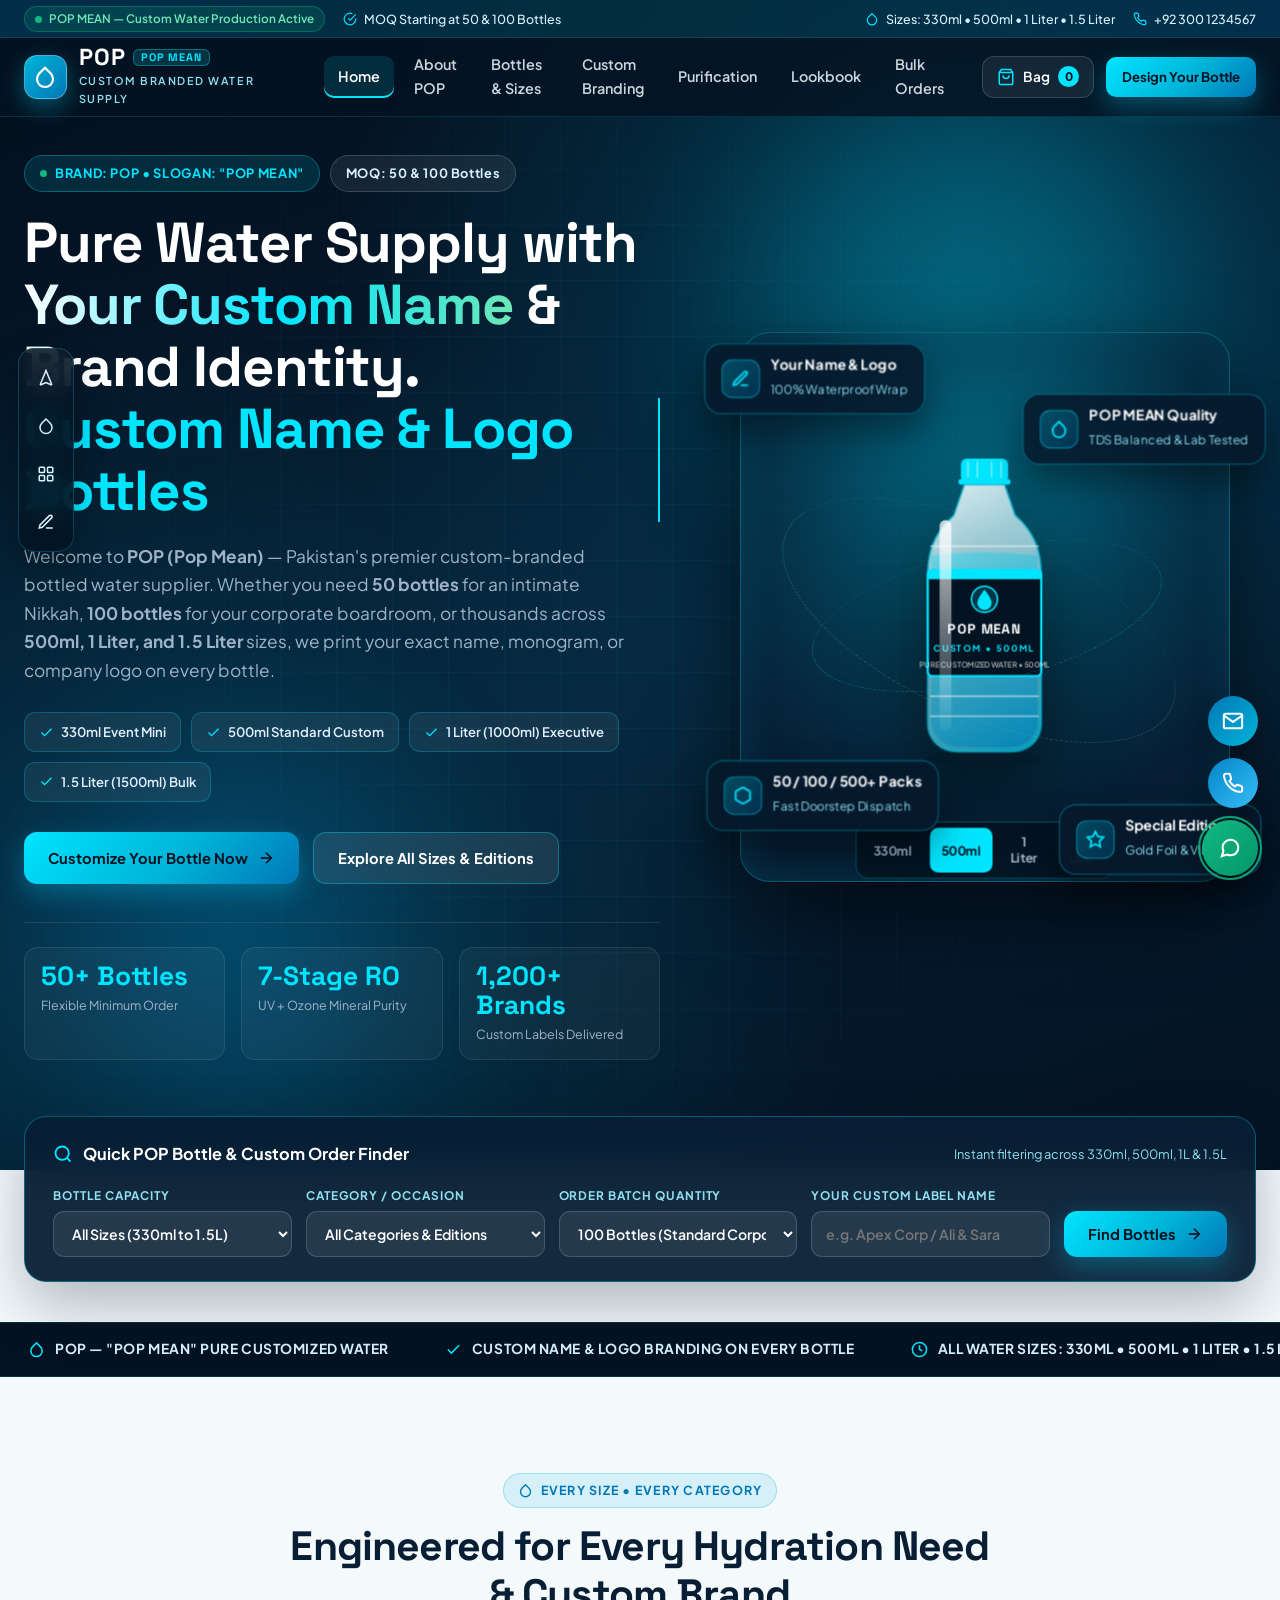
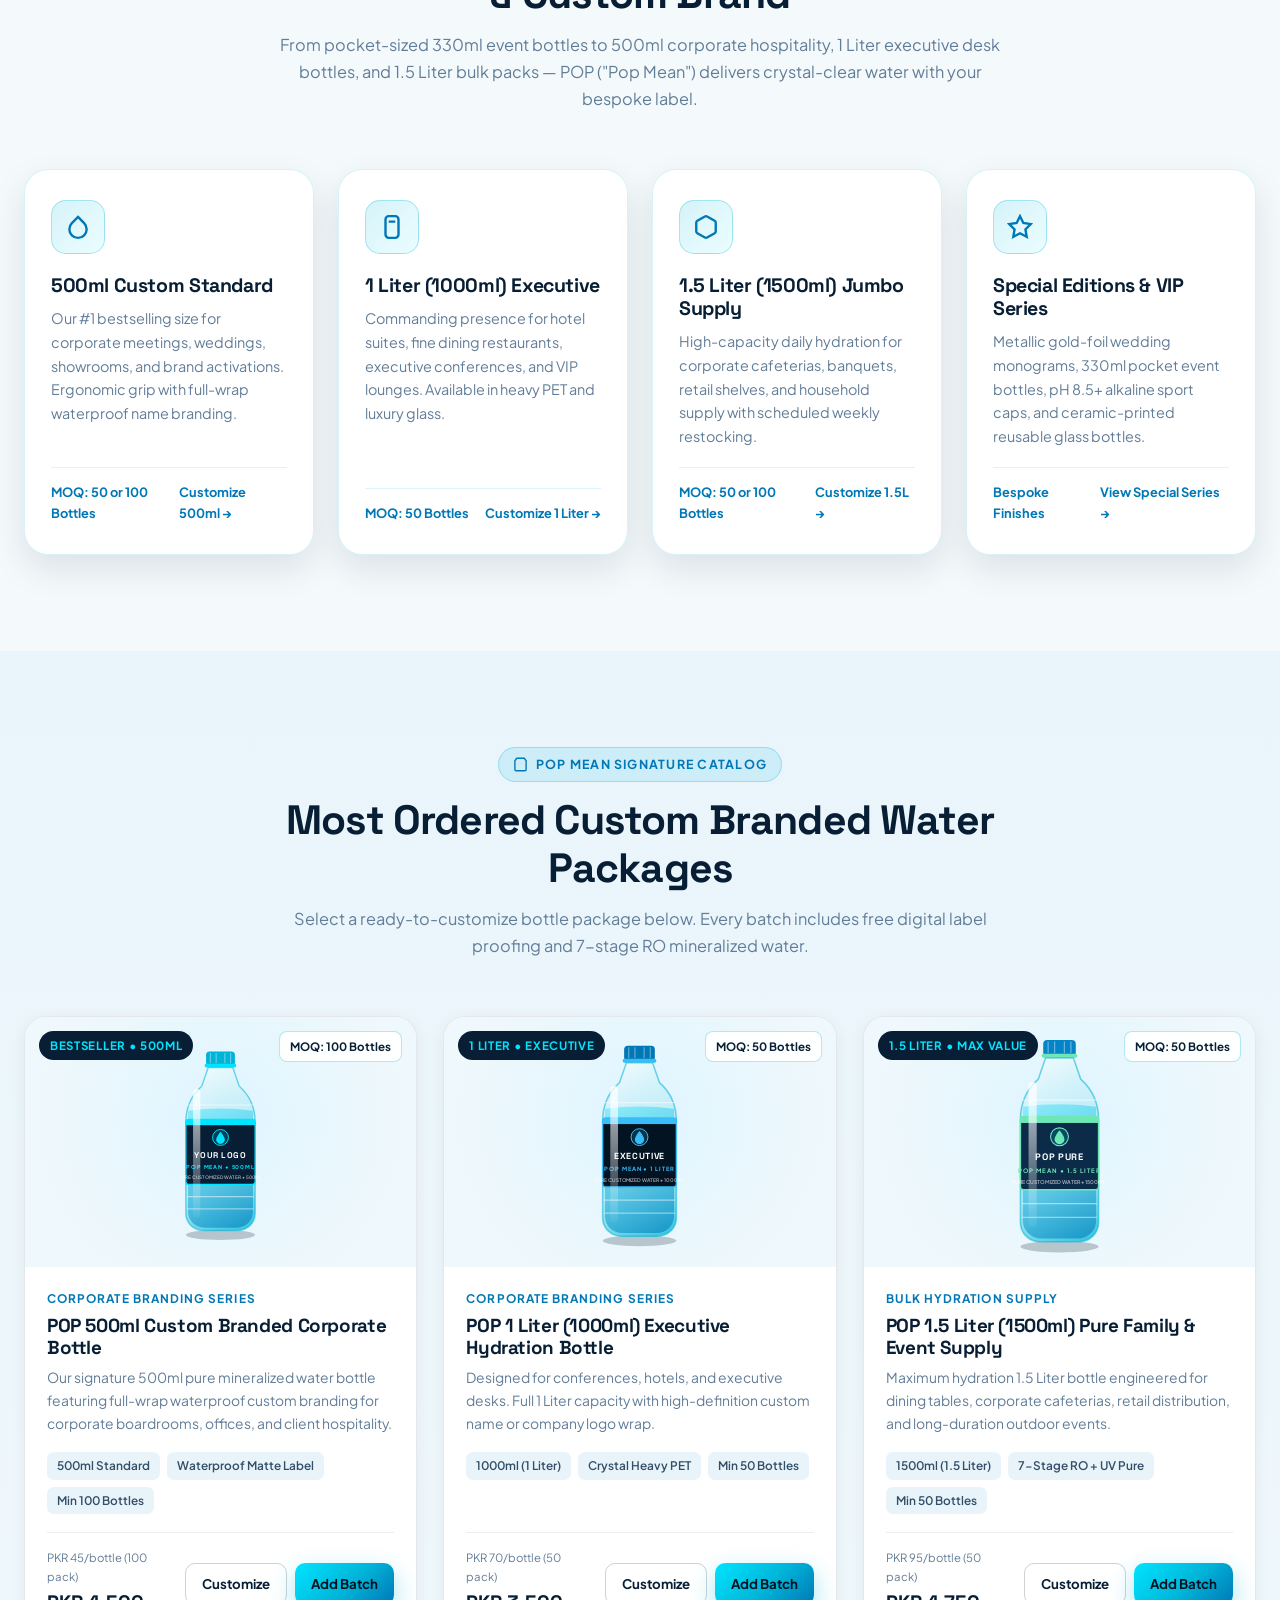
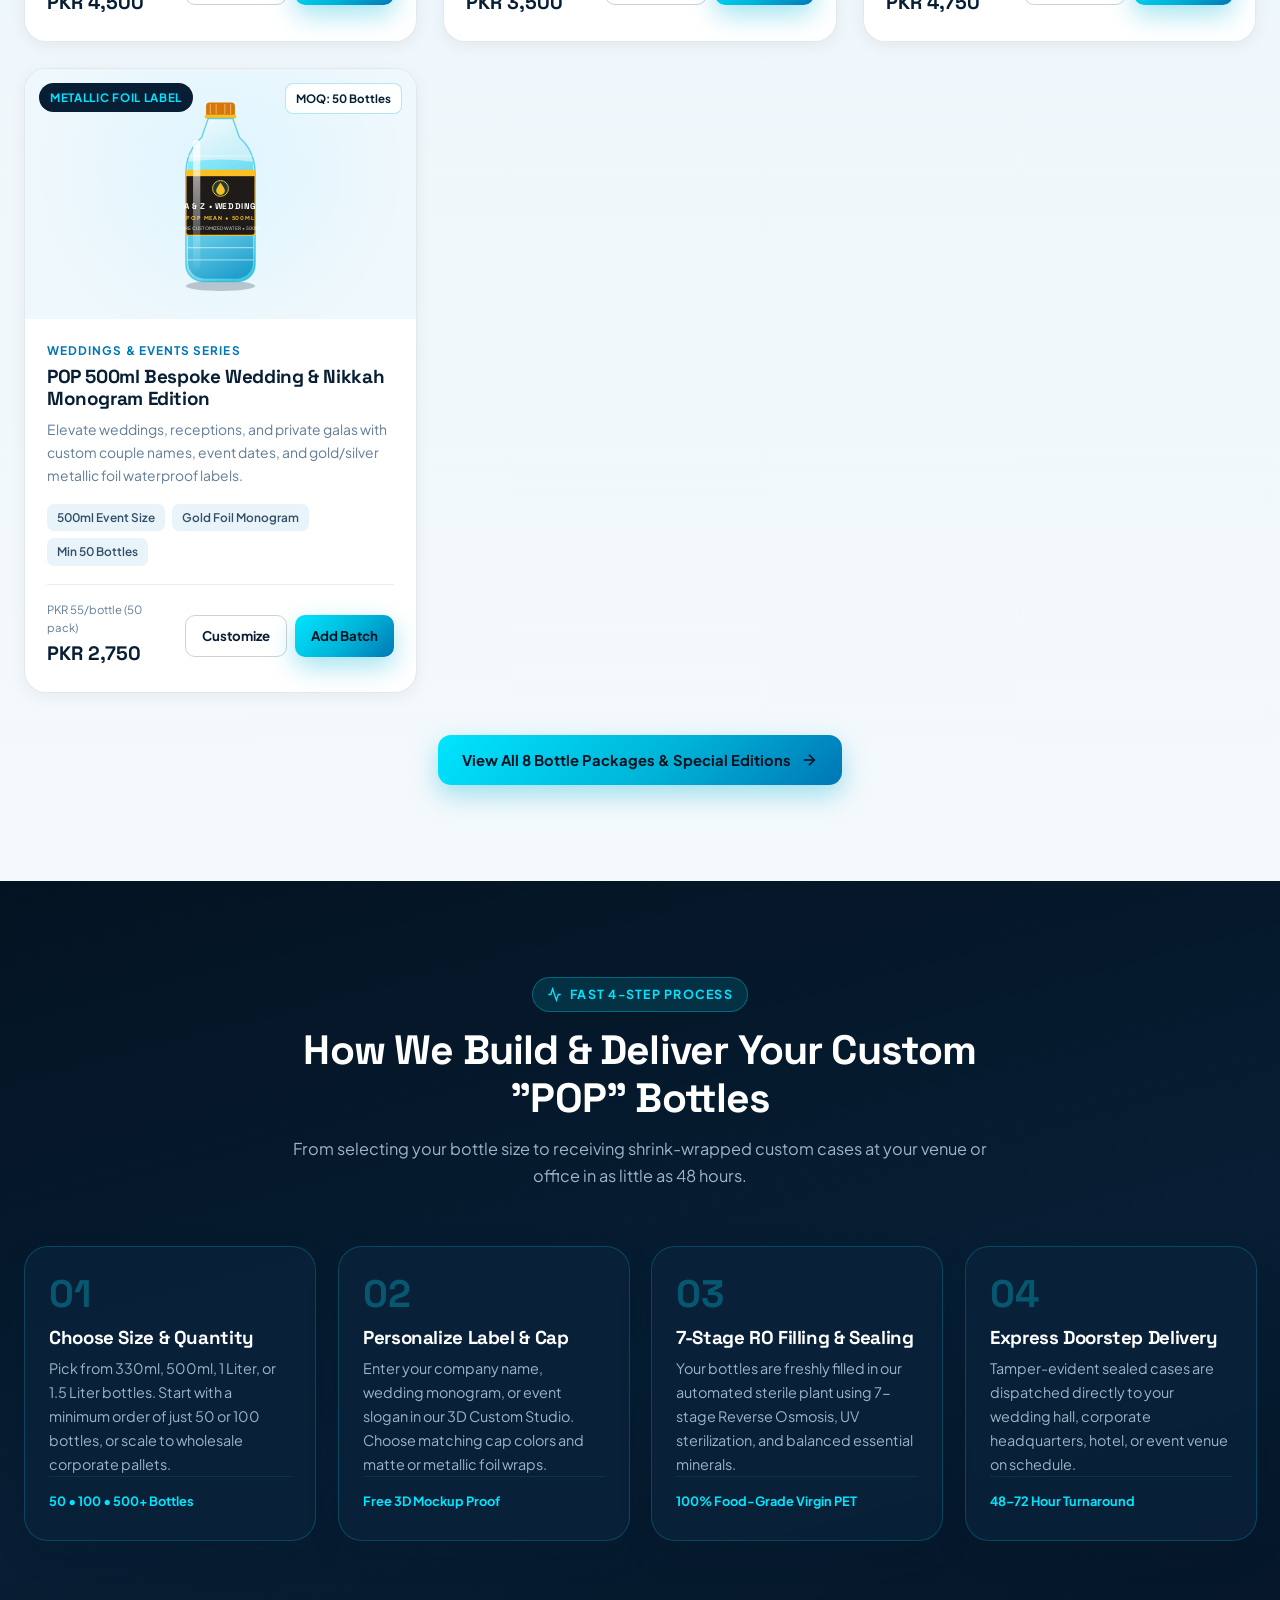
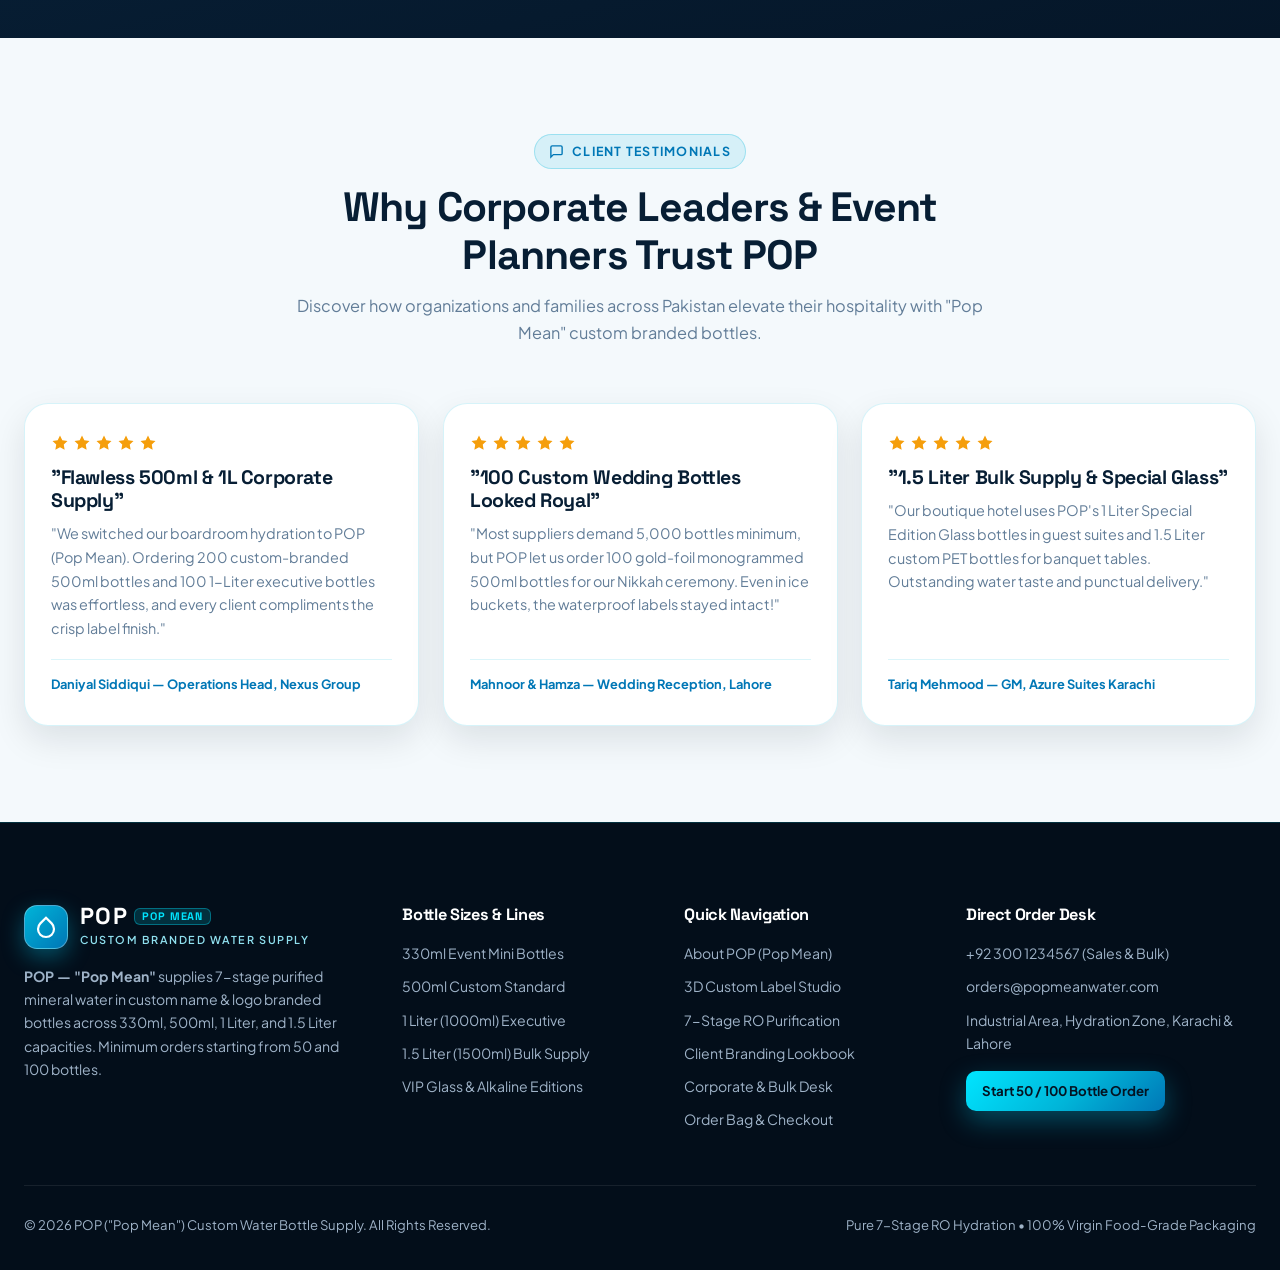
<file: index.html>
<!DOCTYPE html>
<html lang="en">
<head>
  <meta charset="UTF-8" />
  <meta name="viewport" content="width=device-width, initial-scale=1.0" />
  <title>POP — Pop Mean | Custom Branded Water Bottle Supply (500ml, 1L, 1.5L)</title>
  <meta name="description" content="POP (Pop Mean) supplies pure mineralized drinking water in fully customized name and logo branded bottles across 330ml, 500ml, 1 Liter, and 1.5 Liter sizes. Minimum orders from 50 and 100 bottles." />
  <link rel="stylesheet" href="assets/css/style.css" />
</head>
<body>

  <!-- Top Scroll Progress Bar -->
  <div class="scroll-progress-bar"></div>

  <!-- Left Quick-Access Rail -->
  <aside class="left-quick-rail" aria-label="Quick Section Navigation">
    <a href="#hero" class="rail-btn" aria-label="Top Hero Stage">
      <svg viewBox="0 0 24 24" fill="none" stroke="currentColor" stroke-width="2"><path d="M12 2L4.5 20.29l.71.71L12 18l6.79 3 .71-.71z"/></svg>
      <span class="rail-tooltip">3D Bottle Stage</span>
    </a>
    <a href="#sizes" class="rail-btn" aria-label="Bottle Sizes">
      <svg viewBox="0 0 24 24" fill="none" stroke="currentColor" stroke-width="2"><path d="M12 2.69l5.66 5.66a8 8 0 1 1-11.31 0z"/></svg>
      <span class="rail-tooltip">500ml • 1L • 1.5L</span>
    </a>
    <a href="#bestsellers" class="rail-btn" aria-label="Custom Catalog">
      <svg viewBox="0 0 24 24" fill="none" stroke="currentColor" stroke-width="2"><rect x="3" y="3" width="7" height="7" rx="1"/><rect x="14" y="3" width="7" height="7" rx="1"/><rect x="14" y="14" width="7" height="7" rx="1"/><rect x="3" y="14" width="7" height="7" rx="1"/></svg>
      <span class="rail-tooltip">Bestselling Packs</span>
    </a>
    <a href="custom.html" class="rail-btn" aria-label="Custom Label Studio">
      <svg viewBox="0 0 24 24" fill="none" stroke="currentColor" stroke-width="2"><path d="M12 20h9"/><path d="M16.5 3.5a2.121 2.121 0 0 1 3 3L7 19l-4 1 1-4L16.5 3.5z"/></svg>
      <span class="rail-tooltip">Name Branding Studio</span>
    </a>
  </aside>

  <!-- Unified Fixed Header (Topbar + 3-Zone Main Navbar) -->
  <header class="site-header">
    <div class="header-topbar">
      <div class="container topbar-inner">
        <div class="topbar-left">
          <span class="live-status-pill">
            <span class="pulse-dot"></span>
            POP MEAN — Custom Water Production Active
          </span>
          <span class="topbar-item">
            <svg viewBox="0 0 24 24" fill="none" stroke="currentColor" stroke-width="2"><path d="M22 11.08V12a10 10 0 1 1-5.93-9.14"/><polyline points="22 4 12 14.01 9 11.01"/></svg>
            MOQ Starting at 50 &amp; 100 Bottles
          </span>
        </div>
        <div class="topbar-right">
          <span class="topbar-item">
            <svg viewBox="0 0 24 24" fill="none" stroke="currentColor" stroke-width="2"><path d="M12 2.69l5.66 5.66a8 8 0 1 1-11.31 0z"/></svg>
            Sizes: 330ml • 500ml • 1 Liter • 1.5 Liter
          </span>
          <a href="contact.html" class="topbar-item">
            <svg viewBox="0 0 24 24" fill="none" stroke="currentColor" stroke-width="2"><path d="M22 16.92v3a2 2 0 0 1-2.18 2 19.79 19.79 0 0 1-8.63-3.07 19.5 19.5 0 0 1-6-6 19.79 19.79 0 0 1-3.07-8.67A2 2 0 0 1 4.11 2h3a2 2 0 0 1 2 1.72c.127.96.361 1.903.7 2.81a2 2 0 0 1-.45 2.11L8.09 9.91a16 16 0 0 0 6 6l1.27-1.27a2 2 0 0 1 2.11-.45c.907.339 1.85.573 2.81.7A2 2 0 0 1 22 16.92z"/></svg>
            +92 300 1234567
          </a>
        </div>
      </div>
    </div>

    <div class="navbar-main">
      <div class="container navbar-inner">
        <!-- Zone 1: Brand Left -->
        <a href="index.html" class="brand-logo">
          <div class="brand-mark">
            <svg viewBox="0 0 24 24" fill="none" stroke="currentColor" stroke-width="2.2">
              <path d="M12 2.69l5.66 5.66a8 8 0 1 1-11.31 0z"/>
            </svg>
          </div>
          <div class="brand-text">
            <div class="brand-title">POP <span>POP MEAN</span></div>
            <div class="brand-subtitle">Custom Branded Water Supply</div>
          </div>
        </a>

        <!-- Zone 2: Nav Center -->
        <nav class="nav-menu" aria-label="Primary Navigation">
          <div class="nav-item">
            <a href="index.html" class="nav-link active">Home</a>
          </div>
          <div class="nav-item">
            <a href="about.html" class="nav-link">About POP</a>
          </div>
          <div class="nav-item">
            <a href="collections.html" class="nav-link">
              Bottles &amp; Sizes
              <svg viewBox="0 0 24 24" fill="none" stroke="currentColor" stroke-width="2.2"><polyline points="6 9 12 15 18 9"/></svg>
            </a>
            <div class="nav-dropdown">
              <a href="collections.html?size=500ml" class="dropdown-link">
                <div class="dropdown-icon">
                  <svg viewBox="0 0 24 24" fill="none" stroke="currentColor" stroke-width="2"><path d="M12 2.69l5.66 5.66a8 8 0 1 1-11.31 0z"/></svg>
                </div>
                <div class="dropdown-info">
                  <strong>500ml Custom Bottles</strong>
                  <span>Events, Weddings &amp; Offices (50/100+)</span>
                </div>
              </a>
              <a href="collections.html?size=1000ml" class="dropdown-link">
                <div class="dropdown-icon">
                  <svg viewBox="0 0 24 24" fill="none" stroke="currentColor" stroke-width="2"><rect x="6" y="3" width="12" height="18" rx="3"/></svg>
                </div>
                <div class="dropdown-info">
                  <strong>1 Liter (1000ml) Executive</strong>
                  <span>Conferences, Hotels &amp; Fine Dining</span>
                </div>
              </a>
              <a href="collections.html?size=1500ml" class="dropdown-link">
                <div class="dropdown-icon">
                  <svg viewBox="0 0 24 24" fill="none" stroke="currentColor" stroke-width="2"><path d="M21 16V8a2 2 0 0 0-1-1.73l-7-4a2 2 0 0 0-2 0l-7 4A2 2 0 0 0 3 8v8a2 2 0 0 0 1 1.73l7 4a2 2 0 0 0 2 0l7-4A2 2 0 0 0 21 16z"/></svg>
                </div>
                <div class="dropdown-info">
                  <strong>1.5 Liter (1500ml) Bulk Supply</strong>
                  <span>Corporate Pantry &amp; Family Hydration</span>
                </div>
              </a>
              <a href="collections.html?category=special" class="dropdown-link">
                <div class="dropdown-icon">
                  <svg viewBox="0 0 24 24" fill="none" stroke="currentColor" stroke-width="2"><polygon points="12 2 15.09 8.26 22 9.27 17 14.14 18.18 21.02 12 17.77 5.82 21.02 7 14.14 2 9.27 8.91 8.26 12 2"/></svg>
                </div>
                <div class="dropdown-info">
                  <strong>Special Editions</strong>
                  <span>VIP Glass &amp; Alkaline pH 8.5+ Series</span>
                </div>
              </a>
            </div>
          </div>
          <div class="nav-item">
            <a href="custom.html" class="nav-link">Custom Branding</a>
          </div>
          <div class="nav-item">
            <a href="technology.html" class="nav-link">Purification</a>
          </div>
          <div class="nav-item">
            <a href="gallery.html" class="nav-link">Lookbook</a>
          </div>
          <div class="nav-item">
            <a href="contact.html" class="nav-link">Bulk Orders</a>
          </div>
        </nav>

        <!-- Zone 3: Actions Right -->
        <div class="navbar-actions">
          <a href="cart.html" class="cart-trigger-btn" aria-label="View Order Bag">
            <svg viewBox="0 0 24 24" fill="none" stroke="currentColor" stroke-width="2"><path d="M6 2L3 6v14a2 2 0 0 0 2 2h14a2 2 0 0 0 2-2V6l-3-4z"/><line x1="3" y1="6" x2="21" y2="6"/><path d="M16 10a4 4 0 0 1-8 0"/></svg>
            <span>Bag</span>
            <span class="cart-count-badge">0</span>
          </a>
          <a href="custom.html" class="btn btn-primary btn-sm">Design Your Bottle</a>
          <button type="button" class="mobile-menu-toggle" aria-label="Open Menu">
            <svg viewBox="0 0 24 24" fill="none" stroke="currentColor" stroke-width="2.2"><line x1="3" y1="12" x2="21" y2="12"/><line x1="3" y1="6" x2="21" y2="6"/><line x1="3" y1="18" x2="21" y2="18"/></svg>
          </button>
        </div>
      </div>
    </div>
  </header>

  <!-- 3D Hero Stage -->
  <section id="hero" class="hero-section">
    <div class="hero-grid-overlay"></div>
    <div class="hero-orb hero-orb-1"></div>
    <div class="hero-orb hero-orb-2"></div>

    <div class="container hero-layout">
      <!-- Left Hero Copy -->
      <div class="hero-copy reveal-3d">
        <div class="hero-badge-row">
          <span class="hero-pill">
            <span class="pulse-dot"></span>
            BRAND: POP • SLOGAN: "POP MEAN"
          </span>
          <span class="hero-pill hero-pill-secondary">MOQ: 50 &amp; 100 Bottles</span>
        </div>

        <h1 class="hero-title">
          Pure Water Supply with <span class="gradient-text">Your Custom Name</span> &amp; Brand Identity.<br />
          <span id="hero-typewriter" class="typewriter-wrap">500ml • 1 Liter • 1.5 Liter Sizes</span>
        </h1>

        <p class="hero-description">
          Welcome to <strong>POP (Pop Mean)</strong> — Pakistan's premier custom-branded bottled water supplier. Whether you need <strong>50 bottles</strong> for an intimate Nikkah, <strong>100 bottles</strong> for your corporate boardroom, or thousands across <strong>500ml, 1 Liter, and 1.5 Liter</strong> sizes, we print your exact name, monogram, or company logo on every bottle.
        </p>

        <div class="hero-size-chips">
          <span class="size-chip">
            <svg viewBox="0 0 24 24" fill="none" stroke="currentColor" stroke-width="2.2"><polyline points="20 6 9 17 4 12"/></svg>
            330ml Event Mini
          </span>
          <span class="size-chip">
            <svg viewBox="0 0 24 24" fill="none" stroke="currentColor" stroke-width="2.2"><polyline points="20 6 9 17 4 12"/></svg>
            500ml Standard Custom
          </span>
          <span class="size-chip">
            <svg viewBox="0 0 24 24" fill="none" stroke="currentColor" stroke-width="2.2"><polyline points="20 6 9 17 4 12"/></svg>
            1 Liter (1000ml) Executive
          </span>
          <span class="size-chip">
            <svg viewBox="0 0 24 24" fill="none" stroke="currentColor" stroke-width="2.2"><polyline points="20 6 9 17 4 12"/></svg>
            1.5 Liter (1500ml) Bulk
          </span>
        </div>

        <div class="hero-cta-group">
          <a href="custom.html" class="btn btn-primary">
            Customize Your Bottle Now
            <svg viewBox="0 0 24 24" fill="none" stroke="currentColor" stroke-width="2.2"><line x1="5" y1="12" x2="19" y2="12"/><polyline points="12 5 19 12 12 19"/></svg>
          </a>
          <a href="collections.html" class="btn btn-secondary">
            Explore All Sizes &amp; Editions
          </a>
        </div>

        <div class="hero-metrics-grid">
          <div class="hero-metric-card">
            <div class="hero-metric-value" data-count="50" data-suffix="+ Bottles">50+ Bottles</div>
            <div class="hero-metric-label">Flexible Minimum Order</div>
          </div>
          <div class="hero-metric-card">
            <div class="hero-metric-value" data-count="7" data-suffix="-Stage RO">7-Stage RO</div>
            <div class="hero-metric-label">UV + Ozone Mineral Purity</div>
          </div>
          <div class="hero-metric-card">
            <div class="hero-metric-value" data-count="1200" data-suffix="+ Brands">1,200+ Brands</div>
            <div class="hero-metric-label">Custom Labels Delivered</div>
          </div>
        </div>
      </div>

      <!-- Right 3D Interactive Bottle Visual Stage -->
      <div class="hero-3d-stage-wrap reveal-3d">
        <div class="hero-3d-stage">
          <div class="orbit-ring orbit-ring-1"></div>
          <div class="orbit-ring orbit-ring-2"></div>

          <!-- Floating 3D Depth Chip 1 -->
          <div class="stage-depth-chip stage-chip-top-left">
            <div class="chip-icon-box">
              <svg viewBox="0 0 24 24" fill="none" stroke="currentColor" stroke-width="2.2"><path d="M12 20h9"/><path d="M16.5 3.5a2.121 2.121 0 0 1 3 3L7 19l-4 1 1-4L16.5 3.5z"/></svg>
            </div>
            <div class="chip-meta">
              <strong>Your Name &amp; Logo</strong>
              <span>100% Waterproof Wrap</span>
            </div>
          </div>

          <!-- Floating 3D Depth Chip 2 -->
          <div class="stage-depth-chip stage-chip-top-right">
            <div class="chip-icon-box">
              <svg viewBox="0 0 24 24" fill="none" stroke="currentColor" stroke-width="2.2"><path d="M12 2.69l5.66 5.66a8 8 0 1 1-11.31 0z"/></svg>
            </div>
            <div class="chip-meta">
              <strong>POP MEAN Quality</strong>
              <span>TDS Balanced &amp; Lab Tested</span>
            </div>
          </div>

          <!-- Central Dynamic 3D Bottle Object -->
          <div id="hero-bottle-3d-mount" class="hero-bottle-3d-object"></div>

          <!-- Floating 3D Depth Chip 3 -->
          <div class="stage-depth-chip stage-chip-bottom-left">
            <div class="chip-icon-box">
              <svg viewBox="0 0 24 24" fill="none" stroke="currentColor" stroke-width="2.2"><path d="M21 16V8a2 2 0 0 0-1-1.73l-7-4a2 2 0 0 0-2 0l-7 4A2 2 0 0 0 3 8v8a2 2 0 0 0 1 1.73l7 4a2 2 0 0 0 2 0l7-4A2 2 0 0 0 21 16z"/></svg>
            </div>
            <div class="chip-meta">
              <strong>50 / 100 / 500+ Packs</strong>
              <span>Fast Doorstep Dispatch</span>
            </div>
          </div>

          <!-- Floating 3D Depth Chip 4 -->
          <div class="stage-depth-chip stage-chip-bottom-right">
            <div class="chip-icon-box">
              <svg viewBox="0 0 24 24" fill="none" stroke="currentColor" stroke-width="2.2"><polygon points="12 2 15.09 8.26 22 9.27 17 14.14 18.18 21.02 12 17.77 5.82 21.02 7 14.14 2 9.27 8.91 8.26 12 2"/></svg>
            </div>
            <div class="chip-meta">
              <strong>Special Editions</strong>
              <span>Gold Foil &amp; VIP Glass</span>
            </div>
          </div>

          <!-- Interactive Bottle Size Switcher inside 3D Stage -->
          <div class="stage-size-switcher" role="group" aria-label="Preview Bottle Size">
            <button type="button" class="stage-size-btn" data-size="330ml">330ml</button>
            <button type="button" class="stage-size-btn active" data-size="500ml">500ml</button>
            <button type="button" class="stage-size-btn" data-size="1000ml">1 Liter</button>
            <button type="button" class="stage-size-btn" data-size="1500ml">1.5 Liter</button>
          </div>
        </div>
      </div>
    </div>
  </section>

  <!-- Overlapping Quick Bottle & Hydration Finder Bar -->
  <div class="container quick-finder-wrap reveal-3d">
    <form class="quick-finder-card" action="collections.html" method="get">
      <div class="finder-header">
        <div class="finder-title">
          <svg viewBox="0 0 24 24" fill="none" stroke="currentColor" stroke-width="2.2"><circle cx="11" cy="11" r="8"/><line x1="21" y1="21" x2="16.65" y2="16.65"/></svg>
          <span>Quick POP Bottle &amp; Custom Order Finder</span>
        </div>
        <span style="font-size: 0.8rem; color: var(--cyan-soft);">Instant filtering across 330ml, 500ml, 1L &amp; 1.5L</span>
      </div>
      <div class="finder-grid">
        <div class="finder-field">
          <label for="qf-size">Bottle Capacity</label>
          <select id="qf-size" name="size" class="finder-select">
            <option value="all">All Sizes (330ml to 1.5L)</option>
            <option value="500ml">500ml Standard Bottle</option>
            <option value="1000ml">1 Liter (1000ml) Bottle</option>
            <option value="1500ml">1.5 Liter (1500ml) Bottle</option>
            <option value="330ml">330ml Mini Event Bottle</option>
          </select>
        </div>
        <div class="finder-field">
          <label for="qf-cat">Category / Occasion</label>
          <select id="qf-cat" name="category" class="finder-select">
            <option value="all">All Categories &amp; Editions</option>
            <option value="corporate">Corporate Office Branding</option>
            <option value="events">Weddings, Nikkah &amp; Events</option>
            <option value="bulk">Bulk Supply (1L &amp; 1.5L)</option>
            <option value="special">Special Editions (Glass / Alkaline)</option>
          </select>
        </div>
        <div class="finder-field">
          <label for="qf-qty">Order Batch Quantity</label>
          <select id="qf-qty" class="finder-select">
            <option value="50">50 Bottles (Starter Event Pack)</option>
            <option value="100" selected>100 Bottles (Standard Corporate)</option>
            <option value="250">250 Bottles (Event &amp; Banquet)</option>
            <option value="500">500+ Bottles (Wholesale Supply)</option>
          </select>
        </div>
        <div class="finder-field">
          <label for="qf-brand">Your Custom Label Name</label>
          <input id="qf-brand" type="text" class="finder-input" placeholder="e.g. Apex Corp / Ali & Sara" />
        </div>
        <button type="submit" class="btn btn-primary" style="height: 46px;">
          Find Bottles
          <svg viewBox="0 0 24 24" fill="none" stroke="currentColor" stroke-width="2.2"><line x1="5" y1="12" x2="19" y2="12"/><polyline points="12 5 19 12 12 19"/></svg>
        </button>
      </div>
    </form>
  </div>

  <!-- Infinite Brand Ticker Marquee -->
  <div class="marquee-bar" aria-label="POP Brand Highlights">
    <div class="marquee-track">
      <span class="marquee-item">
        <svg viewBox="0 0 24 24" fill="none" stroke="currentColor" stroke-width="2.2"><path d="M12 2.69l5.66 5.66a8 8 0 1 1-11.31 0z"/></svg>
        POP — "POP MEAN" PURE CUSTOMIZED WATER
      </span>
      <span class="marquee-item">
        <svg viewBox="0 0 24 24" fill="none" stroke="currentColor" stroke-width="2.2"><polyline points="20 6 9 17 4 12"/></svg>
        CUSTOM NAME &amp; LOGO BRANDING ON EVERY BOTTLE
      </span>
      <span class="marquee-item">
        <svg viewBox="0 0 24 24" fill="none" stroke="currentColor" stroke-width="2.2"><circle cx="12" cy="12" r="10"/><path d="M12 6v6l4 2"/></svg>
        ALL WATER SIZES: 330ML • 500ML • 1 LITER • 1.5 LITER
      </span>
      <span class="marquee-item">
        <svg viewBox="0 0 24 24" fill="none" stroke="currentColor" stroke-width="2.2"><polygon points="12 2 15.09 8.26 22 9.27 17 14.14 18.18 21.02 12 17.77 5.82 21.02 7 14.14 2 9.27 8.91 8.26 12 2"/></svg>
        ORDER FROM MINIMUM 50 OR 100 BOTTLES UP TO 10,000+
      </span>
      <!-- Duplicate for seamless loop -->
      <span class="marquee-item">
        <svg viewBox="0 0 24 24" fill="none" stroke="currentColor" stroke-width="2.2"><path d="M12 2.69l5.66 5.66a8 8 0 1 1-11.31 0z"/></svg>
        POP — "POP MEAN" PURE CUSTOMIZED WATER
      </span>
      <span class="marquee-item">
        <svg viewBox="0 0 24 24" fill="none" stroke="currentColor" stroke-width="2.2"><polyline points="20 6 9 17 4 12"/></svg>
        CUSTOM NAME &amp; LOGO BRANDING ON EVERY BOTTLE
      </span>
      <span class="marquee-item">
        <svg viewBox="0 0 24 24" fill="none" stroke="currentColor" stroke-width="2.2"><circle cx="12" cy="12" r="10"/><path d="M12 6v6l4 2"/></svg>
        ALL WATER SIZES: 330ML • 500ML • 1 LITER • 1.5 LITER
      </span>
      <span class="marquee-item">
        <svg viewBox="0 0 24 24" fill="none" stroke="currentColor" stroke-width="2.2"><polygon points="12 2 15.09 8.26 22 9.27 17 14.14 18.18 21.02 12 17.77 5.82 21.02 7 14.14 2 9.27 8.91 8.26 12 2"/></svg>
        ORDER FROM MINIMUM 50 OR 100 BOTTLES UP TO 10,000+
      </span>
    </div>
  </div>

  <!-- Complete Bottle Size & Category Breakdown Section -->
  <section id="sizes" class="section">
    <div class="container">
      <div class="section-header reveal-3d">
        <span class="section-eyebrow">
          <svg viewBox="0 0 24 24" fill="none" stroke="currentColor" stroke-width="2.2"><path d="M12 2.69l5.66 5.66a8 8 0 1 1-11.31 0z"/></svg>
          Every Size • Every Category
        </span>
        <h2 class="section-title">Engineered for Every Hydration Need &amp; Custom Brand</h2>
        <p class="section-subtitle">
          From pocket-sized 330ml event bottles to 500ml corporate hospitality, 1 Liter executive desk bottles, and 1.5 Liter bulk packs — POP ("Pop Mean") delivers crystal-clear water with your bespoke label.
        </p>
      </div>

      <div class="features-grid">
        <!-- Card 1: 500ml -->
        <div class="tilt-card feature-card reveal-3d">
          <div class="icon-badge">
            <svg viewBox="0 0 24 24" fill="none" stroke="currentColor" stroke-width="2.2"><path d="M12 2.69l5.66 5.66a8 8 0 1 1-11.31 0z"/></svg>
          </div>
          <h3>500ml Custom Standard</h3>
          <p>Our #1 bestselling size for corporate meetings, weddings, showrooms, and brand activations. Ergonomic grip with full-wrap waterproof name branding.</p>
          <div class="feature-card-footer">
            <span>MOQ: 50 or 100 Bottles</span>
            <a href="custom.html?size=500ml">Customize 500ml &rarr;</a>
          </div>
        </div>

        <!-- Card 2: 1 Liter -->
        <div class="tilt-card feature-card reveal-3d">
          <div class="icon-badge">
            <svg viewBox="0 0 24 24" fill="none" stroke="currentColor" stroke-width="2.2"><rect x="6" y="2" width="12" height="20" rx="3"/><line x1="9" y1="7" x2="15" y2="7"/></svg>
          </div>
          <h3>1 Liter (1000ml) Executive</h3>
          <p>Commanding presence for hotel suites, fine dining restaurants, executive conferences, and VIP lounges. Available in heavy PET and luxury glass.</p>
          <div class="feature-card-footer">
            <span>MOQ: 50 Bottles</span>
            <a href="custom.html?size=1000ml">Customize 1 Liter &rarr;</a>
          </div>
        </div>

        <!-- Card 3: 1.5 Liter -->
        <div class="tilt-card feature-card reveal-3d">
          <div class="icon-badge">
            <svg viewBox="0 0 24 24" fill="none" stroke="currentColor" stroke-width="2.2"><path d="M21 16V8a2 2 0 0 0-1-1.73l-7-4a2 2 0 0 0-2 0l-7 4A2 2 0 0 0 3 8v8a2 2 0 0 0 1 1.73l7 4a2 2 0 0 0 2 0l7-4A2 2 0 0 0 21 16z"/></svg>
          </div>
          <h3>1.5 Liter (1500ml) Jumbo Supply</h3>
          <p>High-capacity daily hydration for corporate cafeterias, banquets, retail shelves, and household supply with scheduled weekly restocking.</p>
          <div class="feature-card-footer">
            <span>MOQ: 50 or 100 Bottles</span>
            <a href="custom.html?size=1500ml">Customize 1.5L &rarr;</a>
          </div>
        </div>

        <!-- Card 4: Special Editions -->
        <div class="tilt-card feature-card reveal-3d">
          <div class="icon-badge">
            <svg viewBox="0 0 24 24" fill="none" stroke="currentColor" stroke-width="2.2"><polygon points="12 2 15.09 8.26 22 9.27 17 14.14 18.18 21.02 12 17.77 5.82 21.02 7 14.14 2 9.27 8.91 8.26 12 2"/></svg>
          </div>
          <h3>Special Editions &amp; VIP Series</h3>
          <p>Metallic gold-foil wedding monograms, 330ml pocket event bottles, pH 8.5+ alkaline sport caps, and ceramic-printed reusable glass bottles.</p>
          <div class="feature-card-footer">
            <span>Bespoke Finishes</span>
            <a href="collections.html?category=special">View Special Series &rarr;</a>
          </div>
        </div>
      </div>
    </div>
  </section>

  <!-- Bestselling Custom Bottles Section -->
  <section id="bestsellers" class="section section-ice">
    <div class="container">
      <div class="section-header reveal-3d">
        <span class="section-eyebrow">
          <svg viewBox="0 0 24 24" fill="none" stroke="currentColor" stroke-width="2.2"><path d="M6 2L3 6v14a2 2 0 0 0 2 2h14a2 2 0 0 0 2-2V6l-3-4z"/></svg>
          POP Mean Signature Catalog
        </span>
        <h2 class="section-title">Most Ordered Custom Branded Water Packages</h2>
        <p class="section-subtitle">
          Select a ready-to-customize bottle package below. Every batch includes free digital label proofing and 7-stage RO mineralized water.
        </p>
      </div>

      <!-- Dynamically populated by main.js -->
      <div id="home-products-grid" class="products-grid reveal-3d"></div>

      <div style="text-align: center; margin-top: 42px;">
        <a href="collections.html" class="btn btn-primary">
          View All 8 Bottle Packages &amp; Special Editions
          <svg viewBox="0 0 24 24" fill="none" stroke="currentColor" stroke-width="2.2"><line x1="5" y1="12" x2="19" y2="12"/><polyline points="12 5 19 12 12 19"/></svg>
        </a>
      </div>
    </div>
  </section>

  <!-- 4-Step Custom Branding & Supply Workflow -->
  <section class="section section-dark">
    <div class="container">
      <div class="section-header reveal-3d">
        <span class="section-eyebrow">
          <svg viewBox="0 0 24 24" fill="none" stroke="currentColor" stroke-width="2.2"><polyline points="22 12 18 12 15 21 9 3 6 12 2 12"/></svg>
          Fast 4-Step Process
        </span>
        <h2 class="section-title">How We Build &amp; Deliver Your Custom "POP" Bottles</h2>
        <p class="section-subtitle">
          From selecting your bottle size to receiving shrink-wrapped custom cases at your venue or office in as little as 48 hours.
        </p>
      </div>

      <div class="workflow-grid">
        <div class="tilt-card workflow-step-card reveal-3d">
          <div class="step-number">01</div>
          <h3>Choose Size &amp; Quantity</h3>
          <p style="color: var(--text-light-muted); font-size: 0.9rem; margin-top: 8px;">
            Pick from 330ml, 500ml, 1 Liter, or 1.5 Liter bottles. Start with a minimum order of just 50 or 100 bottles, or scale to wholesale corporate pallets.
          </p>
          <div class="feature-card-footer">
            <span>50 • 100 • 500+ Bottles</span>
          </div>
        </div>

        <div class="tilt-card workflow-step-card reveal-3d">
          <div class="step-number">02</div>
          <h3>Personalize Label &amp; Cap</h3>
          <p style="color: var(--text-light-muted); font-size: 0.9rem; margin-top: 8px;">
            Enter your company name, wedding monogram, or event slogan in our 3D Custom Studio. Choose matching cap colors and matte or metallic foil wraps.
          </p>
          <div class="feature-card-footer">
            <span>Free 3D Mockup Proof</span>
          </div>
        </div>

        <div class="tilt-card workflow-step-card reveal-3d">
          <div class="step-number">03</div>
          <h3>7-Stage RO Filling &amp; Sealing</h3>
          <p style="color: var(--text-light-muted); font-size: 0.9rem; margin-top: 8px;">
            Your bottles are freshly filled in our automated sterile plant using 7-stage Reverse Osmosis, UV sterilization, and balanced essential minerals.
          </p>
          <div class="feature-card-footer">
            <span>100% Food-Grade Virgin PET</span>
          </div>
        </div>

        <div class="tilt-card workflow-step-card reveal-3d">
          <div class="step-number">04</div>
          <h3>Express Doorstep Delivery</h3>
          <p style="color: var(--text-light-muted); font-size: 0.9rem; margin-top: 8px;">
            Tamper-evident sealed cases are dispatched directly to your wedding hall, corporate headquarters, hotel, or event venue on schedule.
          </p>
          <div class="feature-card-footer">
            <span>48–72 Hour Turnaround</span>
          </div>
        </div>
      </div>
    </div>
  </section>

  <!-- Client Reviews & Corporate Trust Section -->
  <section class="section">
    <div class="container">
      <div class="section-header reveal-3d">
        <span class="section-eyebrow">
          <svg viewBox="0 0 24 24" fill="none" stroke="currentColor" stroke-width="2.2"><path d="M21 15a2 2 0 0 1-2 2H7l-4 4V5a2 2 0 0 1 2-2h14a2 2 0 0 1 2 2z"/></svg>
          Client Testimonials
        </span>
        <h2 class="section-title">Why Corporate Leaders &amp; Event Planners Trust POP</h2>
        <p class="section-subtitle">
          Discover how organizations and families across Pakistan elevate their hospitality with "Pop Mean" custom branded bottles.
        </p>
      </div>

      <div class="features-grid">
        <div class="tilt-card feature-card reveal-3d">
          <div style="color: var(--gold-accent); display: flex; gap: 4px; margin-bottom: 14px;">
            <svg width="18" height="18" viewBox="0 0 24 24" fill="currentColor"><polygon points="12 2 15.09 8.26 22 9.27 17 14.14 18.18 21.02 12 17.77 5.82 21.02 7 14.14 2 9.27 8.91 8.26 12 2"/></svg>
            <svg width="18" height="18" viewBox="0 0 24 24" fill="currentColor"><polygon points="12 2 15.09 8.26 22 9.27 17 14.14 18.18 21.02 12 17.77 5.82 21.02 7 14.14 2 9.27 8.91 8.26 12 2"/></svg>
            <svg width="18" height="18" viewBox="0 0 24 24" fill="currentColor"><polygon points="12 2 15.09 8.26 22 9.27 17 14.14 18.18 21.02 12 17.77 5.82 21.02 7 14.14 2 9.27 8.91 8.26 12 2"/></svg>
            <svg width="18" height="18" viewBox="0 0 24 24" fill="currentColor"><polygon points="12 2 15.09 8.26 22 9.27 17 14.14 18.18 21.02 12 17.77 5.82 21.02 7 14.14 2 9.27 8.91 8.26 12 2"/></svg>
            <svg width="18" height="18" viewBox="0 0 24 24" fill="currentColor"><polygon points="12 2 15.09 8.26 22 9.27 17 14.14 18.18 21.02 12 17.77 5.82 21.02 7 14.14 2 9.27 8.91 8.26 12 2"/></svg>
          </div>
          <h3>"Flawless 500ml &amp; 1L Corporate Supply"</h3>
          <p>"We switched our boardroom hydration to POP (Pop Mean). Ordering 200 custom-branded 500ml bottles and 100 1-Liter executive bottles was effortless, and every client compliments the crisp label finish."</p>
          <div class="feature-card-footer">
            <span>Daniyal Siddiqui — Operations Head, Nexus Group</span>
          </div>
        </div>

        <div class="tilt-card feature-card reveal-3d">
          <div style="color: var(--gold-accent); display: flex; gap: 4px; margin-bottom: 14px;">
            <svg width="18" height="18" viewBox="0 0 24 24" fill="currentColor"><polygon points="12 2 15.09 8.26 22 9.27 17 14.14 18.18 21.02 12 17.77 5.82 21.02 7 14.14 2 9.27 8.91 8.26 12 2"/></svg>
            <svg width="18" height="18" viewBox="0 0 24 24" fill="currentColor"><polygon points="12 2 15.09 8.26 22 9.27 17 14.14 18.18 21.02 12 17.77 5.82 21.02 7 14.14 2 9.27 8.91 8.26 12 2"/></svg>
            <svg width="18" height="18" viewBox="0 0 24 24" fill="currentColor"><polygon points="12 2 15.09 8.26 22 9.27 17 14.14 18.18 21.02 12 17.77 5.82 21.02 7 14.14 2 9.27 8.91 8.26 12 2"/></svg>
            <svg width="18" height="18" viewBox="0 0 24 24" fill="currentColor"><polygon points="12 2 15.09 8.26 22 9.27 17 14.14 18.18 21.02 12 17.77 5.82 21.02 7 14.14 2 9.27 8.91 8.26 12 2"/></svg>
            <svg width="18" height="18" viewBox="0 0 24 24" fill="currentColor"><polygon points="12 2 15.09 8.26 22 9.27 17 14.14 18.18 21.02 12 17.77 5.82 21.02 7 14.14 2 9.27 8.91 8.26 12 2"/></svg>
          </div>
          <h3>"100 Custom Wedding Bottles Looked Royal"</h3>
          <p>"Most suppliers demand 5,000 bottles minimum, but POP let us order 100 gold-foil monogrammed 500ml bottles for our Nikkah ceremony. Even in ice buckets, the waterproof labels stayed intact!"</p>
          <div class="feature-card-footer">
            <span>Mahnoor &amp; Hamza — Wedding Reception, Lahore</span>
          </div>
        </div>

        <div class="tilt-card feature-card reveal-3d">
          <div style="color: var(--gold-accent); display: flex; gap: 4px; margin-bottom: 14px;">
            <svg width="18" height="18" viewBox="0 0 24 24" fill="currentColor"><polygon points="12 2 15.09 8.26 22 9.27 17 14.14 18.18 21.02 12 17.77 5.82 21.02 7 14.14 2 9.27 8.91 8.26 12 2"/></svg>
            <svg width="18" height="18" viewBox="0 0 24 24" fill="currentColor"><polygon points="12 2 15.09 8.26 22 9.27 17 14.14 18.18 21.02 12 17.77 5.82 21.02 7 14.14 2 9.27 8.91 8.26 12 2"/></svg>
            <svg width="18" height="18" viewBox="0 0 24 24" fill="currentColor"><polygon points="12 2 15.09 8.26 22 9.27 17 14.14 18.18 21.02 12 17.77 5.82 21.02 7 14.14 2 9.27 8.91 8.26 12 2"/></svg>
            <svg width="18" height="18" viewBox="0 0 24 24" fill="currentColor"><polygon points="12 2 15.09 8.26 22 9.27 17 14.14 18.18 21.02 12 17.77 5.82 21.02 7 14.14 2 9.27 8.91 8.26 12 2"/></svg>
            <svg width="18" height="18" viewBox="0 0 24 24" fill="currentColor"><polygon points="12 2 15.09 8.26 22 9.27 17 14.14 18.18 21.02 12 17.77 5.82 21.02 7 14.14 2 9.27 8.91 8.26 12 2"/></svg>
          </div>
          <h3>"1.5 Liter Bulk Supply &amp; Special Glass"</h3>
          <p>"Our boutique hotel uses POP's 1 Liter Special Edition Glass bottles in guest suites and 1.5 Liter custom PET bottles for banquet tables. Outstanding water taste and punctual delivery."</p>
          <div class="feature-card-footer">
            <span>Tariq Mehmood — GM, Azure Suites Karachi</span>
          </div>
        </div>
      </div>
    </div>
  </section>

  <!-- Multi-Button Floating Action Stack -->
  <div class="floating-action-stack" aria-label="Quick Contact Actions">
    <button type="button" class="fab-btn fab-top" aria-label="Scroll Back to Top">
      <svg viewBox="0 0 24 24" fill="none" stroke="currentColor" stroke-width="2.4"><polyline points="18 15 12 9 6 15"/></svg>
      <span class="fab-tooltip">Back to Top</span>
    </button>
    <a href="mailto:orders@popmeanwater.com" class="fab-btn fab-email" aria-label="Email POP Team">
      <svg viewBox="0 0 24 24" fill="none" stroke="currentColor" stroke-width="2.2"><path d="M4 4h16c1.1 0 2 .9 2 2v12c0 1.1-.9 2-2 2H4c-1.1 0-2-.9-2-2V6c0-1.1.9-2 2-2z"/><polyline points="22,6 12,13 2,6"/></svg>
      <span class="fab-tooltip">orders@popmeanwater.com</span>
    </a>
    <a href="tel:+923001234567" class="fab-btn fab-call" aria-label="Call POP Hydration Desk">
      <svg viewBox="0 0 24 24" fill="none" stroke="currentColor" stroke-width="2.2"><path d="M22 16.92v3a2 2 0 0 1-2.18 2 19.79 19.79 0 0 1-8.63-3.07 19.5 19.5 0 0 1-6-6 19.79 19.79 0 0 1-3.07-8.67A2 2 0 0 1 4.11 2h3a2 2 0 0 1 2 1.72c.127.96.361 1.903.7 2.81a2 2 0 0 1-.45 2.11L8.09 9.91a16 16 0 0 0 6 6l1.27-1.27a2 2 0 0 1 2.11-.45c.907.339 1.85.573 2.81.7A2 2 0 0 1 22 16.92z"/></svg>
      <span class="fab-tooltip">Call: +92 300 1234567</span>
    </a>
    <a href="https://wa.me/923001234567?text=Hello%20POP%20(Pop%20Mean)%20Team!%20I%20want%20to%20order%20custom%20branded%20water%20bottles." target="_blank" rel="noopener" class="fab-btn fab-whatsapp" aria-label="Chat on WhatsApp">
      <svg viewBox="0 0 24 24" fill="none" stroke="currentColor" stroke-width="2.2"><path d="M21 11.5a8.38 8.38 0 0 1-.9 3.8 8.5 8.5 0 0 1-7.6 4.7 8.38 8.38 0 0 1-3.8-.9L3 21l1.9-5.7a8.38 8.38 0 0 1-.9-3.8 8.5 8.5 0 0 1 4.7-7.6 8.38 8.38 0 0 1 3.8-.9h.5a8.48 8.48 0 0 1 8 8v.5z"/></svg>
      <span class="fab-tooltip">Instant WhatsApp Order</span>
    </a>
  </div>

  <!-- Site Footer -->
  <footer class="site-footer">
    <div class="container">
      <div class="footer-grid">
        <div class="footer-col">
          <a href="index.html" class="brand-logo" style="margin-bottom: 16px;">
            <div class="brand-mark">
              <svg viewBox="0 0 24 24" fill="none" stroke="currentColor" stroke-width="2.2"><path d="M12 2.69l5.66 5.66a8 8 0 1 1-11.31 0z"/></svg>
            </div>
            <div class="brand-text">
              <div class="brand-title">POP <span>POP MEAN</span></div>
              <div class="brand-subtitle">Custom Branded Water Supply</div>
            </div>
          </a>
          <p style="font-size: 0.88rem; margin-bottom: 18px;">
            <strong>POP — "Pop Mean"</strong> supplies 7-stage purified mineral water in custom name &amp; logo branded bottles across 330ml, 500ml, 1 Liter, and 1.5 Liter capacities. Minimum orders starting from 50 and 100 bottles.
          </p>
        </div>

        <div class="footer-col">
          <h4>Bottle Sizes &amp; Lines</h4>
          <div class="footer-links">
            <a href="collections.html?size=330ml">330ml Event Mini Bottles</a>
            <a href="collections.html?size=500ml">500ml Custom Standard</a>
            <a href="collections.html?size=1000ml">1 Liter (1000ml) Executive</a>
            <a href="collections.html?size=1500ml">1.5 Liter (1500ml) Bulk Supply</a>
            <a href="collections.html?category=special">VIP Glass &amp; Alkaline Editions</a>
          </div>
        </div>

        <div class="footer-col">
          <h4>Quick Navigation</h4>
          <div class="footer-links">
            <a href="about.html">About POP (Pop Mean)</a>
            <a href="custom.html">3D Custom Label Studio</a>
            <a href="technology.html">7-Stage RO Purification</a>
            <a href="gallery.html">Client Branding Lookbook</a>
            <a href="contact.html">Corporate &amp; Bulk Desk</a>
            <a href="cart.html">Order Bag &amp; Checkout</a>
          </div>
        </div>

        <div class="footer-col">
          <h4>Direct Order Desk</h4>
          <div class="footer-links">
            <a href="tel:+923001234567">+92 300 1234567 (Sales &amp; Bulk)</a>
            <a href="mailto:orders@popmeanwater.com">orders@popmeanwater.com</a>
            <a href="contact.html">Industrial Area, Hydration Zone, Karachi &amp; Lahore</a>
          </div>
          <div style="margin-top: 16px;">
            <a href="custom.html" class="btn btn-primary btn-sm">Start 50 / 100 Bottle Order</a>
          </div>
        </div>
      </div>

      <div class="footer-bottom">
        <span>&copy; 2026 POP ("Pop Mean") Custom Water Bottle Supply. All Rights Reserved.</span>
        <span>Pure 7-Stage RO Hydration • 100% Virgin Food-Grade Packaging</span>
      </div>
    </div>
  </footer>

  <script src="assets/js/main.js"></script>
</body>
</html>
</file>
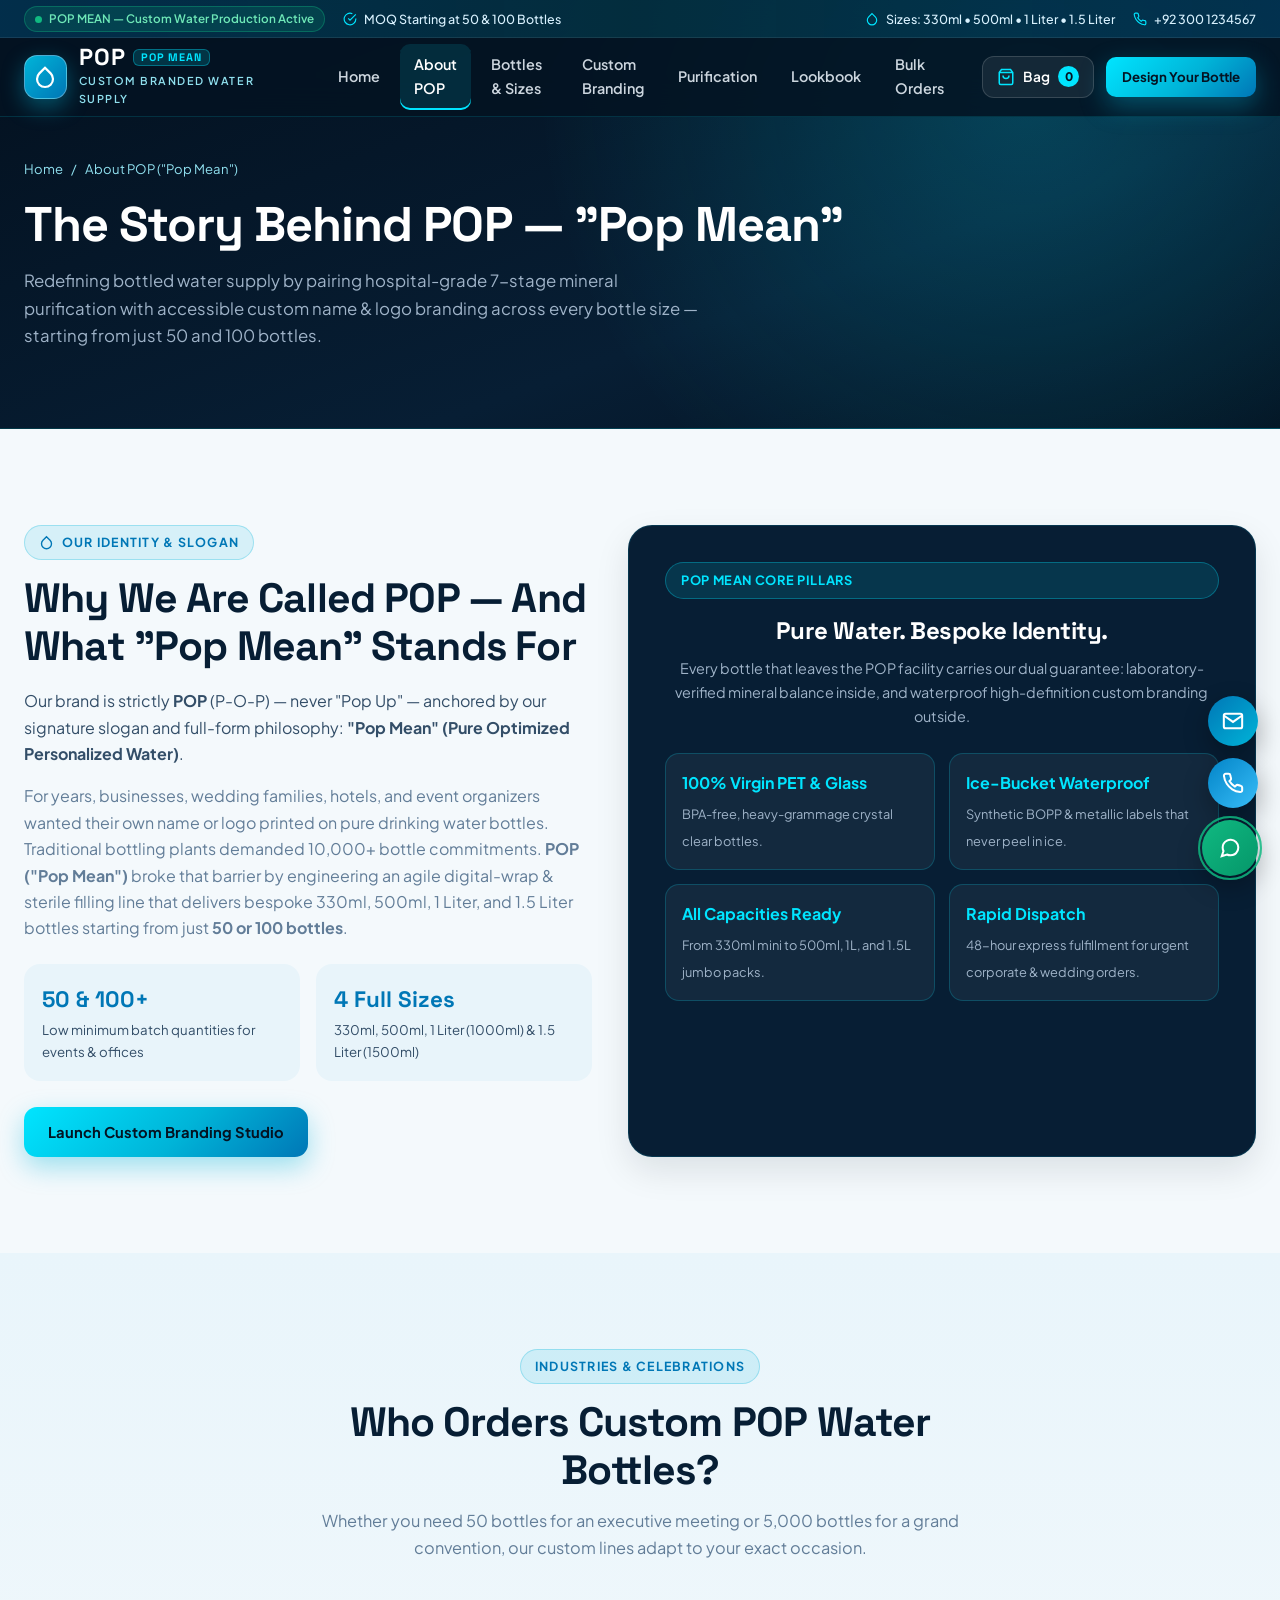
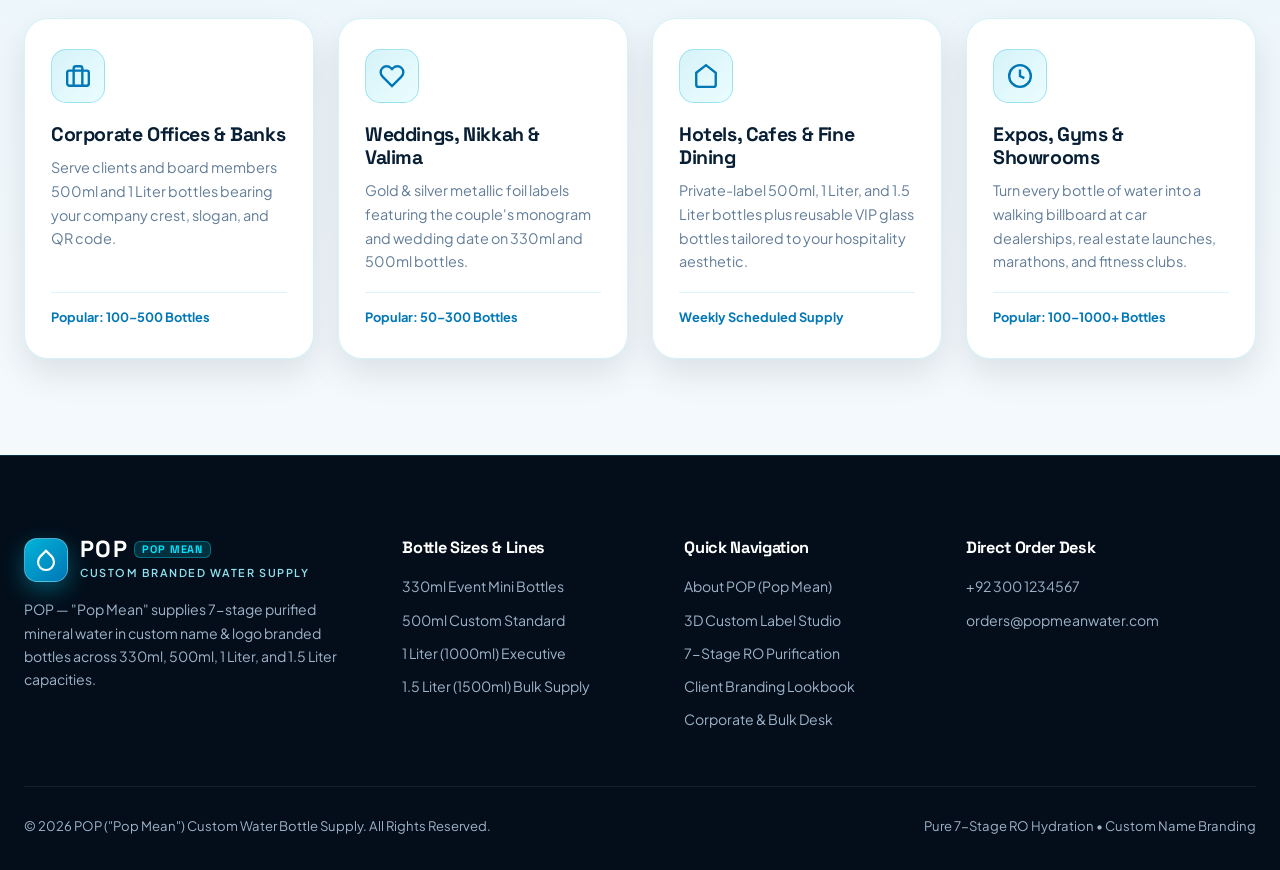
<file: about.html>
<!DOCTYPE html>
<html lang="en">
<head>
  <meta charset="UTF-8" />
  <meta name="viewport" content="width=device-width, initial-scale=1.0" />
  <title>About POP — Pop Mean | Custom Branded Water Bottle Supply Story</title>
  <meta name="description" content="Learn about POP (Pop Mean) — our mission to deliver pure 7-stage RO mineralized drinking water in bespoke name and logo branded bottles across 500ml, 1L, and 1.5L sizes." />
  <link rel="stylesheet" href="assets/css/style.css" />
</head>
<body>

  <div class="scroll-progress-bar"></div>

  <!-- Unified Fixed Header -->
  <header class="site-header">
    <div class="header-topbar">
      <div class="container topbar-inner">
        <div class="topbar-left">
          <span class="live-status-pill">
            <span class="pulse-dot"></span>
            POP MEAN — Custom Water Production Active
          </span>
          <span class="topbar-item">
            <svg viewBox="0 0 24 24" fill="none" stroke="currentColor" stroke-width="2"><path d="M22 11.08V12a10 10 0 1 1-5.93-9.14"/><polyline points="22 4 12 14.01 9 11.01"/></svg>
            MOQ Starting at 50 &amp; 100 Bottles
          </span>
        </div>
        <div class="topbar-right">
          <span class="topbar-item">
            <svg viewBox="0 0 24 24" fill="none" stroke="currentColor" stroke-width="2"><path d="M12 2.69l5.66 5.66a8 8 0 1 1-11.31 0z"/></svg>
            Sizes: 330ml • 500ml • 1 Liter • 1.5 Liter
          </span>
          <a href="contact.html" class="topbar-item">
            <svg viewBox="0 0 24 24" fill="none" stroke="currentColor" stroke-width="2"><path d="M22 16.92v3a2 2 0 0 1-2.18 2 19.79 19.79 0 0 1-8.63-3.07 19.5 19.5 0 0 1-6-6 19.79 19.79 0 0 1-3.07-8.67A2 2 0 0 1 4.11 2h3a2 2 0 0 1 2 1.72c.127.96.361 1.903.7 2.81a2 2 0 0 1-.45 2.11L8.09 9.91a16 16 0 0 0 6 6l1.27-1.27a2 2 0 0 1 2.11-.45c.907.339 1.85.573 2.81.7A2 2 0 0 1 22 16.92z"/></svg>
            +92 300 1234567
          </a>
        </div>
      </div>
    </div>

    <div class="navbar-main">
      <div class="container navbar-inner">
        <a href="index.html" class="brand-logo">
          <div class="brand-mark">
            <svg viewBox="0 0 24 24" fill="none" stroke="currentColor" stroke-width="2.2"><path d="M12 2.69l5.66 5.66a8 8 0 1 1-11.31 0z"/></svg>
          </div>
          <div class="brand-text">
            <div class="brand-title">POP <span>POP MEAN</span></div>
            <div class="brand-subtitle">Custom Branded Water Supply</div>
          </div>
        </a>

        <nav class="nav-menu" aria-label="Primary Navigation">
          <div class="nav-item"><a href="index.html" class="nav-link">Home</a></div>
          <div class="nav-item"><a href="about.html" class="nav-link active">About POP</a></div>
          <div class="nav-item">
            <a href="collections.html" class="nav-link">
              Bottles &amp; Sizes
              <svg viewBox="0 0 24 24" fill="none" stroke="currentColor" stroke-width="2.2"><polyline points="6 9 12 15 18 9"/></svg>
            </a>
            <div class="nav-dropdown">
              <a href="collections.html?size=500ml" class="dropdown-link">
                <div class="dropdown-icon"><svg viewBox="0 0 24 24" fill="none" stroke="currentColor" stroke-width="2"><path d="M12 2.69l5.66 5.66a8 8 0 1 1-11.31 0z"/></svg></div>
                <div class="dropdown-info"><strong>500ml Custom Bottles</strong><span>Events, Weddings &amp; Offices (50/100+)</span></div>
              </a>
              <a href="collections.html?size=1000ml" class="dropdown-link">
                <div class="dropdown-icon"><svg viewBox="0 0 24 24" fill="none" stroke="currentColor" stroke-width="2"><rect x="6" y="3" width="12" height="18" rx="3"/></svg></div>
                <div class="dropdown-info"><strong>1 Liter (1000ml) Executive</strong><span>Conferences, Hotels &amp; Fine Dining</span></div>
              </a>
              <a href="collections.html?size=1500ml" class="dropdown-link">
                <div class="dropdown-icon"><svg viewBox="0 0 24 24" fill="none" stroke="currentColor" stroke-width="2"><path d="M21 16V8a2 2 0 0 0-1-1.73l-7-4a2 2 0 0 0-2 0l-7 4A2 2 0 0 0 3 8v8a2 2 0 0 0 1 1.73l7 4a2 2 0 0 0 2 0l7-4A2 2 0 0 0 21 16z"/></svg></div>
                <div class="dropdown-info"><strong>1.5 Liter (1500ml) Bulk Supply</strong><span>Corporate Pantry &amp; Family Hydration</span></div>
              </a>
              <a href="collections.html?category=special" class="dropdown-link">
                <div class="dropdown-icon"><svg viewBox="0 0 24 24" fill="none" stroke="currentColor" stroke-width="2"><polygon points="12 2 15.09 8.26 22 9.27 17 14.14 18.18 21.02 12 17.77 5.82 21.02 7 14.14 2 9.27 8.91 8.26 12 2"/></svg></div>
                <div class="dropdown-info"><strong>Special Editions</strong><span>VIP Glass &amp; Alkaline pH 8.5+ Series</span></div>
              </a>
            </div>
          </div>
          <div class="nav-item"><a href="custom.html" class="nav-link">Custom Branding</a></div>
          <div class="nav-item"><a href="technology.html" class="nav-link">Purification</a></div>
          <div class="nav-item"><a href="gallery.html" class="nav-link">Lookbook</a></div>
          <div class="nav-item"><a href="contact.html" class="nav-link">Bulk Orders</a></div>
        </nav>

        <div class="navbar-actions">
          <a href="cart.html" class="cart-trigger-btn">
            <svg viewBox="0 0 24 24" fill="none" stroke="currentColor" stroke-width="2"><path d="M6 2L3 6v14a2 2 0 0 0 2 2h14a2 2 0 0 0 2-2V6l-3-4z"/><line x1="3" y1="6" x2="21" y2="6"/><path d="M16 10a4 4 0 0 1-8 0"/></svg>
            <span>Bag</span>
            <span class="cart-count-badge">0</span>
          </a>
          <a href="custom.html" class="btn btn-primary btn-sm">Design Your Bottle</a>
          <button type="button" class="mobile-menu-toggle" aria-label="Open Menu">
            <svg viewBox="0 0 24 24" fill="none" stroke="currentColor" stroke-width="2.2"><line x1="3" y1="12" x2="21" y2="12"/><line x1="3" y1="6" x2="21" y2="6"/><line x1="3" y1="18" x2="21" y2="18"/></svg>
          </button>
        </div>
      </div>
    </div>
  </header>

  <!-- Page Hero -->
  <section class="page-hero">
    <div class="container reveal-3d">
      <div class="breadcrumb-list">
        <a href="index.html">Home</a>
        <span>/</span>
        <span>About POP ("Pop Mean")</span>
      </div>
      <h1>The Story Behind POP — "Pop Mean"</h1>
      <p>
        Redefining bottled water supply by pairing hospital-grade 7-stage mineral purification with accessible custom name &amp; logo branding across every bottle size — starting from just 50 and 100 bottles.
      </p>
    </div>
  </section>

  <!-- Brand Philosophy & Meaning -->
  <section class="section">
    <div class="container">
      <div class="studio-layout" style="align-items: center;">
        <div class="reveal-3d">
          <span class="section-eyebrow">
            <svg viewBox="0 0 24 24" fill="none" stroke="currentColor" stroke-width="2.2"><path d="M12 2.69l5.66 5.66a8 8 0 1 1-11.31 0z"/></svg>
            Our Identity &amp; Slogan
          </span>
          <h2 class="section-title" style="margin-bottom: 18px;">Why We Are Called POP — And What "Pop Mean" Stands For</h2>
          <p style="color: var(--text-slate); margin-bottom: 16px;">
            Our brand is strictly <strong>POP</strong> (P-O-P) — never "Pop Up" — anchored by our signature slogan and full-form philosophy: <strong>"Pop Mean" (Pure Optimized Personalized Water)</strong>.
          </p>
          <p style="color: var(--text-muted); margin-bottom: 22px;">
            For years, businesses, wedding families, hotels, and event organizers wanted their own name or logo printed on pure drinking water bottles. Traditional bottling plants demanded 10,000+ bottle commitments. <strong>POP ("Pop Mean")</strong> broke that barrier by engineering an agile digital-wrap &amp; sterile filling line that delivers bespoke 330ml, 500ml, 1 Liter, and 1.5 Liter bottles starting from just <strong>50 or 100 bottles</strong>.
          </p>
          <div style="display: grid; grid-template-columns: repeat(2, 1fr); gap: 16px; margin-bottom: 26px;">
            <div style="padding: 18px; border-radius: 16px; background: var(--bg-ice);">
              <strong style="font-size: 1.4rem; color: var(--aqua-deep); font-family: 'Space Grotesk', sans-serif;">50 &amp; 100+</strong>
              <p style="font-size: 0.83rem; color: var(--text-slate);">Low minimum batch quantities for events &amp; offices</p>
            </div>
            <div style="padding: 18px; border-radius: 16px; background: var(--bg-ice);">
              <strong style="font-size: 1.4rem; color: var(--aqua-deep); font-family: 'Space Grotesk', sans-serif;">4 Full Sizes</strong>
              <p style="font-size: 0.83rem; color: var(--text-slate);">330ml, 500ml, 1 Liter (1000ml) &amp; 1.5 Liter (1500ml)</p>
            </div>
          </div>
          <a href="custom.html" class="btn btn-primary">Launch Custom Branding Studio</a>
        </div>

        <div class="tilt-card reveal-3d" style="padding: 36px; background: var(--bg-navy); color: #fff; text-align: center;">
          <span class="hero-pill" style="margin-bottom: 18px;">POP MEAN CORE PILLARS</span>
          <h3 style="font-size: 1.5rem; margin-bottom: 12px;">Pure Water. Bespoke Identity.</h3>
          <p style="color: var(--text-light-muted); font-size: 0.9rem; margin-bottom: 24px;">
            Every bottle that leaves the POP facility carries our dual guarantee: laboratory-verified mineral balance inside, and waterproof high-definition custom branding outside.
          </p>
          <div style="display: grid; grid-template-columns: 1fr 1fr; gap: 14px; text-align: left;">
            <div style="padding: 16px; border-radius: 14px; background: rgba(255,255,255,0.05); border: 1px solid rgba(0,229,255,0.2);">
              <strong style="color: var(--aqua-bright); display: block; margin-bottom: 4px;">100% Virgin PET &amp; Glass</strong>
              <span style="font-size: 0.8rem; color: var(--text-light-muted);">BPA-free, heavy-grammage crystal clear bottles.</span>
            </div>
            <div style="padding: 16px; border-radius: 14px; background: rgba(255,255,255,0.05); border: 1px solid rgba(0,229,255,0.2);">
              <strong style="color: var(--aqua-bright); display: block; margin-bottom: 4px;">Ice-Bucket Waterproof</strong>
              <span style="font-size: 0.8rem; color: var(--text-light-muted);">Synthetic BOPP &amp; metallic labels that never peel in ice.</span>
            </div>
            <div style="padding: 16px; border-radius: 14px; background: rgba(255,255,255,0.05); border: 1px solid rgba(0,229,255,0.2);">
              <strong style="color: var(--aqua-bright); display: block; margin-bottom: 4px;">All Capacities Ready</strong>
              <span style="font-size: 0.8rem; color: var(--text-light-muted);">From 330ml mini to 500ml, 1L, and 1.5L jumbo packs.</span>
            </div>
            <div style="padding: 16px; border-radius: 14px; background: rgba(255,255,255,0.05); border: 1px solid rgba(0,229,255,0.2);">
              <strong style="color: var(--aqua-bright); display: block; margin-bottom: 4px;">Rapid Dispatch</strong>
              <span style="font-size: 0.8rem; color: var(--text-light-muted);">48-hour express fulfillment for urgent corporate &amp; wedding orders.</span>
            </div>
          </div>
        </div>
      </div>
    </div>
  </section>

  <!-- Sectors We Serve -->
  <section class="section section-ice">
    <div class="container">
      <div class="section-header reveal-3d">
        <span class="section-eyebrow">Industries &amp; Celebrations</span>
        <h2 class="section-title">Who Orders Custom POP Water Bottles?</h2>
        <p class="section-subtitle">
          Whether you need 50 bottles for an executive meeting or 5,000 bottles for a grand convention, our custom lines adapt to your exact occasion.
        </p>
      </div>

      <div class="features-grid">
        <div class="tilt-card feature-card reveal-3d">
          <div class="icon-badge">
            <svg viewBox="0 0 24 24" fill="none" stroke="currentColor" stroke-width="2.2"><rect x="2" y="7" width="20" height="14" rx="2"/><path d="M16 21V5a2 2 0 0 0-2-2h-4a2 2 0 0 0-2 2v16"/></svg>
          </div>
          <h3>Corporate Offices &amp; Banks</h3>
          <p>Serve clients and board members 500ml and 1 Liter bottles bearing your company crest, slogan, and QR code.</p>
          <div class="feature-card-footer"><span>Popular: 100–500 Bottles</span></div>
        </div>

        <div class="tilt-card feature-card reveal-3d">
          <div class="icon-badge">
            <svg viewBox="0 0 24 24" fill="none" stroke="currentColor" stroke-width="2.2"><path d="M20.84 4.61a5.5 5.5 0 0 0-7.78 0L12 5.67l-1.06-1.06a5.5 5.5 0 0 0-7.78 7.78l1.06 1.06L12 21.23l7.78-7.78 1.06-1.06a5.5 5.5 0 0 0 0-7.78z"/></svg>
          </div>
          <h3>Weddings, Nikkah &amp; Valima</h3>
          <p>Gold &amp; silver metallic foil labels featuring the couple's monogram and wedding date on 330ml and 500ml bottles.</p>
          <div class="feature-card-footer"><span>Popular: 50–300 Bottles</span></div>
        </div>

        <div class="tilt-card feature-card reveal-3d">
          <div class="icon-badge">
            <svg viewBox="0 0 24 24" fill="none" stroke="currentColor" stroke-width="2.2"><path d="M3 9l9-7 9 7v11a2 2 0 0 1-2 2H5a2 2 0 0 1-2-2z"/></svg>
          </div>
          <h3>Hotels, Cafes &amp; Fine Dining</h3>
          <p>Private-label 500ml, 1 Liter, and 1.5 Liter bottles plus reusable VIP glass bottles tailored to your hospitality aesthetic.</p>
          <div class="feature-card-footer"><span>Weekly Scheduled Supply</span></div>
        </div>

        <div class="tilt-card feature-card reveal-3d">
          <div class="icon-badge">
            <svg viewBox="0 0 24 24" fill="none" stroke="currentColor" stroke-width="2.2"><circle cx="12" cy="12" r="10"/><polyline points="12 6 12 12 16 14"/></svg>
          </div>
          <h3>Expos, Gyms &amp; Showrooms</h3>
          <p>Turn every bottle of water into a walking billboard at car dealerships, real estate launches, marathons, and fitness clubs.</p>
          <div class="feature-card-footer"><span>Popular: 100–1000+ Bottles</span></div>
        </div>
      </div>
    </div>
  </section>

  <!-- Floating Action Stack -->
  <div class="floating-action-stack">
    <button type="button" class="fab-btn fab-top" aria-label="Scroll Back to Top">
      <svg viewBox="0 0 24 24" fill="none" stroke="currentColor" stroke-width="2.4"><polyline points="18 15 12 9 6 15"/></svg>
      <span class="fab-tooltip">Back to Top</span>
    </button>
    <a href="mailto:orders@popmeanwater.com" class="fab-btn fab-email" aria-label="Email POP Team">
      <svg viewBox="0 0 24 24" fill="none" stroke="currentColor" stroke-width="2.2"><path d="M4 4h16c1.1 0 2 .9 2 2v12c0 1.1-.9 2-2 2H4c-1.1 0-2-.9-2-2V6c0-1.1.9-2 2-2z"/><polyline points="22,6 12,13 2,6"/></svg>
      <span class="fab-tooltip">orders@popmeanwater.com</span>
    </a>
    <a href="tel:+923001234567" class="fab-btn fab-call" aria-label="Call POP">
      <svg viewBox="0 0 24 24" fill="none" stroke="currentColor" stroke-width="2.2"><path d="M22 16.92v3a2 2 0 0 1-2.18 2 19.79 19.79 0 0 1-8.63-3.07 19.5 19.5 0 0 1-6-6 19.79 19.79 0 0 1-3.07-8.67A2 2 0 0 1 4.11 2h3a2 2 0 0 1 2 1.72c.127.96.361 1.903.7 2.81a2 2 0 0 1-.45 2.11L8.09 9.91a16 16 0 0 0 6 6l1.27-1.27a2 2 0 0 1 2.11-.45c.907.339 1.85.573 2.81.7A2 2 0 0 1 22 16.92z"/></svg>
      <span class="fab-tooltip">Call: +92 300 1234567</span>
    </a>
    <a href="https://wa.me/923001234567" target="_blank" rel="noopener" class="fab-btn fab-whatsapp" aria-label="Chat on WhatsApp">
      <svg viewBox="0 0 24 24" fill="none" stroke="currentColor" stroke-width="2.2"><path d="M21 11.5a8.38 8.38 0 0 1-.9 3.8 8.5 8.5 0 0 1-7.6 4.7 8.38 8.38 0 0 1-3.8-.9L3 21l1.9-5.7a8.38 8.38 0 0 1-.9-3.8 8.5 8.5 0 0 1 4.7-7.6 8.38 8.38 0 0 1 3.8-.9h.5a8.48 8.48 0 0 1 8 8v.5z"/></svg>
      <span class="fab-tooltip">Instant WhatsApp Order</span>
    </a>
  </div>

  <!-- Footer -->
  <footer class="site-footer">
    <div class="container">
      <div class="footer-grid">
        <div class="footer-col">
          <a href="index.html" class="brand-logo" style="margin-bottom: 16px;">
            <div class="brand-mark"><svg viewBox="0 0 24 24" fill="none" stroke="currentColor" stroke-width="2.2"><path d="M12 2.69l5.66 5.66a8 8 0 1 1-11.31 0z"/></svg></div>
            <div class="brand-text">
              <div class="brand-title">POP <span>POP MEAN</span></div>
              <div class="brand-subtitle">Custom Branded Water Supply</div>
            </div>
          </a>
          <p style="font-size: 0.88rem;">POP — "Pop Mean" supplies 7-stage purified mineral water in custom name &amp; logo branded bottles across 330ml, 500ml, 1 Liter, and 1.5 Liter capacities.</p>
        </div>
        <div class="footer-col">
          <h4>Bottle Sizes &amp; Lines</h4>
          <div class="footer-links">
            <a href="collections.html?size=330ml">330ml Event Mini Bottles</a>
            <a href="collections.html?size=500ml">500ml Custom Standard</a>
            <a href="collections.html?size=1000ml">1 Liter (1000ml) Executive</a>
            <a href="collections.html?size=1500ml">1.5 Liter (1500ml) Bulk Supply</a>
          </div>
        </div>
        <div class="footer-col">
          <h4>Quick Navigation</h4>
          <div class="footer-links">
            <a href="about.html">About POP (Pop Mean)</a>
            <a href="custom.html">3D Custom Label Studio</a>
            <a href="technology.html">7-Stage RO Purification</a>
            <a href="gallery.html">Client Branding Lookbook</a>
            <a href="contact.html">Corporate &amp; Bulk Desk</a>
          </div>
        </div>
        <div class="footer-col">
          <h4>Direct Order Desk</h4>
          <div class="footer-links">
            <a href="tel:+923001234567">+92 300 1234567</a>
            <a href="mailto:orders@popmeanwater.com">orders@popmeanwater.com</a>
          </div>
        </div>
      </div>
      <div class="footer-bottom">
        <span>&copy; 2026 POP ("Pop Mean") Custom Water Bottle Supply. All Rights Reserved.</span>
        <span>Pure 7-Stage RO Hydration • Custom Name Branding</span>
      </div>
    </div>
  </footer>

  <script src="assets/js/main.js"></script>
</body>
</html>
</file>
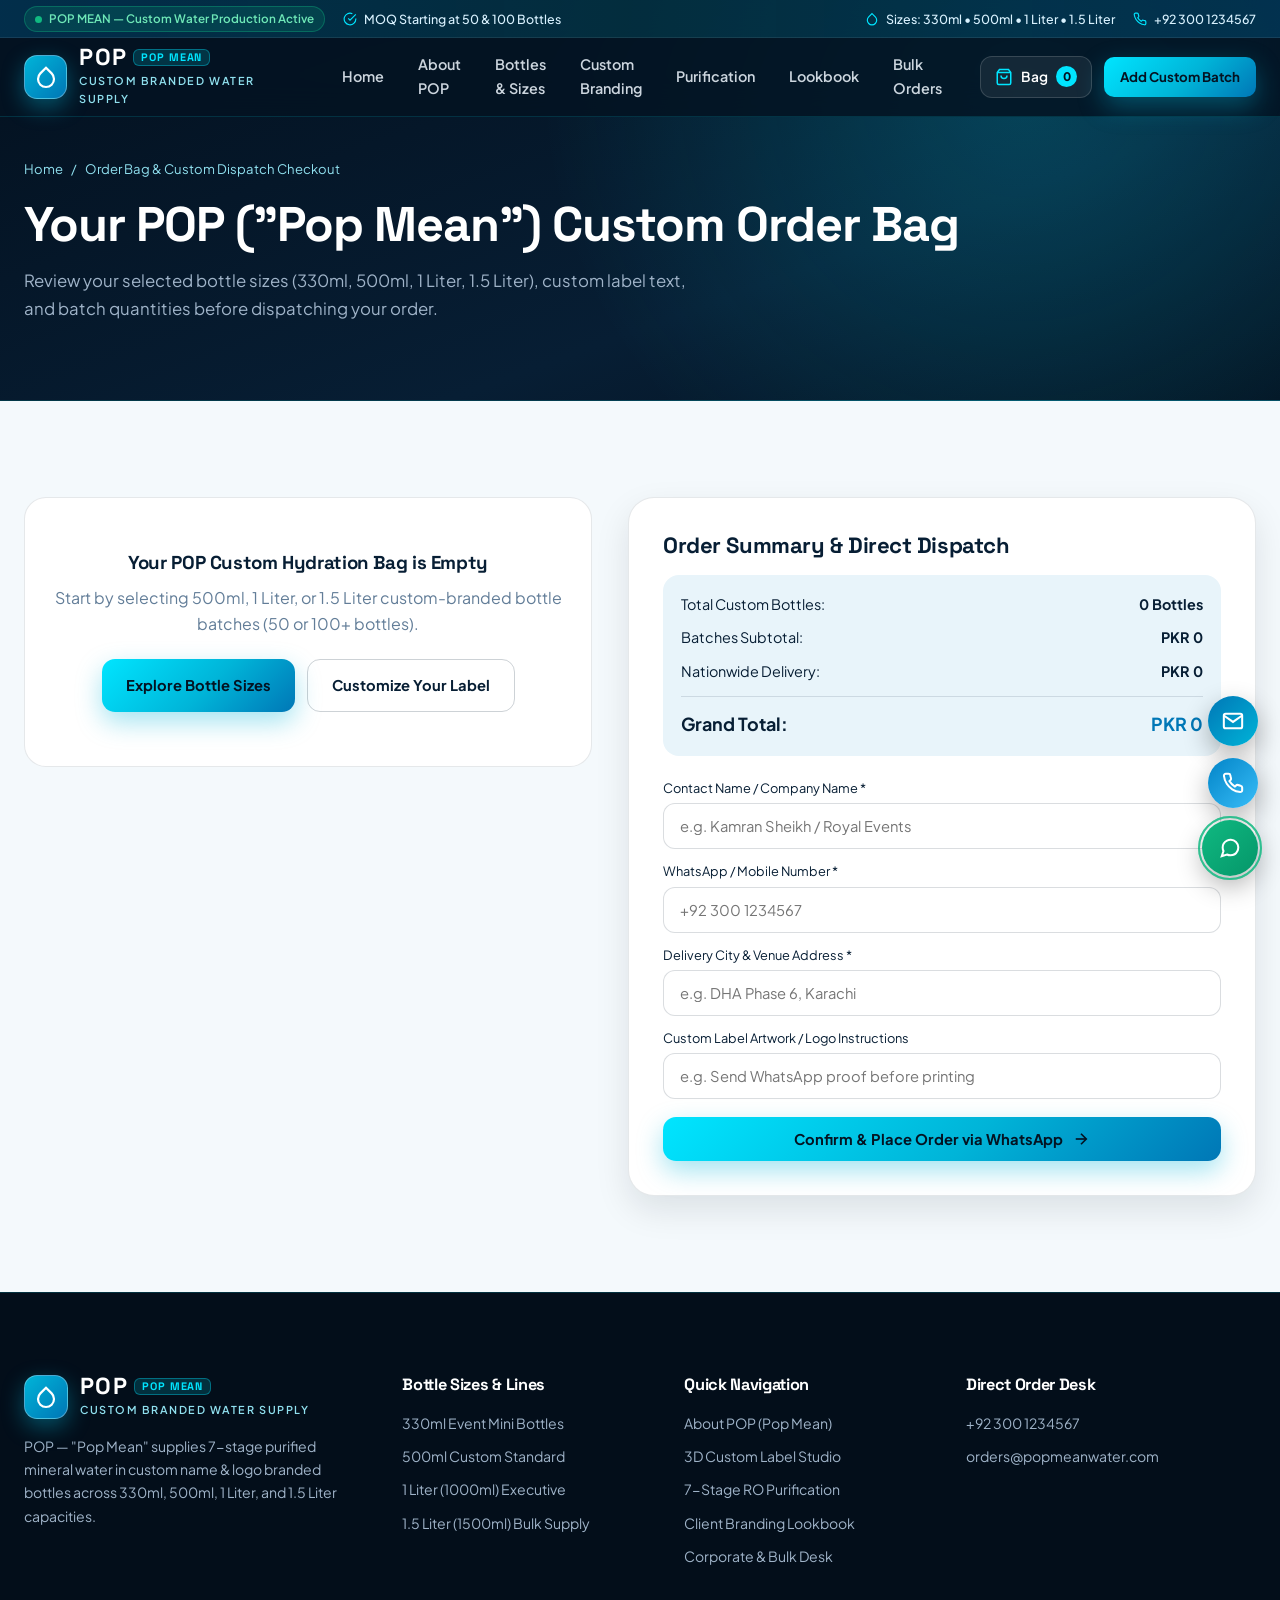
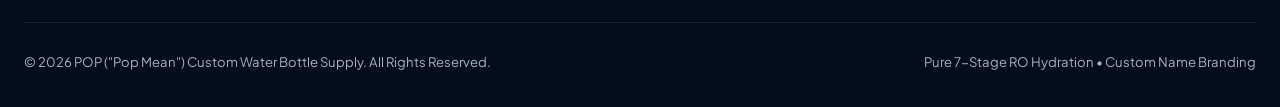
<file: cart.html>
<!DOCTYPE html>
<html lang="en">
<head>
  <meta charset="UTF-8" />
  <meta name="viewport" content="width=device-width, initial-scale=1.0" />
  <title>Order Bag &amp; Custom Bottle Checkout | POP — Pop Mean</title>
  <meta name="description" content="Review your custom-branded POP (Pop Mean) water bottle batches (330ml, 500ml, 1L, 1.5L) and place your order directly via WhatsApp or Email." />
  <link rel="stylesheet" href="assets/css/style.css" />
</head>
<body>

  <div class="scroll-progress-bar"></div>

  <!-- Unified Fixed Header -->
  <header class="site-header">
    <div class="header-topbar">
      <div class="container topbar-inner">
        <div class="topbar-left">
          <span class="live-status-pill">
            <span class="pulse-dot"></span>
            POP MEAN — Custom Water Production Active
          </span>
          <span class="topbar-item">
            <svg viewBox="0 0 24 24" fill="none" stroke="currentColor" stroke-width="2"><path d="M22 11.08V12a10 10 0 1 1-5.93-9.14"/><polyline points="22 4 12 14.01 9 11.01"/></svg>
            MOQ Starting at 50 &amp; 100 Bottles
          </span>
        </div>
        <div class="topbar-right">
          <span class="topbar-item">
            <svg viewBox="0 0 24 24" fill="none" stroke="currentColor" stroke-width="2"><path d="M12 2.69l5.66 5.66a8 8 0 1 1-11.31 0z"/></svg>
            Sizes: 330ml • 500ml • 1 Liter • 1.5 Liter
          </span>
          <a href="contact.html" class="topbar-item">
            <svg viewBox="0 0 24 24" fill="none" stroke="currentColor" stroke-width="2"><path d="M22 16.92v3a2 2 0 0 1-2.18 2 19.79 19.79 0 0 1-8.63-3.07 19.5 19.5 0 0 1-6-6 19.79 19.79 0 0 1-3.07-8.67A2 2 0 0 1 4.11 2h3a2 2 0 0 1 2 1.72c.127.96.361 1.903.7 2.81a2 2 0 0 1-.45 2.11L8.09 9.91a16 16 0 0 0 6 6l1.27-1.27a2 2 0 0 1 2.11-.45c.907.339 1.85.573 2.81.7A2 2 0 0 1 22 16.92z"/></svg>
            +92 300 1234567
          </a>
        </div>
      </div>
    </div>

    <div class="navbar-main">
      <div class="container navbar-inner">
        <a href="index.html" class="brand-logo">
          <div class="brand-mark">
            <svg viewBox="0 0 24 24" fill="none" stroke="currentColor" stroke-width="2.2"><path d="M12 2.69l5.66 5.66a8 8 0 1 1-11.31 0z"/></svg>
          </div>
          <div class="brand-text">
            <div class="brand-title">POP <span>POP MEAN</span></div>
            <div class="brand-subtitle">Custom Branded Water Supply</div>
          </div>
        </a>

        <nav class="nav-menu" aria-label="Primary Navigation">
          <div class="nav-item"><a href="index.html" class="nav-link">Home</a></div>
          <div class="nav-item"><a href="about.html" class="nav-link">About POP</a></div>
          <div class="nav-item"><a href="collections.html" class="nav-link">Bottles &amp; Sizes</a></div>
          <div class="nav-item"><a href="custom.html" class="nav-link">Custom Branding</a></div>
          <div class="nav-item"><a href="technology.html" class="nav-link">Purification</a></div>
          <div class="nav-item"><a href="gallery.html" class="nav-link">Lookbook</a></div>
          <div class="nav-item"><a href="contact.html" class="nav-link">Bulk Orders</a></div>
        </nav>

        <div class="navbar-actions">
          <a href="cart.html" class="cart-trigger-btn">
            <svg viewBox="0 0 24 24" fill="none" stroke="currentColor" stroke-width="2"><path d="M6 2L3 6v14a2 2 0 0 0 2 2h14a2 2 0 0 0 2-2V6l-3-4z"/><line x1="3" y1="6" x2="21" y2="6"/><path d="M16 10a4 4 0 0 1-8 0"/></svg>
            <span>Bag</span>
            <span class="cart-count-badge">0</span>
          </a>
          <a href="custom.html" class="btn btn-primary btn-sm">Add Custom Batch</a>
          <button type="button" class="mobile-menu-toggle" aria-label="Open Menu">
            <svg viewBox="0 0 24 24" fill="none" stroke="currentColor" stroke-width="2.2"><line x1="3" y1="12" x2="21" y2="12"/><line x1="3" y1="6" x2="21" y2="6"/><line x1="3" y1="18" x2="21" y2="18"/></svg>
          </button>
        </div>
      </div>
    </div>
  </header>

  <!-- Page Hero -->
  <section class="page-hero">
    <div class="container reveal-3d">
      <div class="breadcrumb-list">
        <a href="index.html">Home</a>
        <span>/</span>
        <span>Order Bag &amp; Custom Dispatch Checkout</span>
      </div>
      <h1>Your POP ("Pop Mean") Custom Order Bag</h1>
      <p>
        Review your selected bottle sizes (330ml, 500ml, 1 Liter, 1.5 Liter), custom label text, and batch quantities before dispatching your order.
      </p>
    </div>
  </section>

  <!-- Cart & Checkout Section -->
  <section class="section">
    <div class="container">
      <div class="studio-layout">
        <!-- Left Cart Items -->
        <div>
          <div id="cart-items-mount"></div>
        </div>

        <!-- Right Order Summary & Dispatch Form -->
        <div class="studio-form-panel">
          <h3 style="font-size: 1.38rem; margin-bottom: 16px;">Order Summary &amp; Direct Dispatch</h3>

          <div style="background: var(--bg-ice); border-radius: 16px; padding: 18px; margin-bottom: 22px;">
            <div style="display: flex; justify-content: space-between; margin-bottom: 10px; font-size: 0.9rem;">
              <span>Total Custom Bottles:</span>
              <strong id="cart-total-bottles">0 Bottles</strong>
            </div>
            <div style="display: flex; justify-content: space-between; margin-bottom: 10px; font-size: 0.9rem;">
              <span>Batches Subtotal:</span>
              <strong id="cart-subtotal">PKR 0</strong>
            </div>
            <div style="display: flex; justify-content: space-between; margin-bottom: 12px; font-size: 0.9rem;">
              <span>Nationwide Delivery:</span>
              <strong id="cart-delivery">PKR 0</strong>
            </div>
            <div style="display: flex; justify-content: space-between; padding-top: 12px; border-top: 1px solid rgba(7,30,52,0.12); font-size: 1.12rem;">
              <strong>Grand Total:</strong>
              <strong id="cart-grand-total" style="color: var(--aqua-deep);">PKR 0</strong>
            </div>
          </div>

          <form id="pop-checkout-form">
            <div style="margin-bottom: 12px;">
              <label class="group-label" style="font-size: 0.8rem; display: block; margin-bottom: 4px;">Contact Name / Company Name *</label>
              <input id="chk-name" type="text" class="form-control" required placeholder="e.g. Kamran Sheikh / Royal Events" />
            </div>
            <div style="margin-bottom: 12px;">
              <label class="group-label" style="font-size: 0.8rem; display: block; margin-bottom: 4px;">WhatsApp / Mobile Number *</label>
              <input id="chk-phone" type="tel" class="form-control" required placeholder="+92 300 1234567" />
            </div>
            <div style="margin-bottom: 12px;">
              <label class="group-label" style="font-size: 0.8rem; display: block; margin-bottom: 4px;">Delivery City &amp; Venue Address *</label>
              <input id="chk-city" type="text" class="form-control" required placeholder="e.g. DHA Phase 6, Karachi" />
            </div>
            <div style="margin-bottom: 18px;">
              <label class="group-label" style="font-size: 0.8rem; display: block; margin-bottom: 4px;">Custom Label Artwork / Logo Instructions</label>
              <input id="chk-brand-note" type="text" class="form-control" placeholder="e.g. Send WhatsApp proof before printing" />
            </div>

            <button type="submit" class="btn btn-primary" style="width: 100%;">
              Confirm &amp; Place Order via WhatsApp
              <svg viewBox="0 0 24 24" fill="none" stroke="currentColor" stroke-width="2.2"><line x1="5" y1="12" x2="19" y2="12"/><polyline points="12 5 19 12 12 19"/></svg>
            </button>
          </form>
        </div>
      </div>
    </div>
  </section>

  <!-- Floating Action Stack -->
  <div class="floating-action-stack">
    <button type="button" class="fab-btn fab-top" aria-label="Scroll Back to Top">
      <svg viewBox="0 0 24 24" fill="none" stroke="currentColor" stroke-width="2.4"><polyline points="18 15 12 9 6 15"/></svg>
      <span class="fab-tooltip">Back to Top</span>
    </button>
    <a href="mailto:orders@popmeanwater.com" class="fab-btn fab-email" aria-label="Email POP Team">
      <svg viewBox="0 0 24 24" fill="none" stroke="currentColor" stroke-width="2.2"><path d="M4 4h16c1.1 0 2 .9 2 2v12c0 1.1-.9 2-2 2H4c-1.1 0-2-.9-2-2V6c0-1.1.9-2 2-2z"/><polyline points="22,6 12,13 2,6"/></svg>
      <span class="fab-tooltip">orders@popmeanwater.com</span>
    </a>
    <a href="tel:+923001234567" class="fab-btn fab-call" aria-label="Call POP">
      <svg viewBox="0 0 24 24" fill="none" stroke="currentColor" stroke-width="2.2"><path d="M22 16.92v3a2 2 0 0 1-2.18 2 19.79 19.79 0 0 1-8.63-3.07 19.5 19.5 0 0 1-6-6 19.79 19.79 0 0 1-3.07-8.67A2 2 0 0 1 4.11 2h3a2 2 0 0 1 2 1.72c.127.96.361 1.903.7 2.81a2 2 0 0 1-.45 2.11L8.09 9.91a16 16 0 0 0 6 6l1.27-1.27a2 2 0 0 1 2.11-.45c.907.339 1.85.573 2.81.7A2 2 0 0 1 22 16.92z"/></svg>
      <span class="fab-tooltip">Call: +92 300 1234567</span>
    </a>
    <a href="https://wa.me/923001234567" target="_blank" rel="noopener" class="fab-btn fab-whatsapp" aria-label="Chat on WhatsApp">
      <svg viewBox="0 0 24 24" fill="none" stroke="currentColor" stroke-width="2.2"><path d="M21 11.5a8.38 8.38 0 0 1-.9 3.8 8.5 8.5 0 0 1-7.6 4.7 8.38 8.38 0 0 1-3.8-.9L3 21l1.9-5.7a8.38 8.38 0 0 1-.9-3.8 8.5 8.5 0 0 1 4.7-7.6 8.38 8.38 0 0 1 3.8-.9h.5a8.48 8.48 0 0 1 8 8v.5z"/></svg>
      <span class="fab-tooltip">Instant WhatsApp Order</span>
    </a>
  </div>

  <!-- Footer -->
  <footer class="site-footer">
    <div class="container">
      <div class="footer-grid">
        <div class="footer-col">
          <a href="index.html" class="brand-logo" style="margin-bottom: 16px;">
            <div class="brand-mark"><svg viewBox="0 0 24 24" fill="none" stroke="currentColor" stroke-width="2.2"><path d="M12 2.69l5.66 5.66a8 8 0 1 1-11.31 0z"/></svg></div>
            <div class="brand-text">
              <div class="brand-title">POP <span>POP MEAN</span></div>
              <div class="brand-subtitle">Custom Branded Water Supply</div>
            </div>
          </a>
          <p style="font-size: 0.88rem;">POP — "Pop Mean" supplies 7-stage purified mineral water in custom name &amp; logo branded bottles across 330ml, 500ml, 1 Liter, and 1.5 Liter capacities.</p>
        </div>
        <div class="footer-col">
          <h4>Bottle Sizes &amp; Lines</h4>
          <div class="footer-links">
            <a href="collections.html?size=330ml">330ml Event Mini Bottles</a>
            <a href="collections.html?size=500ml">500ml Custom Standard</a>
            <a href="collections.html?size=1000ml">1 Liter (1000ml) Executive</a>
            <a href="collections.html?size=1500ml">1.5 Liter (1500ml) Bulk Supply</a>
          </div>
        </div>
        <div class="footer-col">
          <h4>Quick Navigation</h4>
          <div class="footer-links">
            <a href="about.html">About POP (Pop Mean)</a>
            <a href="custom.html">3D Custom Label Studio</a>
            <a href="technology.html">7-Stage RO Purification</a>
            <a href="gallery.html">Client Branding Lookbook</a>
            <a href="contact.html">Corporate &amp; Bulk Desk</a>
          </div>
        </div>
        <div class="footer-col">
          <h4>Direct Order Desk</h4>
          <div class="footer-links">
            <a href="tel:+923001234567">+92 300 1234567</a>
            <a href="mailto:orders@popmeanwater.com">orders@popmeanwater.com</a>
          </div>
        </div>
      </div>
      <div class="footer-bottom">
        <span>&copy; 2026 POP ("Pop Mean") Custom Water Bottle Supply. All Rights Reserved.</span>
        <span>Pure 7-Stage RO Hydration • Custom Name Branding</span>
      </div>
    </div>
  </footer>

  <script src="assets/js/main.js"></script>
</body>
</html>
</file>
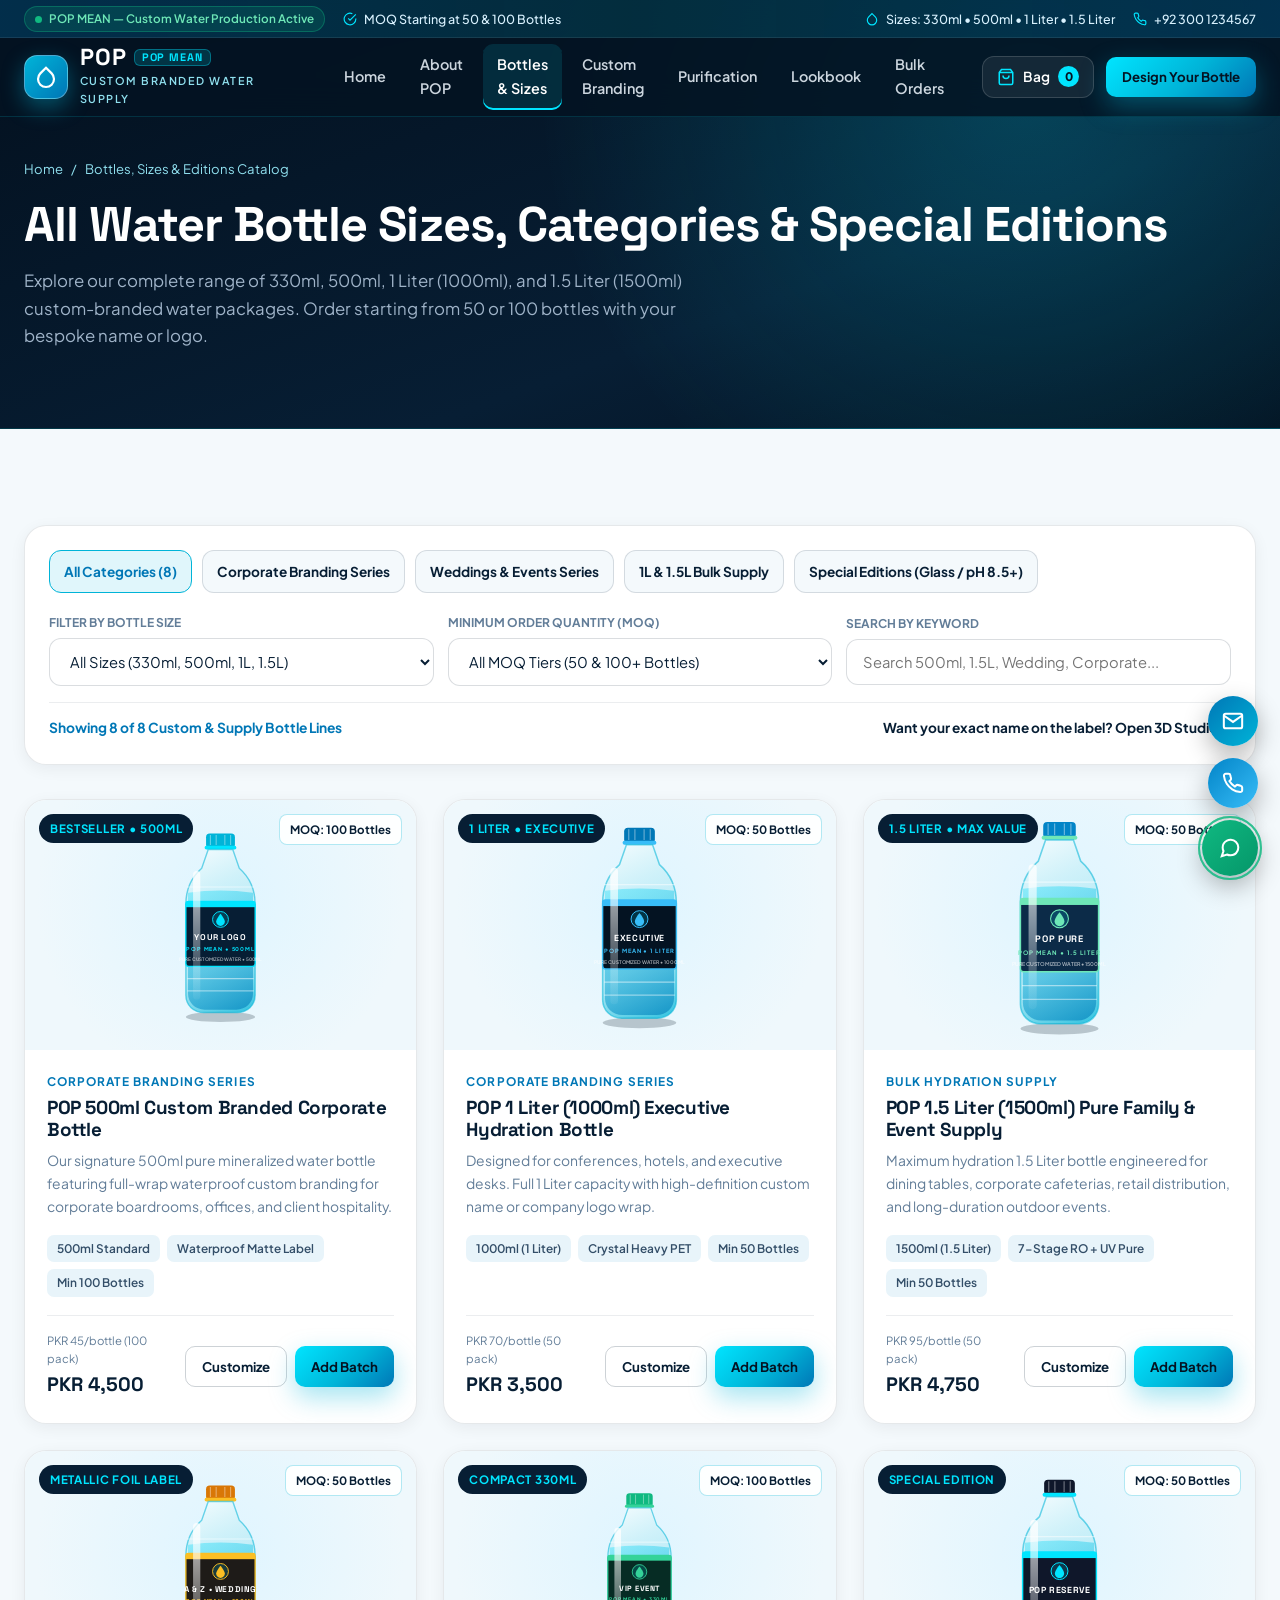
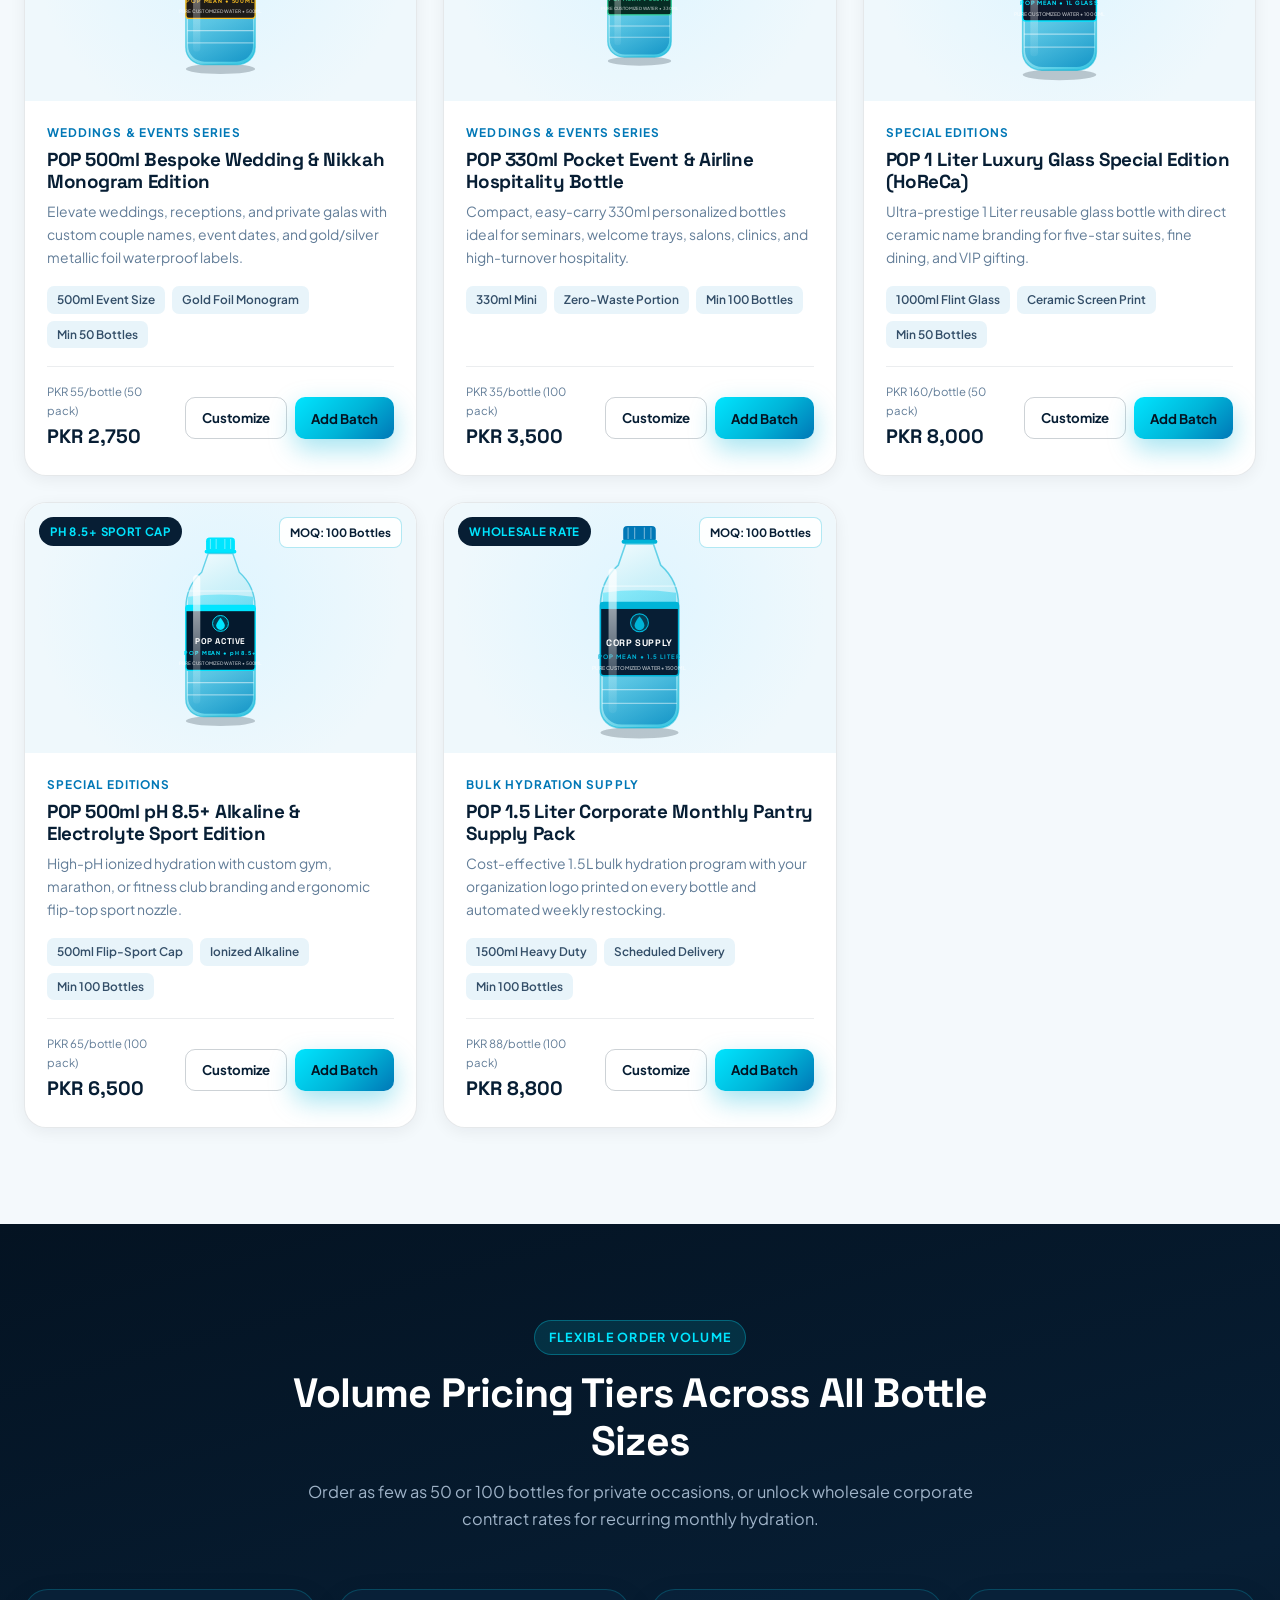
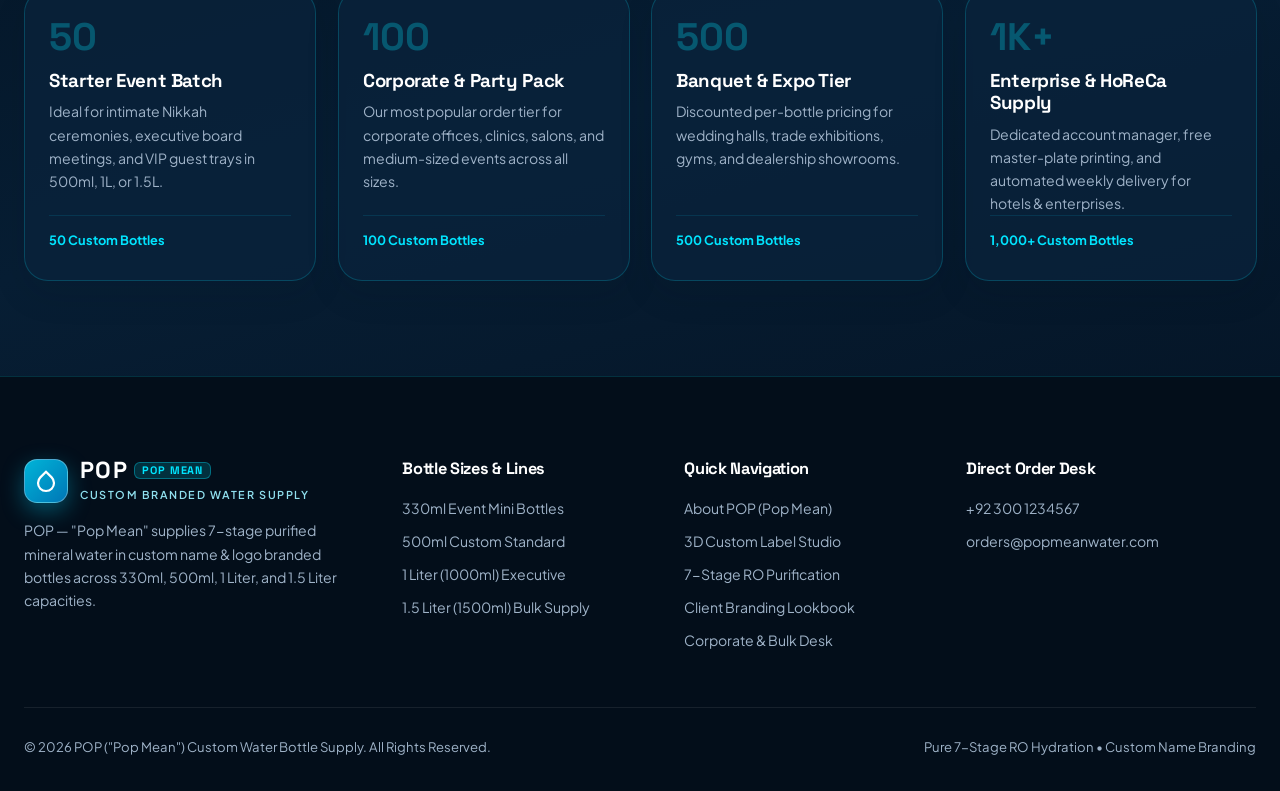
<file: collections.html>
<!DOCTYPE html>
<html lang="en">
<head>
  <meta charset="UTF-8" />
  <meta name="viewport" content="width=device-width, initial-scale=1.0" />
  <title>Bottles &amp; Sizes Catalog | POP — Pop Mean (330ml, 500ml, 1L, 1.5L)</title>
  <meta name="description" content="Browse the full POP (Pop Mean) custom water bottle catalog. Filter by 330ml, 500ml, 1 Liter, and 1.5 Liter sizes, corporate branding, weddings, and special editions." />
  <link rel="stylesheet" href="assets/css/style.css" />
</head>
<body>

  <div class="scroll-progress-bar"></div>

  <!-- Unified Fixed Header -->
  <header class="site-header">
    <div class="header-topbar">
      <div class="container topbar-inner">
        <div class="topbar-left">
          <span class="live-status-pill">
            <span class="pulse-dot"></span>
            POP MEAN — Custom Water Production Active
          </span>
          <span class="topbar-item">
            <svg viewBox="0 0 24 24" fill="none" stroke="currentColor" stroke-width="2"><path d="M22 11.08V12a10 10 0 1 1-5.93-9.14"/><polyline points="22 4 12 14.01 9 11.01"/></svg>
            MOQ Starting at 50 &amp; 100 Bottles
          </span>
        </div>
        <div class="topbar-right">
          <span class="topbar-item">
            <svg viewBox="0 0 24 24" fill="none" stroke="currentColor" stroke-width="2"><path d="M12 2.69l5.66 5.66a8 8 0 1 1-11.31 0z"/></svg>
            Sizes: 330ml • 500ml • 1 Liter • 1.5 Liter
          </span>
          <a href="contact.html" class="topbar-item">
            <svg viewBox="0 0 24 24" fill="none" stroke="currentColor" stroke-width="2"><path d="M22 16.92v3a2 2 0 0 1-2.18 2 19.79 19.79 0 0 1-8.63-3.07 19.5 19.5 0 0 1-6-6 19.79 19.79 0 0 1-3.07-8.67A2 2 0 0 1 4.11 2h3a2 2 0 0 1 2 1.72c.127.96.361 1.903.7 2.81a2 2 0 0 1-.45 2.11L8.09 9.91a16 16 0 0 0 6 6l1.27-1.27a2 2 0 0 1 2.11-.45c.907.339 1.85.573 2.81.7A2 2 0 0 1 22 16.92z"/></svg>
            +92 300 1234567
          </a>
        </div>
      </div>
    </div>

    <div class="navbar-main">
      <div class="container navbar-inner">
        <a href="index.html" class="brand-logo">
          <div class="brand-mark">
            <svg viewBox="0 0 24 24" fill="none" stroke="currentColor" stroke-width="2.2"><path d="M12 2.69l5.66 5.66a8 8 0 1 1-11.31 0z"/></svg>
          </div>
          <div class="brand-text">
            <div class="brand-title">POP <span>POP MEAN</span></div>
            <div class="brand-subtitle">Custom Branded Water Supply</div>
          </div>
        </a>

        <nav class="nav-menu" aria-label="Primary Navigation">
          <div class="nav-item"><a href="index.html" class="nav-link">Home</a></div>
          <div class="nav-item"><a href="about.html" class="nav-link">About POP</a></div>
          <div class="nav-item"><a href="collections.html" class="nav-link active">Bottles &amp; Sizes</a></div>
          <div class="nav-item"><a href="custom.html" class="nav-link">Custom Branding</a></div>
          <div class="nav-item"><a href="technology.html" class="nav-link">Purification</a></div>
          <div class="nav-item"><a href="gallery.html" class="nav-link">Lookbook</a></div>
          <div class="nav-item"><a href="contact.html" class="nav-link">Bulk Orders</a></div>
        </nav>

        <div class="navbar-actions">
          <a href="cart.html" class="cart-trigger-btn">
            <svg viewBox="0 0 24 24" fill="none" stroke="currentColor" stroke-width="2"><path d="M6 2L3 6v14a2 2 0 0 0 2 2h14a2 2 0 0 0 2-2V6l-3-4z"/><line x1="3" y1="6" x2="21" y2="6"/><path d="M16 10a4 4 0 0 1-8 0"/></svg>
            <span>Bag</span>
            <span class="cart-count-badge">0</span>
          </a>
          <a href="custom.html" class="btn btn-primary btn-sm">Design Your Bottle</a>
          <button type="button" class="mobile-menu-toggle" aria-label="Open Menu">
            <svg viewBox="0 0 24 24" fill="none" stroke="currentColor" stroke-width="2.2"><line x1="3" y1="12" x2="21" y2="12"/><line x1="3" y1="6" x2="21" y2="6"/><line x1="3" y1="18" x2="21" y2="18"/></svg>
          </button>
        </div>
      </div>
    </div>
  </header>

  <!-- Page Hero -->
  <section class="page-hero">
    <div class="container reveal-3d">
      <div class="breadcrumb-list">
        <a href="index.html">Home</a>
        <span>/</span>
        <span>Bottles, Sizes &amp; Editions Catalog</span>
      </div>
      <h1>All Water Bottle Sizes, Categories &amp; Special Editions</h1>
      <p>
        Explore our complete range of 330ml, 500ml, 1 Liter (1000ml), and 1.5 Liter (1500ml) custom-branded water packages. Order starting from 50 or 100 bottles with your bespoke name or logo.
      </p>
    </div>
  </section>

  <!-- Interactive Catalog Filter & Grid Section -->
  <section class="section">
    <div class="container">
      <!-- Filter Controls Bar -->
      <div style="background: #ffffff; border: 1px solid rgba(7,30,52,0.1); border-radius: 22px; padding: 24px; margin-bottom: 34px; box-shadow: var(--shadow-sm);" class="reveal-3d">
        <div style="display: flex; flex-wrap: wrap; gap: 10px; margin-bottom: 20px;">
          <button type="button" class="option-pill-btn js-cat-filter active" data-filter="all">All Categories (8)</button>
          <button type="button" class="option-pill-btn js-cat-filter" data-filter="corporate">Corporate Branding Series</button>
          <button type="button" class="option-pill-btn js-cat-filter" data-filter="events">Weddings &amp; Events Series</button>
          <button type="button" class="option-pill-btn js-cat-filter" data-filter="bulk">1L &amp; 1.5L Bulk Supply</button>
          <button type="button" class="option-pill-btn js-cat-filter" data-filter="special">Special Editions (Glass / pH 8.5+)</button>
        </div>

        <div style="display: grid; grid-template-columns: repeat(auto-fit, minmax(210px, 1fr)); gap: 14px; align-items: center;">
          <div>
            <label for="filter-size-select" style="display:block; font-size:0.75rem; font-weight:700; color:var(--text-muted); margin-bottom:5px;">FILTER BY BOTTLE SIZE</label>
            <select id="filter-size-select" class="form-control">
              <option value="all">All Sizes (330ml, 500ml, 1L, 1.5L)</option>
              <option value="330ml">330ml Event Mini</option>
              <option value="500ml">500ml Standard Custom</option>
              <option value="1000ml">1 Liter (1000ml) Executive</option>
              <option value="1500ml">1.5 Liter (1500ml) Jumbo</option>
            </select>
          </div>

          <div>
            <label for="filter-moq-select" style="display:block; font-size:0.75rem; font-weight:700; color:var(--text-muted); margin-bottom:5px;">MINIMUM ORDER QUANTITY (MOQ)</label>
            <select id="filter-moq-select" class="form-control">
              <option value="all">All MOQ Tiers (50 &amp; 100+ Bottles)</option>
              <option value="50">50 Bottles Minimum</option>
              <option value="100">100 Bottles Minimum</option>
            </select>
          </div>

          <div>
            <label for="filter-search-input" style="display:block; font-size:0.75rem; font-weight:700; color:var(--text-muted); margin-bottom:5px;">SEARCH BY KEYWORD</label>
            <input id="filter-search-input" type="text" class="form-control" placeholder="Search 500ml, 1.5L, Wedding, Corporate..." />
          </div>
        </div>

        <div style="margin-top: 16px; padding-top: 14px; border-top: 1px solid rgba(7,30,52,0.08); display: flex; justify-content: space-between; align-items: center; flex-wrap: wrap; gap: 10px;">
          <span id="catalog-result-count" style="font-size: 0.86rem; font-weight: 700; color: var(--aqua-deep);">Showing 8 of 8 Custom &amp; Supply Bottle Lines</span>
          <a href="custom.html" style="font-size: 0.85rem; font-weight: 700; color: var(--text-dark);">Want your exact name on the label? Open 3D Studio &rarr;</a>
        </div>
      </div>

      <!-- Product Grid Mount -->
      <div id="catalog-products-grid" class="products-grid"></div>
    </div>
  </section>

  <!-- Bulk Wholesale Tier Banner -->
  <section class="section section-dark">
    <div class="container">
      <div class="section-header reveal-3d">
        <span class="section-eyebrow">Flexible Order Volume</span>
        <h2 class="section-title">Volume Pricing Tiers Across All Bottle Sizes</h2>
        <p class="section-subtitle">
          Order as few as 50 or 100 bottles for private occasions, or unlock wholesale corporate contract rates for recurring monthly hydration.
        </p>
      </div>

      <div class="workflow-grid">
        <div class="tilt-card workflow-step-card reveal-3d">
          <div class="step-number">50</div>
          <h3>Starter Event Batch</h3>
          <p style="color: var(--text-light-muted); font-size: 0.88rem; margin-top: 8px;">Ideal for intimate Nikkah ceremonies, executive board meetings, and VIP guest trays in 500ml, 1L, or 1.5L.</p>
          <div class="feature-card-footer"><span>50 Custom Bottles</span></div>
        </div>
        <div class="tilt-card workflow-step-card reveal-3d">
          <div class="step-number">100</div>
          <h3>Corporate &amp; Party Pack</h3>
          <p style="color: var(--text-light-muted); font-size: 0.88rem; margin-top: 8px;">Our most popular order tier for corporate offices, clinics, salons, and medium-sized events across all sizes.</p>
          <div class="feature-card-footer"><span>100 Custom Bottles</span></div>
        </div>
        <div class="tilt-card workflow-step-card reveal-3d">
          <div class="step-number">500</div>
          <h3>Banquet &amp; Expo Tier</h3>
          <p style="color: var(--text-light-muted); font-size: 0.88rem; margin-top: 8px;">Discounted per-bottle pricing for wedding halls, trade exhibitions, gyms, and dealership showrooms.</p>
          <div class="feature-card-footer"><span>500 Custom Bottles</span></div>
        </div>
        <div class="tilt-card workflow-step-card reveal-3d">
          <div class="step-number">1K+</div>
          <h3>Enterprise &amp; HoReCa Supply</h3>
          <p style="color: var(--text-light-muted); font-size: 0.88rem; margin-top: 8px;">Dedicated account manager, free master-plate printing, and automated weekly delivery for hotels &amp; enterprises.</p>
          <div class="feature-card-footer"><span>1,000+ Custom Bottles</span></div>
        </div>
      </div>
    </div>
  </section>

  <!-- Floating Action Stack -->
  <div class="floating-action-stack">
    <button type="button" class="fab-btn fab-top" aria-label="Scroll Back to Top">
      <svg viewBox="0 0 24 24" fill="none" stroke="currentColor" stroke-width="2.4"><polyline points="18 15 12 9 6 15"/></svg>
      <span class="fab-tooltip">Back to Top</span>
    </button>
    <a href="mailto:orders@popmeanwater.com" class="fab-btn fab-email" aria-label="Email POP Team">
      <svg viewBox="0 0 24 24" fill="none" stroke="currentColor" stroke-width="2.2"><path d="M4 4h16c1.1 0 2 .9 2 2v12c0 1.1-.9 2-2 2H4c-1.1 0-2-.9-2-2V6c0-1.1.9-2 2-2z"/><polyline points="22,6 12,13 2,6"/></svg>
      <span class="fab-tooltip">orders@popmeanwater.com</span>
    </a>
    <a href="tel:+923001234567" class="fab-btn fab-call" aria-label="Call POP">
      <svg viewBox="0 0 24 24" fill="none" stroke="currentColor" stroke-width="2.2"><path d="M22 16.92v3a2 2 0 0 1-2.18 2 19.79 19.79 0 0 1-8.63-3.07 19.5 19.5 0 0 1-6-6 19.79 19.79 0 0 1-3.07-8.67A2 2 0 0 1 4.11 2h3a2 2 0 0 1 2 1.72c.127.96.361 1.903.7 2.81a2 2 0 0 1-.45 2.11L8.09 9.91a16 16 0 0 0 6 6l1.27-1.27a2 2 0 0 1 2.11-.45c.907.339 1.85.573 2.81.7A2 2 0 0 1 22 16.92z"/></svg>
      <span class="fab-tooltip">Call: +92 300 1234567</span>
    </a>
    <a href="https://wa.me/923001234567" target="_blank" rel="noopener" class="fab-btn fab-whatsapp" aria-label="Chat on WhatsApp">
      <svg viewBox="0 0 24 24" fill="none" stroke="currentColor" stroke-width="2.2"><path d="M21 11.5a8.38 8.38 0 0 1-.9 3.8 8.5 8.5 0 0 1-7.6 4.7 8.38 8.38 0 0 1-3.8-.9L3 21l1.9-5.7a8.38 8.38 0 0 1-.9-3.8 8.5 8.5 0 0 1 4.7-7.6 8.38 8.38 0 0 1 3.8-.9h.5a8.48 8.48 0 0 1 8 8v.5z"/></svg>
      <span class="fab-tooltip">Instant WhatsApp Order</span>
    </a>
  </div>

  <!-- Footer -->
  <footer class="site-footer">
    <div class="container">
      <div class="footer-grid">
        <div class="footer-col">
          <a href="index.html" class="brand-logo" style="margin-bottom: 16px;">
            <div class="brand-mark"><svg viewBox="0 0 24 24" fill="none" stroke="currentColor" stroke-width="2.2"><path d="M12 2.69l5.66 5.66a8 8 0 1 1-11.31 0z"/></svg></div>
            <div class="brand-text">
              <div class="brand-title">POP <span>POP MEAN</span></div>
              <div class="brand-subtitle">Custom Branded Water Supply</div>
            </div>
          </a>
          <p style="font-size: 0.88rem;">POP — "Pop Mean" supplies 7-stage purified mineral water in custom name &amp; logo branded bottles across 330ml, 500ml, 1 Liter, and 1.5 Liter capacities.</p>
        </div>
        <div class="footer-col">
          <h4>Bottle Sizes &amp; Lines</h4>
          <div class="footer-links">
            <a href="collections.html?size=330ml">330ml Event Mini Bottles</a>
            <a href="collections.html?size=500ml">500ml Custom Standard</a>
            <a href="collections.html?size=1000ml">1 Liter (1000ml) Executive</a>
            <a href="collections.html?size=1500ml">1.5 Liter (1500ml) Bulk Supply</a>
          </div>
        </div>
        <div class="footer-col">
          <h4>Quick Navigation</h4>
          <div class="footer-links">
            <a href="about.html">About POP (Pop Mean)</a>
            <a href="custom.html">3D Custom Label Studio</a>
            <a href="technology.html">7-Stage RO Purification</a>
            <a href="gallery.html">Client Branding Lookbook</a>
            <a href="contact.html">Corporate &amp; Bulk Desk</a>
          </div>
        </div>
        <div class="footer-col">
          <h4>Direct Order Desk</h4>
          <div class="footer-links">
            <a href="tel:+923001234567">+92 300 1234567</a>
            <a href="mailto:orders@popmeanwater.com">orders@popmeanwater.com</a>
          </div>
        </div>
      </div>
      <div class="footer-bottom">
        <span>&copy; 2026 POP ("Pop Mean") Custom Water Bottle Supply. All Rights Reserved.</span>
        <span>Pure 7-Stage RO Hydration • Custom Name Branding</span>
      </div>
    </div>
  </footer>

  <script src="assets/js/main.js"></script>
</body>
</html>
</file>
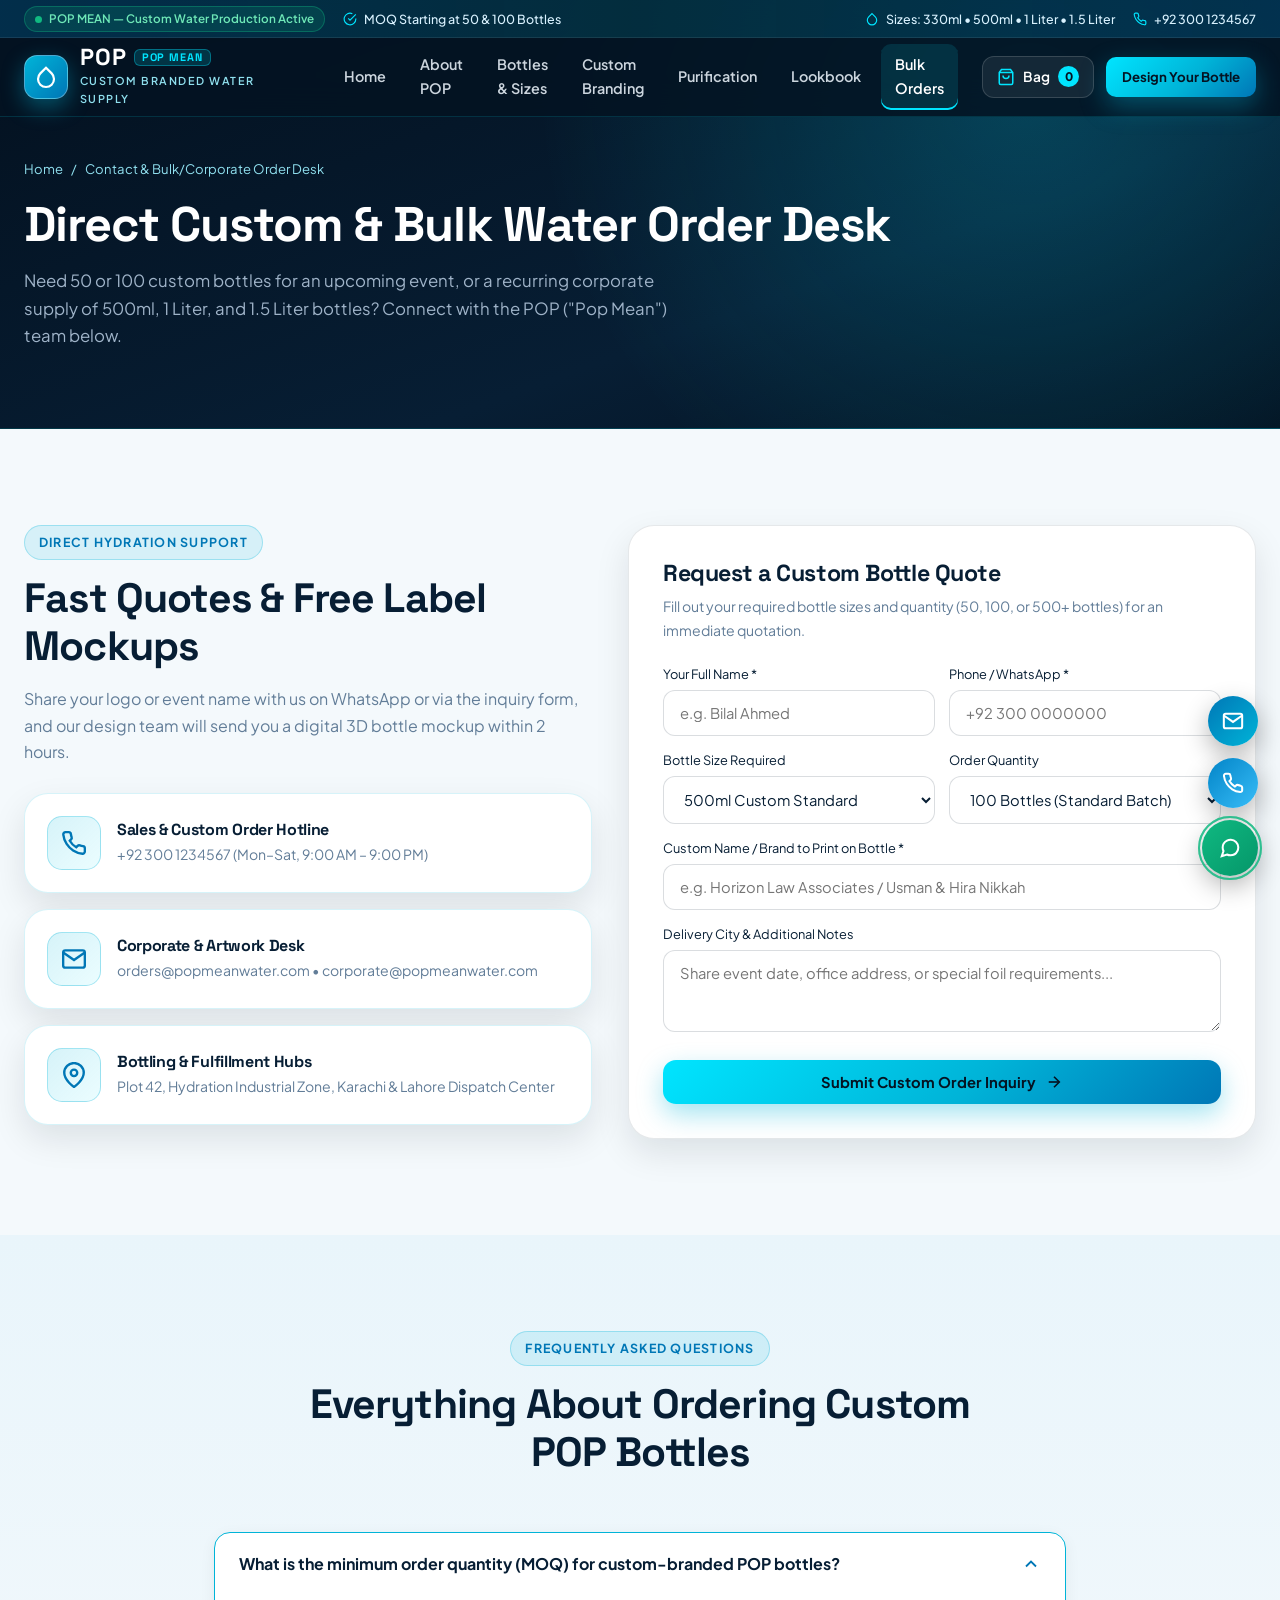
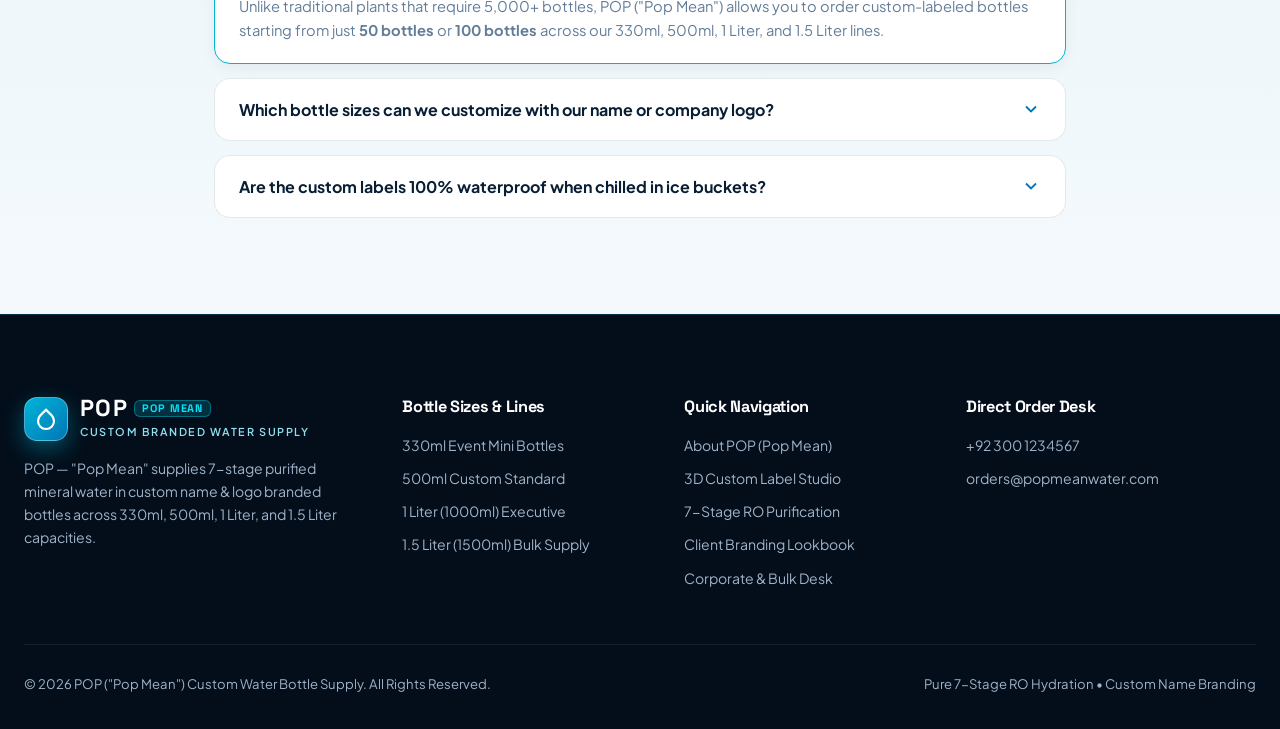
<file: contact.html>
<!DOCTYPE html>
<html lang="en">
<head>
  <meta charset="UTF-8" />
  <meta name="viewport" content="width=device-width, initial-scale=1.0" />
  <title>Contact &amp; Bulk Custom Bottle Orders | POP — Pop Mean</title>
  <meta name="description" content="Contact POP (Pop Mean) for custom-branded water bottle orders starting at 50 and 100 bottles across 330ml, 500ml, 1 Liter, and 1.5 Liter sizes." />
  <link rel="stylesheet" href="assets/css/style.css" />
</head>
<body>

  <div class="scroll-progress-bar"></div>

  <!-- Unified Fixed Header -->
  <header class="site-header">
    <div class="header-topbar">
      <div class="container topbar-inner">
        <div class="topbar-left">
          <span class="live-status-pill">
            <span class="pulse-dot"></span>
            POP MEAN — Custom Water Production Active
          </span>
          <span class="topbar-item">
            <svg viewBox="0 0 24 24" fill="none" stroke="currentColor" stroke-width="2"><path d="M22 11.08V12a10 10 0 1 1-5.93-9.14"/><polyline points="22 4 12 14.01 9 11.01"/></svg>
            MOQ Starting at 50 &amp; 100 Bottles
          </span>
        </div>
        <div class="topbar-right">
          <span class="topbar-item">
            <svg viewBox="0 0 24 24" fill="none" stroke="currentColor" stroke-width="2"><path d="M12 2.69l5.66 5.66a8 8 0 1 1-11.31 0z"/></svg>
            Sizes: 330ml • 500ml • 1 Liter • 1.5 Liter
          </span>
          <a href="contact.html" class="topbar-item">
            <svg viewBox="0 0 24 24" fill="none" stroke="currentColor" stroke-width="2"><path d="M22 16.92v3a2 2 0 0 1-2.18 2 19.79 19.79 0 0 1-8.63-3.07 19.5 19.5 0 0 1-6-6 19.79 19.79 0 0 1-3.07-8.67A2 2 0 0 1 4.11 2h3a2 2 0 0 1 2 1.72c.127.96.361 1.903.7 2.81a2 2 0 0 1-.45 2.11L8.09 9.91a16 16 0 0 0 6 6l1.27-1.27a2 2 0 0 1 2.11-.45c.907.339 1.85.573 2.81.7A2 2 0 0 1 22 16.92z"/></svg>
            +92 300 1234567
          </a>
        </div>
      </div>
    </div>

    <div class="navbar-main">
      <div class="container navbar-inner">
        <a href="index.html" class="brand-logo">
          <div class="brand-mark">
            <svg viewBox="0 0 24 24" fill="none" stroke="currentColor" stroke-width="2.2"><path d="M12 2.69l5.66 5.66a8 8 0 1 1-11.31 0z"/></svg>
          </div>
          <div class="brand-text">
            <div class="brand-title">POP <span>POP MEAN</span></div>
            <div class="brand-subtitle">Custom Branded Water Supply</div>
          </div>
        </a>

        <nav class="nav-menu" aria-label="Primary Navigation">
          <div class="nav-item"><a href="index.html" class="nav-link">Home</a></div>
          <div class="nav-item"><a href="about.html" class="nav-link">About POP</a></div>
          <div class="nav-item"><a href="collections.html" class="nav-link">Bottles &amp; Sizes</a></div>
          <div class="nav-item"><a href="custom.html" class="nav-link">Custom Branding</a></div>
          <div class="nav-item"><a href="technology.html" class="nav-link">Purification</a></div>
          <div class="nav-item"><a href="gallery.html" class="nav-link">Lookbook</a></div>
          <div class="nav-item"><a href="contact.html" class="nav-link active">Bulk Orders</a></div>
        </nav>

        <div class="navbar-actions">
          <a href="cart.html" class="cart-trigger-btn">
            <svg viewBox="0 0 24 24" fill="none" stroke="currentColor" stroke-width="2"><path d="M6 2L3 6v14a2 2 0 0 0 2 2h14a2 2 0 0 0 2-2V6l-3-4z"/><line x1="3" y1="6" x2="21" y2="6"/><path d="M16 10a4 4 0 0 1-8 0"/></svg>
            <span>Bag</span>
            <span class="cart-count-badge">0</span>
          </a>
          <a href="custom.html" class="btn btn-primary btn-sm">Design Your Bottle</a>
          <button type="button" class="mobile-menu-toggle" aria-label="Open Menu">
            <svg viewBox="0 0 24 24" fill="none" stroke="currentColor" stroke-width="2.2"><line x1="3" y1="12" x2="21" y2="12"/><line x1="3" y1="6" x2="21" y2="6"/><line x1="3" y1="18" x2="21" y2="18"/></svg>
          </button>
        </div>
      </div>
    </div>
  </header>

  <!-- Page Hero -->
  <section class="page-hero">
    <div class="container reveal-3d">
      <div class="breadcrumb-list">
        <a href="index.html">Home</a>
        <span>/</span>
        <span>Contact &amp; Bulk/Corporate Order Desk</span>
      </div>
      <h1>Direct Custom &amp; Bulk Water Order Desk</h1>
      <p>
        Need 50 or 100 custom bottles for an upcoming event, or a recurring corporate supply of 500ml, 1 Liter, and 1.5 Liter bottles? Connect with the POP ("Pop Mean") team below.
      </p>
    </div>
  </section>

  <!-- Contact Form & Channels -->
  <section class="section">
    <div class="container">
      <div class="studio-layout">
        <!-- Left Channels -->
        <div class="reveal-3d">
          <span class="section-eyebrow">Direct Hydration Support</span>
          <h2 class="section-title" style="margin-bottom: 16px;">Fast Quotes &amp; Free Label Mockups</h2>
          <p style="color: var(--text-muted); margin-bottom: 28px;">
            Share your logo or event name with us on WhatsApp or via the inquiry form, and our design team will send you a digital 3D bottle mockup within 2 hours.
          </p>

          <div style="display: flex; flex-direction: column; gap: 16px;">
            <div class="tilt-card" style="padding: 22px; flex-direction: row; align-items: center; gap: 16px;">
              <div class="icon-badge" style="margin-bottom: 0; flex-shrink: 0;">
                <svg viewBox="0 0 24 24" fill="none" stroke="currentColor" stroke-width="2.2"><path d="M22 16.92v3a2 2 0 0 1-2.18 2 19.79 19.79 0 0 1-8.63-3.07 19.5 19.5 0 0 1-6-6 19.79 19.79 0 0 1-3.07-8.67A2 2 0 0 1 4.11 2h3a2 2 0 0 1 2 1.72c.127.96.361 1.903.7 2.81a2 2 0 0 1-.45 2.11L8.09 9.91a16 16 0 0 0 6 6l1.27-1.27a2 2 0 0 1 2.11-.45c.907.339 1.85.573 2.81.7A2 2 0 0 1 22 16.92z"/></svg>
              </div>
              <div>
                <h4 style="margin-bottom: 3px;">Sales &amp; Custom Order Hotline</h4>
                <p style="font-size: 0.88rem; color: var(--text-muted);">+92 300 1234567 (Mon–Sat, 9:00 AM – 9:00 PM)</p>
              </div>
            </div>

            <div class="tilt-card" style="padding: 22px; flex-direction: row; align-items: center; gap: 16px;">
              <div class="icon-badge" style="margin-bottom: 0; flex-shrink: 0;">
                <svg viewBox="0 0 24 24" fill="none" stroke="currentColor" stroke-width="2.2"><path d="M4 4h16c1.1 0 2 .9 2 2v12c0 1.1-.9 2-2 2H4c-1.1 0-2-.9-2-2V6c0-1.1.9-2 2-2z"/><polyline points="22,6 12,13 2,6"/></svg>
              </div>
              <div>
                <h4 style="margin-bottom: 3px;">Corporate &amp; Artwork Desk</h4>
                <p style="font-size: 0.88rem; color: var(--text-muted);">orders@popmeanwater.com • corporate@popmeanwater.com</p>
              </div>
            </div>

            <div class="tilt-card" style="padding: 22px; flex-direction: row; align-items: center; gap: 16px;">
              <div class="icon-badge" style="margin-bottom: 0; flex-shrink: 0;">
                <svg viewBox="0 0 24 24" fill="none" stroke="currentColor" stroke-width="2.2"><path d="M21 10c0 7-9 13-9 13s-9-6-9-13a9 9 0 0 1 18 0z"/><circle cx="12" cy="10" r="3"/></svg>
              </div>
              <div>
                <h4 style="margin-bottom: 3px;">Bottling &amp; Fulfillment Hubs</h4>
                <p style="font-size: 0.88rem; color: var(--text-muted);">Plot 42, Hydration Industrial Zone, Karachi &amp; Lahore Dispatch Center</p>
              </div>
            </div>
          </div>
        </div>

        <!-- Right Inquiry Form -->
        <div class="studio-form-panel reveal-3d">
          <h3 style="font-size: 1.45rem; margin-bottom: 8px;">Request a Custom Bottle Quote</h3>
          <p style="color: var(--text-muted); font-size: 0.88rem; margin-bottom: 22px;">
            Fill out your required bottle sizes and quantity (50, 100, or 500+ bottles) for an immediate quotation.
          </p>

          <form id="pop-contact-form">
            <div style="display: grid; grid-template-columns: 1fr 1fr; gap: 14px; margin-bottom: 14px;">
              <div>
                <label class="group-label" style="font-size: 0.8rem; display: block; margin-bottom: 5px;">Your Full Name *</label>
                <input type="text" class="form-control" required placeholder="e.g. Bilal Ahmed" />
              </div>
              <div>
                <label class="group-label" style="font-size: 0.8rem; display: block; margin-bottom: 5px;">Phone / WhatsApp *</label>
                <input type="tel" class="form-control" required placeholder="+92 300 0000000" />
              </div>
            </div>

            <div style="display: grid; grid-template-columns: 1fr 1fr; gap: 14px; margin-bottom: 14px;">
              <div>
                <label class="group-label" style="font-size: 0.8rem; display: block; margin-bottom: 5px;">Bottle Size Required</label>
                <select class="form-control">
                  <option value="500ml">500ml Custom Standard</option>
                  <option value="1000ml">1 Liter (1000ml) Executive</option>
                  <option value="1500ml">1.5 Liter (1500ml) Bulk</option>
                  <option value="330ml">330ml Event Mini</option>
                  <option value="mixed">Mixed Sizes (500ml + 1L + 1.5L)</option>
                </select>
              </div>
              <div>
                <label class="group-label" style="font-size: 0.8rem; display: block; margin-bottom: 5px;">Order Quantity</label>
                <select class="form-control">
                  <option value="50">50 Bottles (Starter Event Batch)</option>
                  <option value="100" selected>100 Bottles (Standard Batch)</option>
                  <option value="250">250 Bottles</option>
                  <option value="500">500 Bottles</option>
                  <option value="1000+">1,000+ Bottles (Corporate Contract)</option>
                </select>
              </div>
            </div>

            <div style="margin-bottom: 14px;">
              <label class="group-label" style="font-size: 0.8rem; display: block; margin-bottom: 5px;">Custom Name / Brand to Print on Bottle *</label>
              <input type="text" class="form-control" required placeholder="e.g. Horizon Law Associates / Usman & Hira Nikkah" />
            </div>

            <div style="margin-bottom: 20px;">
              <label class="group-label" style="font-size: 0.8rem; display: block; margin-bottom: 5px;">Delivery City &amp; Additional Notes</label>
              <textarea class="form-control" rows="3" placeholder="Share event date, office address, or special foil requirements..."></textarea>
            </div>

            <button type="submit" class="btn btn-primary" style="width: 100%;">
              Submit Custom Order Inquiry
              <svg viewBox="0 0 24 24" fill="none" stroke="currentColor" stroke-width="2.2"><line x1="5" y1="12" x2="19" y2="12"/><polyline points="12 5 19 12 12 19"/></svg>
            </button>
          </form>
        </div>
      </div>
    </div>
  </section>

  <!-- FAQ Accordion Section -->
  <section class="section section-ice">
    <div class="container" style="max-width: 900px;">
      <div class="section-header reveal-3d">
        <span class="section-eyebrow">Frequently Asked Questions</span>
        <h2 class="section-title">Everything About Ordering Custom POP Bottles</h2>
      </div>

      <div class="faq-list reveal-3d">
        <div class="faq-item open">
          <button type="button" class="faq-trigger">
            <span>What is the minimum order quantity (MOQ) for custom-branded POP bottles?</span>
            <svg viewBox="0 0 24 24" fill="none" stroke="currentColor" stroke-width="2.2"><polyline points="6 9 12 15 18 9"/></svg>
          </button>
          <div class="faq-content" style="max-height: 160px;">
            <div class="faq-content-inner">
              Unlike traditional plants that require 5,000+ bottles, POP ("Pop Mean") allows you to order custom-labeled bottles starting from just <strong>50 bottles</strong> or <strong>100 bottles</strong> across our 330ml, 500ml, 1 Liter, and 1.5 Liter lines.
            </div>
          </div>
        </div>

        <div class="faq-item">
          <button type="button" class="faq-trigger">
            <span>Which bottle sizes can we customize with our name or company logo?</span>
            <svg viewBox="0 0 24 24" fill="none" stroke="currentColor" stroke-width="2.2"><polyline points="6 9 12 15 18 9"/></svg>
          </button>
          <div class="faq-content">
            <div class="faq-content-inner">
              We offer every standard water bottle size: <strong>330ml</strong> (pocket event mini), <strong>500ml</strong> (standard portable), <strong>1 Liter / 1000ml</strong> (executive &amp; dining), and <strong>1.5 Liter / 1500ml</strong> (jumbo bulk supply), plus Special Edition VIP Glass bottles.
            </div>
          </div>
        </div>

        <div class="faq-item">
          <button type="button" class="faq-trigger">
            <span>Are the custom labels 100% waterproof when chilled in ice buckets?</span>
            <svg viewBox="0 0 24 24" fill="none" stroke="currentColor" stroke-width="2.2"><polyline points="6 9 12 15 18 9"/></svg>
          </button>
          <div class="faq-content">
            <div class="faq-content-inner">
              Yes! Every POP ("Pop Mean") label is printed on tear-proof, 100% waterproof BOPP film or metallic foil with permanent cryo-adhesive so it never peels or smudges in ice water.
            </div>
          </div>
        </div>
      </div>
    </div>
  </section>

  <!-- Floating Action Stack -->
  <div class="floating-action-stack">
    <button type="button" class="fab-btn fab-top" aria-label="Scroll Back to Top">
      <svg viewBox="0 0 24 24" fill="none" stroke="currentColor" stroke-width="2.4"><polyline points="18 15 12 9 6 15"/></svg>
      <span class="fab-tooltip">Back to Top</span>
    </button>
    <a href="mailto:orders@popmeanwater.com" class="fab-btn fab-email" aria-label="Email POP Team">
      <svg viewBox="0 0 24 24" fill="none" stroke="currentColor" stroke-width="2.2"><path d="M4 4h16c1.1 0 2 .9 2 2v12c0 1.1-.9 2-2 2H4c-1.1 0-2-.9-2-2V6c0-1.1.9-2 2-2z"/><polyline points="22,6 12,13 2,6"/></svg>
      <span class="fab-tooltip">orders@popmeanwater.com</span>
    </a>
    <a href="tel:+923001234567" class="fab-btn fab-call" aria-label="Call POP">
      <svg viewBox="0 0 24 24" fill="none" stroke="currentColor" stroke-width="2.2"><path d="M22 16.92v3a2 2 0 0 1-2.18 2 19.79 19.79 0 0 1-8.63-3.07 19.5 19.5 0 0 1-6-6 19.79 19.79 0 0 1-3.07-8.67A2 2 0 0 1 4.11 2h3a2 2 0 0 1 2 1.72c.127.96.361 1.903.7 2.81a2 2 0 0 1-.45 2.11L8.09 9.91a16 16 0 0 0 6 6l1.27-1.27a2 2 0 0 1 2.11-.45c.907.339 1.85.573 2.81.7A2 2 0 0 1 22 16.92z"/></svg>
      <span class="fab-tooltip">Call: +92 300 1234567</span>
    </a>
    <a href="https://wa.me/923001234567" target="_blank" rel="noopener" class="fab-btn fab-whatsapp" aria-label="Chat on WhatsApp">
      <svg viewBox="0 0 24 24" fill="none" stroke="currentColor" stroke-width="2.2"><path d="M21 11.5a8.38 8.38 0 0 1-.9 3.8 8.5 8.5 0 0 1-7.6 4.7 8.38 8.38 0 0 1-3.8-.9L3 21l1.9-5.7a8.38 8.38 0 0 1-.9-3.8 8.5 8.5 0 0 1 4.7-7.6 8.38 8.38 0 0 1 3.8-.9h.5a8.48 8.48 0 0 1 8 8v.5z"/></svg>
      <span class="fab-tooltip">Instant WhatsApp Order</span>
    </a>
  </div>

  <!-- Footer -->
  <footer class="site-footer">
    <div class="container">
      <div class="footer-grid">
        <div class="footer-col">
          <a href="index.html" class="brand-logo" style="margin-bottom: 16px;">
            <div class="brand-mark"><svg viewBox="0 0 24 24" fill="none" stroke="currentColor" stroke-width="2.2"><path d="M12 2.69l5.66 5.66a8 8 0 1 1-11.31 0z"/></svg></div>
            <div class="brand-text">
              <div class="brand-title">POP <span>POP MEAN</span></div>
              <div class="brand-subtitle">Custom Branded Water Supply</div>
            </div>
          </a>
          <p style="font-size: 0.88rem;">POP — "Pop Mean" supplies 7-stage purified mineral water in custom name &amp; logo branded bottles across 330ml, 500ml, 1 Liter, and 1.5 Liter capacities.</p>
        </div>
        <div class="footer-col">
          <h4>Bottle Sizes &amp; Lines</h4>
          <div class="footer-links">
            <a href="collections.html?size=330ml">330ml Event Mini Bottles</a>
            <a href="collections.html?size=500ml">500ml Custom Standard</a>
            <a href="collections.html?size=1000ml">1 Liter (1000ml) Executive</a>
            <a href="collections.html?size=1500ml">1.5 Liter (1500ml) Bulk Supply</a>
          </div>
        </div>
        <div class="footer-col">
          <h4>Quick Navigation</h4>
          <div class="footer-links">
            <a href="about.html">About POP (Pop Mean)</a>
            <a href="custom.html">3D Custom Label Studio</a>
            <a href="technology.html">7-Stage RO Purification</a>
            <a href="gallery.html">Client Branding Lookbook</a>
            <a href="contact.html">Corporate &amp; Bulk Desk</a>
          </div>
        </div>
        <div class="footer-col">
          <h4>Direct Order Desk</h4>
          <div class="footer-links">
            <a href="tel:+923001234567">+92 300 1234567</a>
            <a href="mailto:orders@popmeanwater.com">orders@popmeanwater.com</a>
          </div>
        </div>
      </div>
      <div class="footer-bottom">
        <span>&copy; 2026 POP ("Pop Mean") Custom Water Bottle Supply. All Rights Reserved.</span>
        <span>Pure 7-Stage RO Hydration • Custom Name Branding</span>
      </div>
    </div>
  </footer>

  <script src="assets/js/main.js"></script>
</body>
</html>
</file>
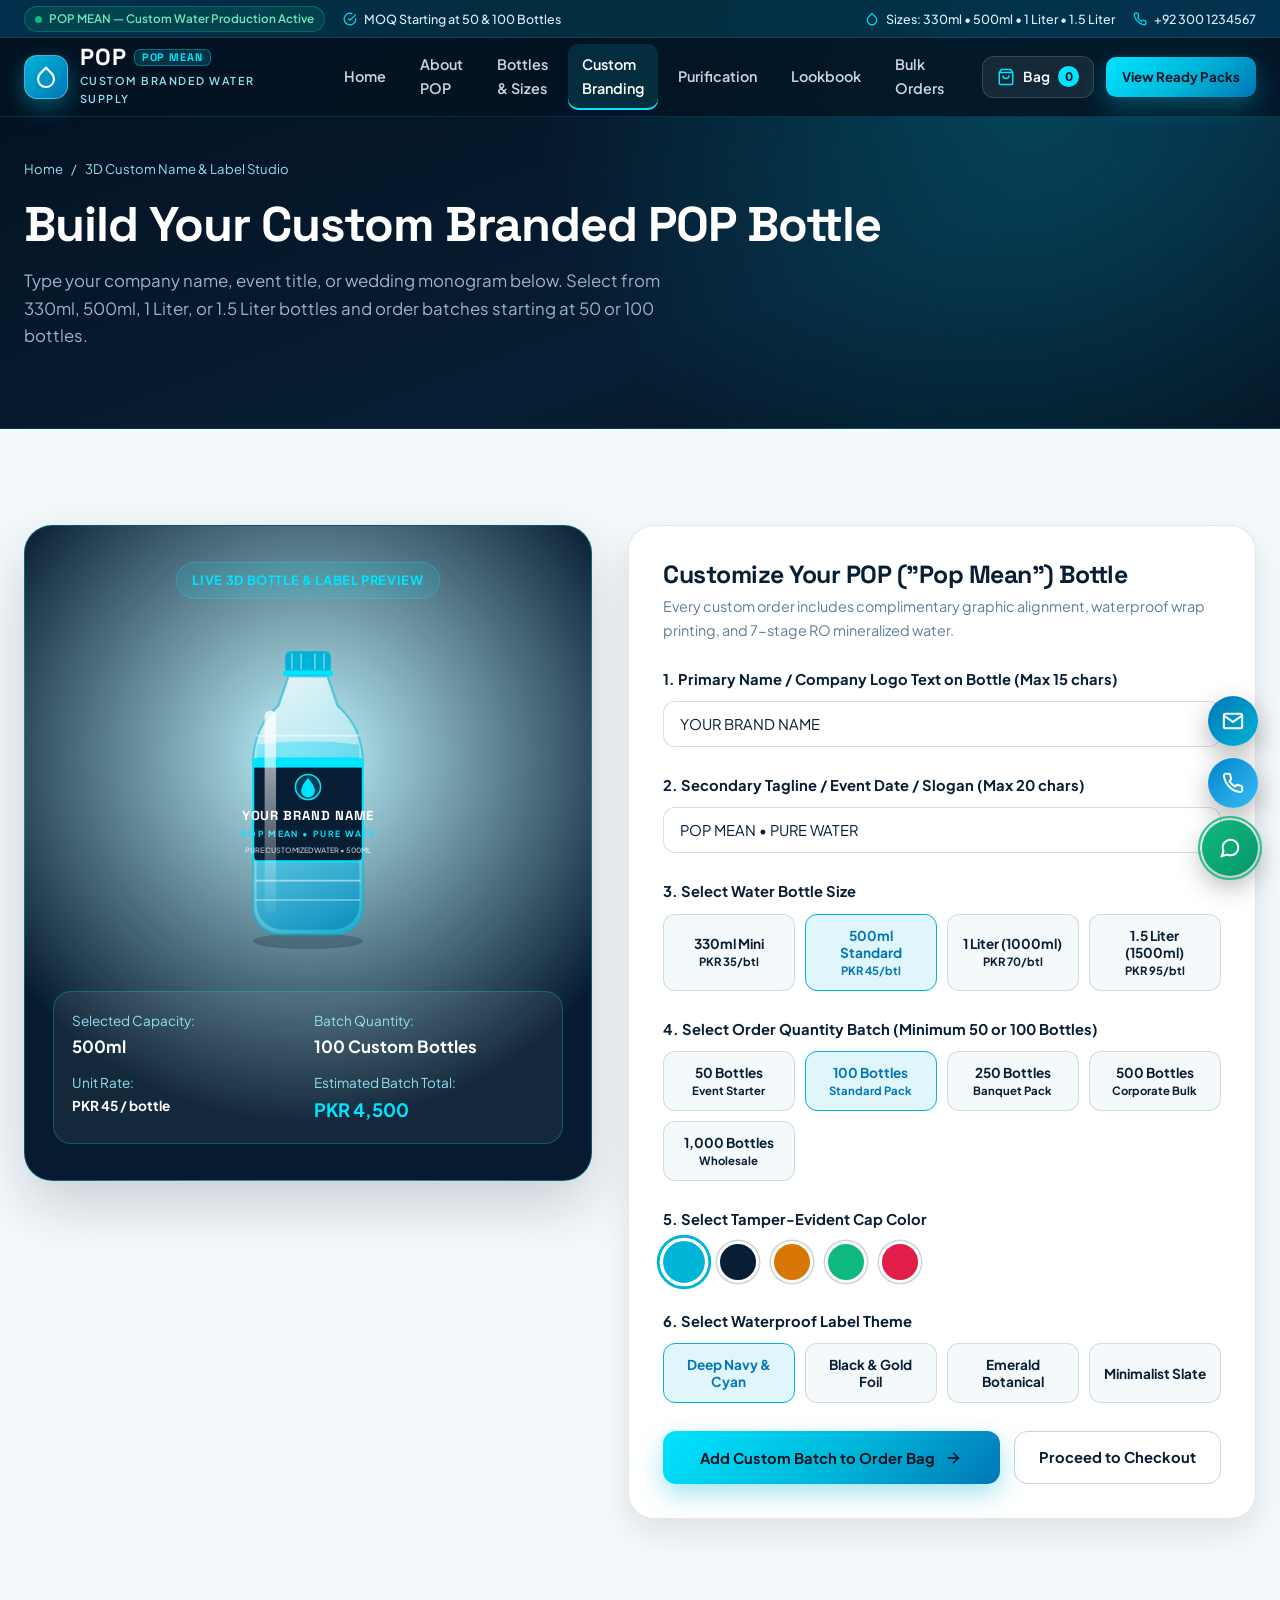
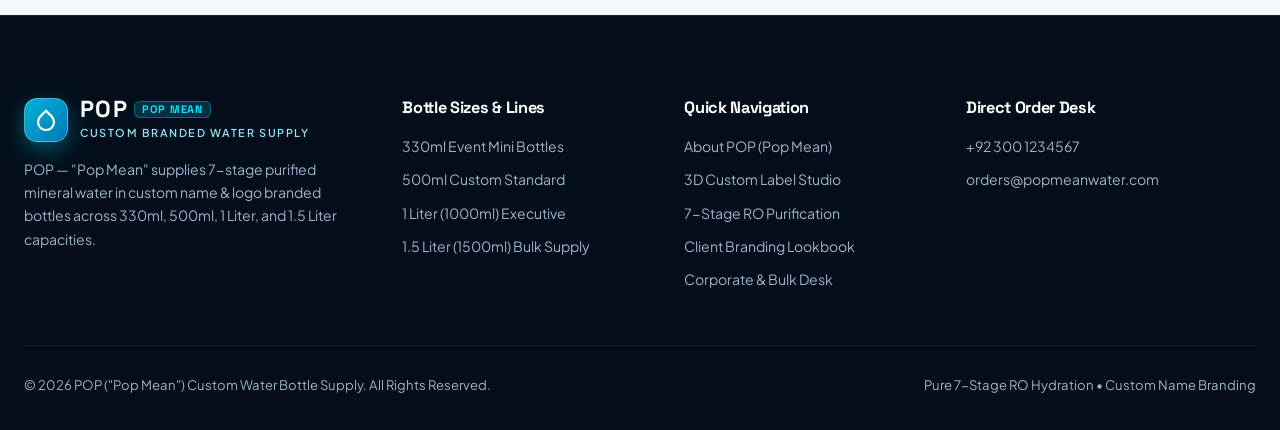
<file: custom.html>
<!DOCTYPE html>
<html lang="en">
<head>
  <meta charset="UTF-8" />
  <meta name="viewport" content="width=device-width, initial-scale=1.0" />
  <title>3D Custom Name &amp; Label Branding Studio | POP — Pop Mean</title>
  <meta name="description" content="Design your custom POP (Pop Mean) water bottle online. Select 330ml, 500ml, 1 Liter, or 1.5 Liter sizes, choose 50 or 100+ bottle batches, and preview your custom name live." />
  <link rel="stylesheet" href="assets/css/style.css" />
</head>
<body>

  <div class="scroll-progress-bar"></div>

  <!-- Unified Fixed Header -->
  <header class="site-header">
    <div class="header-topbar">
      <div class="container topbar-inner">
        <div class="topbar-left">
          <span class="live-status-pill">
            <span class="pulse-dot"></span>
            POP MEAN — Custom Water Production Active
          </span>
          <span class="topbar-item">
            <svg viewBox="0 0 24 24" fill="none" stroke="currentColor" stroke-width="2"><path d="M22 11.08V12a10 10 0 1 1-5.93-9.14"/><polyline points="22 4 12 14.01 9 11.01"/></svg>
            MOQ Starting at 50 &amp; 100 Bottles
          </span>
        </div>
        <div class="topbar-right">
          <span class="topbar-item">
            <svg viewBox="0 0 24 24" fill="none" stroke="currentColor" stroke-width="2"><path d="M12 2.69l5.66 5.66a8 8 0 1 1-11.31 0z"/></svg>
            Sizes: 330ml • 500ml • 1 Liter • 1.5 Liter
          </span>
          <a href="contact.html" class="topbar-item">
            <svg viewBox="0 0 24 24" fill="none" stroke="currentColor" stroke-width="2"><path d="M22 16.92v3a2 2 0 0 1-2.18 2 19.79 19.79 0 0 1-8.63-3.07 19.5 19.5 0 0 1-6-6 19.79 19.79 0 0 1-3.07-8.67A2 2 0 0 1 4.11 2h3a2 2 0 0 1 2 1.72c.127.96.361 1.903.7 2.81a2 2 0 0 1-.45 2.11L8.09 9.91a16 16 0 0 0 6 6l1.27-1.27a2 2 0 0 1 2.11-.45c.907.339 1.85.573 2.81.7A2 2 0 0 1 22 16.92z"/></svg>
            +92 300 1234567
          </a>
        </div>
      </div>
    </div>

    <div class="navbar-main">
      <div class="container navbar-inner">
        <a href="index.html" class="brand-logo">
          <div class="brand-mark">
            <svg viewBox="0 0 24 24" fill="none" stroke="currentColor" stroke-width="2.2"><path d="M12 2.69l5.66 5.66a8 8 0 1 1-11.31 0z"/></svg>
          </div>
          <div class="brand-text">
            <div class="brand-title">POP <span>POP MEAN</span></div>
            <div class="brand-subtitle">Custom Branded Water Supply</div>
          </div>
        </a>

        <nav class="nav-menu" aria-label="Primary Navigation">
          <div class="nav-item"><a href="index.html" class="nav-link">Home</a></div>
          <div class="nav-item"><a href="about.html" class="nav-link">About POP</a></div>
          <div class="nav-item"><a href="collections.html" class="nav-link">Bottles &amp; Sizes</a></div>
          <div class="nav-item"><a href="custom.html" class="nav-link active">Custom Branding</a></div>
          <div class="nav-item"><a href="technology.html" class="nav-link">Purification</a></div>
          <div class="nav-item"><a href="gallery.html" class="nav-link">Lookbook</a></div>
          <div class="nav-item"><a href="contact.html" class="nav-link">Bulk Orders</a></div>
        </nav>

        <div class="navbar-actions">
          <a href="cart.html" class="cart-trigger-btn">
            <svg viewBox="0 0 24 24" fill="none" stroke="currentColor" stroke-width="2"><path d="M6 2L3 6v14a2 2 0 0 0 2 2h14a2 2 0 0 0 2-2V6l-3-4z"/><line x1="3" y1="6" x2="21" y2="6"/><path d="M16 10a4 4 0 0 1-8 0"/></svg>
            <span>Bag</span>
            <span class="cart-count-badge">0</span>
          </a>
          <a href="collections.html" class="btn btn-primary btn-sm">View Ready Packs</a>
          <button type="button" class="mobile-menu-toggle" aria-label="Open Menu">
            <svg viewBox="0 0 24 24" fill="none" stroke="currentColor" stroke-width="2.2"><line x1="3" y1="12" x2="21" y2="12"/><line x1="3" y1="6" x2="21" y2="6"/><line x1="3" y1="18" x2="21" y2="18"/></svg>
          </button>
        </div>
      </div>
    </div>
  </header>

  <!-- Page Hero -->
  <section class="page-hero">
    <div class="container reveal-3d">
      <div class="breadcrumb-list">
        <a href="index.html">Home</a>
        <span>/</span>
        <span>3D Custom Name &amp; Label Studio</span>
      </div>
      <h1>Build Your Custom Branded POP Bottle</h1>
      <p>
        Type your company name, event title, or wedding monogram below. Select from 330ml, 500ml, 1 Liter, or 1.5 Liter bottles and order batches starting at 50 or 100 bottles.
      </p>
    </div>
  </section>

  <!-- Interactive 3D Customizer Studio -->
  <section class="section">
    <div class="container">
      <div class="studio-layout">
        <!-- Left Live 3D Bottle Preview Stage -->
        <div class="studio-preview-stage reveal-3d">
          <span class="hero-pill">LIVE 3D BOTTLE &amp; LABEL PREVIEW</span>
          <div id="studio-live-svg-mount" class="studio-live-svg-wrap"></div>
          <div style="background: rgba(255,255,255,0.06); border: 1px solid rgba(0,229,255,0.25); border-radius: 18px; padding: 18px; text-align: left;">
            <div style="display: grid; grid-template-columns: 1fr 1fr; gap: 12px; font-size: 0.85rem;">
              <div>
                <span style="color: var(--cyan-soft); display: block;">Selected Capacity:</span>
                <strong id="studio-summary-size" style="font-size: 1.05rem;">500ml</strong>
              </div>
              <div>
                <span style="color: var(--cyan-soft); display: block;">Batch Quantity:</span>
                <strong id="studio-summary-qty" style="font-size: 1.05rem;">100 Custom Bottles</strong>
              </div>
              <div>
                <span style="color: var(--cyan-soft); display: block;">Unit Rate:</span>
                <strong id="studio-summary-unit">PKR 45 / bottle</strong>
              </div>
              <div>
                <span style="color: var(--cyan-soft); display: block;">Estimated Batch Total:</span>
                <strong id="studio-summary-total" style="font-size: 1.15rem; color: var(--aqua-bright);">PKR 4,500</strong>
              </div>
            </div>
          </div>
        </div>

        <!-- Right Configuration Controls -->
        <div class="studio-form-panel reveal-3d">
          <h2 style="font-size: 1.55rem; margin-bottom: 6px;">Customize Your POP ("Pop Mean") Bottle</h2>
          <p style="color: var(--text-muted); font-size: 0.9rem; margin-bottom: 24px;">
            Every custom order includes complimentary graphic alignment, waterproof wrap printing, and 7-stage RO mineralized water.
          </p>

          <!-- Step 1: Enter Custom Brand Name -->
          <div class="studio-option-group">
            <label class="group-label" for="studio-brand-input">1. Primary Name / Company Logo Text on Bottle (Max 15 chars)</label>
            <input id="studio-brand-input" type="text" class="form-control" maxlength="15" value="YOUR BRAND NAME" placeholder="e.g. APEX CORP / ALI & SARA" />
          </div>

          <div class="studio-option-group">
            <label class="group-label" for="studio-sub-input">2. Secondary Tagline / Event Date / Slogan (Max 20 chars)</label>
            <input id="studio-sub-input" type="text" class="form-control" maxlength="20" value="POP MEAN • PURE WATER" placeholder="e.g. NIKKAH 2026 / BOARDROOM" />
          </div>

          <!-- Step 3: Select Bottle Size -->
          <div class="studio-option-group">
            <label class="group-label">3. Select Water Bottle Size</label>
            <div class="option-pills-grid">
              <button type="button" class="option-pill-btn" data-studio-size="330ml">330ml Mini<br /><small>PKR 35/btl</small></button>
              <button type="button" class="option-pill-btn active" data-studio-size="500ml">500ml Standard<br /><small>PKR 45/btl</small></button>
              <button type="button" class="option-pill-btn" data-studio-size="1000ml">1 Liter (1000ml)<br /><small>PKR 70/btl</small></button>
              <button type="button" class="option-pill-btn" data-studio-size="1500ml">1.5 Liter (1500ml)<br /><small>PKR 95/btl</small></button>
            </div>
          </div>

          <!-- Step 4: Select Batch Quantity (MOQ 50, 100, etc.) -->
          <div class="studio-option-group">
            <label class="group-label">4. Select Order Quantity Batch (Minimum 50 or 100 Bottles)</label>
            <div class="option-pills-grid">
              <button type="button" class="option-pill-btn" data-studio-moq="50">50 Bottles<br /><small>Event Starter</small></button>
              <button type="button" class="option-pill-btn active" data-studio-moq="100">100 Bottles<br /><small>Standard Pack</small></button>
              <button type="button" class="option-pill-btn" data-studio-moq="250">250 Bottles<br /><small>Banquet Pack</small></button>
              <button type="button" class="option-pill-btn" data-studio-moq="500">500 Bottles<br /><small>Corporate Bulk</small></button>
              <button type="button" class="option-pill-btn" data-studio-moq="1000">1,000 Bottles<br /><small>Wholesale</small></button>
            </div>
          </div>

          <!-- Step 5: Cap Color -->
          <div class="studio-option-group">
            <label class="group-label">5. Select Tamper-Evident Cap Color</label>
            <div class="color-swatch-row">
              <button type="button" class="color-swatch-btn active" data-studio-cap="#00b4d8" style="background: #00b4d8;" title="POP Aqua Blue"></button>
              <button type="button" class="color-swatch-btn" data-studio-cap="#071e34" style="background: #071e34;" title="Executive Midnight Navy"></button>
              <button type="button" class="color-swatch-btn" data-studio-cap="#d97706" style="background: #d97706;" title="Royal Wedding Gold"></button>
              <button type="button" class="color-swatch-btn" data-studio-cap="#10b981" style="background: #10b981;" title="Emerald Fresh"></button>
              <button type="button" class="color-swatch-btn" data-studio-cap="#e11d48" style="background: #e11d48;" title="Crimson Event"></button>
            </div>
          </div>

          <!-- Step 6: Label Theme -->
          <div class="studio-option-group">
            <label class="group-label">6. Select Waterproof Label Theme</label>
            <div class="option-pills-grid">
              <button type="button" class="option-pill-btn active" data-studio-label="#071e34" data-studio-accent="#00e5ff">Deep Navy &amp; Cyan</button>
              <button type="button" class="option-pill-btn" data-studio-label="#1e1b18" data-studio-accent="#fbbf24">Black &amp; Gold Foil</button>
              <button type="button" class="option-pill-btn" data-studio-label="#062c24" data-studio-accent="#34d399">Emerald Botanical</button>
              <button type="button" class="option-pill-btn" data-studio-label="#0f172a" data-studio-accent="#38bdf8">Minimalist Slate</button>
            </div>
          </div>

          <div style="display: flex; flex-wrap: wrap; gap: 14px; margin-top: 28px;">
            <button type="button" id="studio-add-cart-btn" class="btn btn-primary" style="flex: 1;">
              Add Custom Batch to Order Bag
              <svg viewBox="0 0 24 24" fill="none" stroke="currentColor" stroke-width="2.2"><line x1="5" y1="12" x2="19" y2="12"/><polyline points="12 5 19 12 12 19"/></svg>
            </button>
            <a href="cart.html" class="btn btn-outline-dark">Proceed to Checkout</a>
          </div>
        </div>
      </div>
    </div>
  </section>

  <!-- Floating Action Stack -->
  <div class="floating-action-stack">
    <button type="button" class="fab-btn fab-top" aria-label="Scroll Back to Top">
      <svg viewBox="0 0 24 24" fill="none" stroke="currentColor" stroke-width="2.4"><polyline points="18 15 12 9 6 15"/></svg>
      <span class="fab-tooltip">Back to Top</span>
    </button>
    <a href="mailto:orders@popmeanwater.com" class="fab-btn fab-email" aria-label="Email POP Team">
      <svg viewBox="0 0 24 24" fill="none" stroke="currentColor" stroke-width="2.2"><path d="M4 4h16c1.1 0 2 .9 2 2v12c0 1.1-.9 2-2 2H4c-1.1 0-2-.9-2-2V6c0-1.1.9-2 2-2z"/><polyline points="22,6 12,13 2,6"/></svg>
      <span class="fab-tooltip">orders@popmeanwater.com</span>
    </a>
    <a href="tel:+923001234567" class="fab-btn fab-call" aria-label="Call POP">
      <svg viewBox="0 0 24 24" fill="none" stroke="currentColor" stroke-width="2.2"><path d="M22 16.92v3a2 2 0 0 1-2.18 2 19.79 19.79 0 0 1-8.63-3.07 19.5 19.5 0 0 1-6-6 19.79 19.79 0 0 1-3.07-8.67A2 2 0 0 1 4.11 2h3a2 2 0 0 1 2 1.72c.127.96.361 1.903.7 2.81a2 2 0 0 1-.45 2.11L8.09 9.91a16 16 0 0 0 6 6l1.27-1.27a2 2 0 0 1 2.11-.45c.907.339 1.85.573 2.81.7A2 2 0 0 1 22 16.92z"/></svg>
      <span class="fab-tooltip">Call: +92 300 1234567</span>
    </a>
    <a href="https://wa.me/923001234567" target="_blank" rel="noopener" class="fab-btn fab-whatsapp" aria-label="Chat on WhatsApp">
      <svg viewBox="0 0 24 24" fill="none" stroke="currentColor" stroke-width="2.2"><path d="M21 11.5a8.38 8.38 0 0 1-.9 3.8 8.5 8.5 0 0 1-7.6 4.7 8.38 8.38 0 0 1-3.8-.9L3 21l1.9-5.7a8.38 8.38 0 0 1-.9-3.8 8.5 8.5 0 0 1 4.7-7.6 8.38 8.38 0 0 1 3.8-.9h.5a8.48 8.48 0 0 1 8 8v.5z"/></svg>
      <span class="fab-tooltip">Instant WhatsApp Order</span>
    </a>
  </div>

  <!-- Footer -->
  <footer class="site-footer">
    <div class="container">
      <div class="footer-grid">
        <div class="footer-col">
          <a href="index.html" class="brand-logo" style="margin-bottom: 16px;">
            <div class="brand-mark"><svg viewBox="0 0 24 24" fill="none" stroke="currentColor" stroke-width="2.2"><path d="M12 2.69l5.66 5.66a8 8 0 1 1-11.31 0z"/></svg></div>
            <div class="brand-text">
              <div class="brand-title">POP <span>POP MEAN</span></div>
              <div class="brand-subtitle">Custom Branded Water Supply</div>
            </div>
          </a>
          <p style="font-size: 0.88rem;">POP — "Pop Mean" supplies 7-stage purified mineral water in custom name &amp; logo branded bottles across 330ml, 500ml, 1 Liter, and 1.5 Liter capacities.</p>
        </div>
        <div class="footer-col">
          <h4>Bottle Sizes &amp; Lines</h4>
          <div class="footer-links">
            <a href="collections.html?size=330ml">330ml Event Mini Bottles</a>
            <a href="collections.html?size=500ml">500ml Custom Standard</a>
            <a href="collections.html?size=1000ml">1 Liter (1000ml) Executive</a>
            <a href="collections.html?size=1500ml">1.5 Liter (1500ml) Bulk Supply</a>
          </div>
        </div>
        <div class="footer-col">
          <h4>Quick Navigation</h4>
          <div class="footer-links">
            <a href="about.html">About POP (Pop Mean)</a>
            <a href="custom.html">3D Custom Label Studio</a>
            <a href="technology.html">7-Stage RO Purification</a>
            <a href="gallery.html">Client Branding Lookbook</a>
            <a href="contact.html">Corporate &amp; Bulk Desk</a>
          </div>
        </div>
        <div class="footer-col">
          <h4>Direct Order Desk</h4>
          <div class="footer-links">
            <a href="tel:+923001234567">+92 300 1234567</a>
            <a href="mailto:orders@popmeanwater.com">orders@popmeanwater.com</a>
          </div>
        </div>
      </div>
      <div class="footer-bottom">
        <span>&copy; 2026 POP ("Pop Mean") Custom Water Bottle Supply. All Rights Reserved.</span>
        <span>Pure 7-Stage RO Hydration • Custom Name Branding</span>
      </div>
    </div>
  </footer>

  <script src="assets/js/main.js"></script>
</body>
</html>
</file>
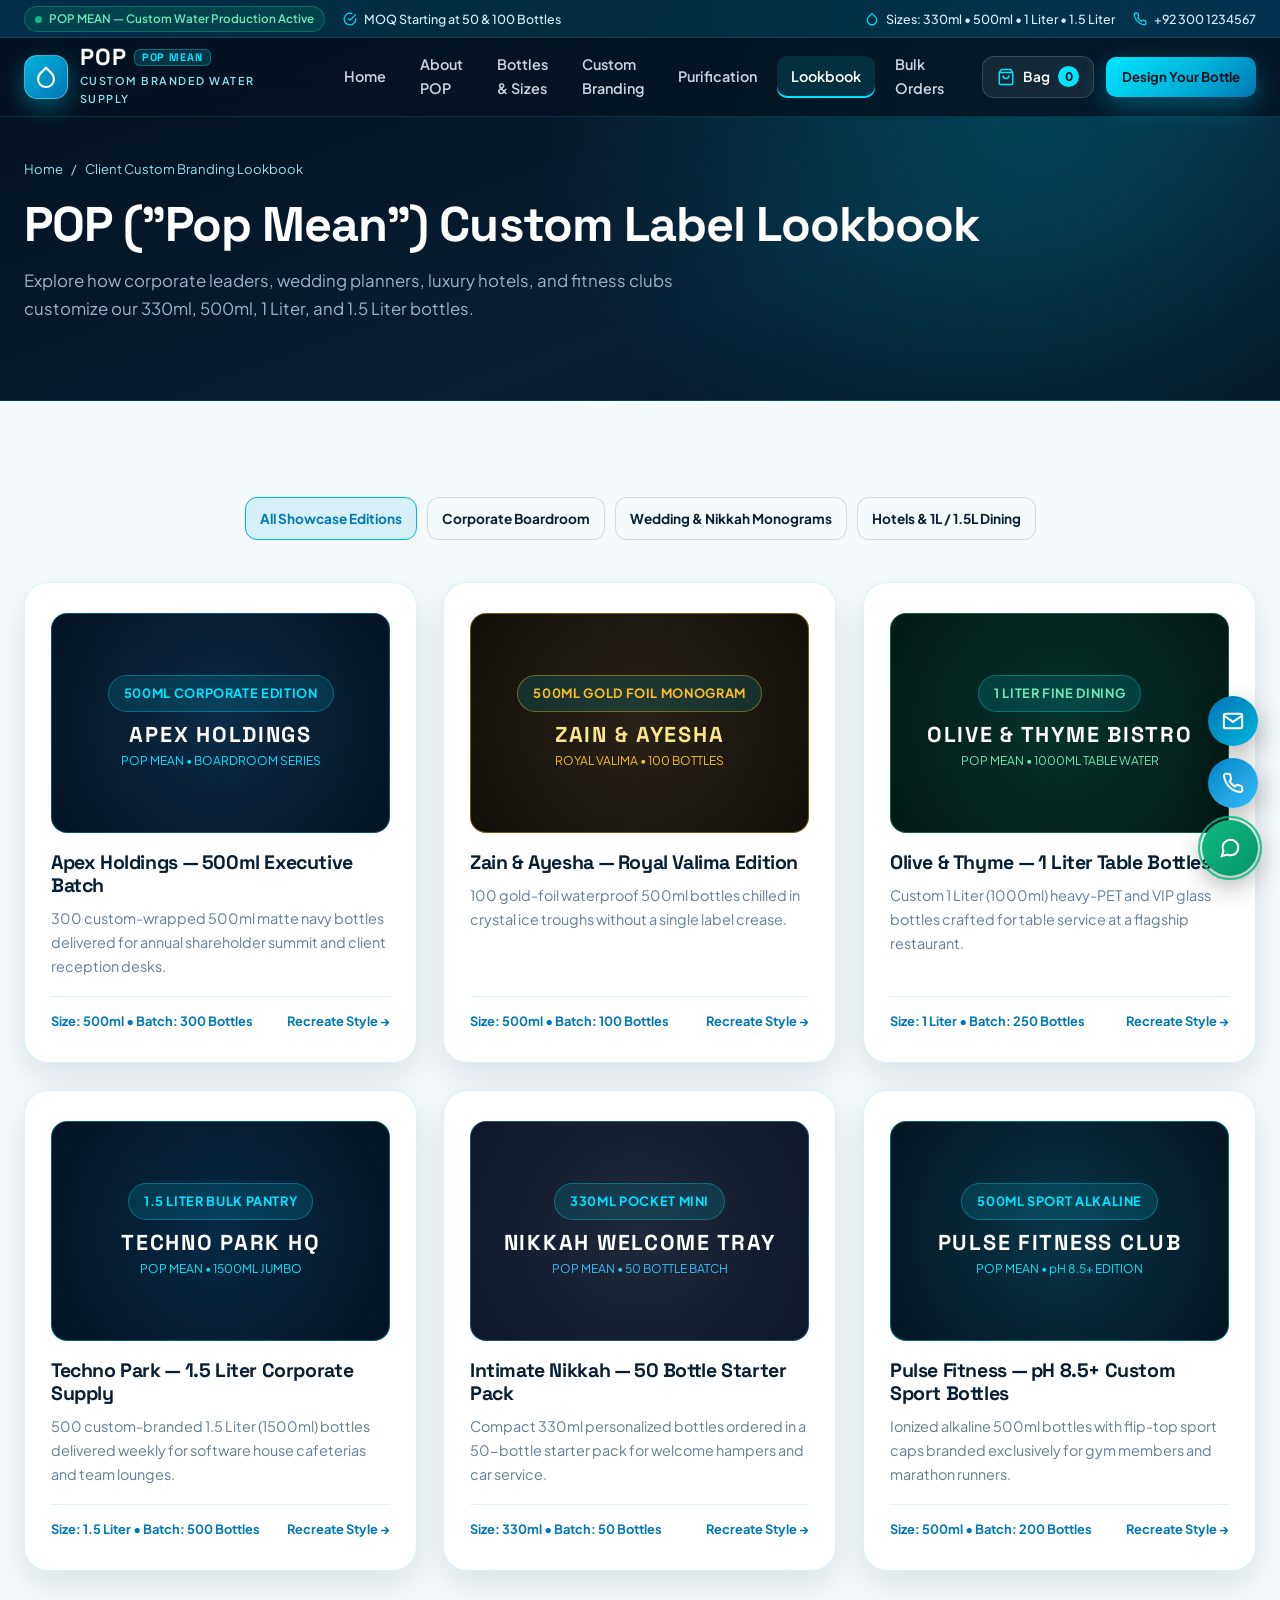
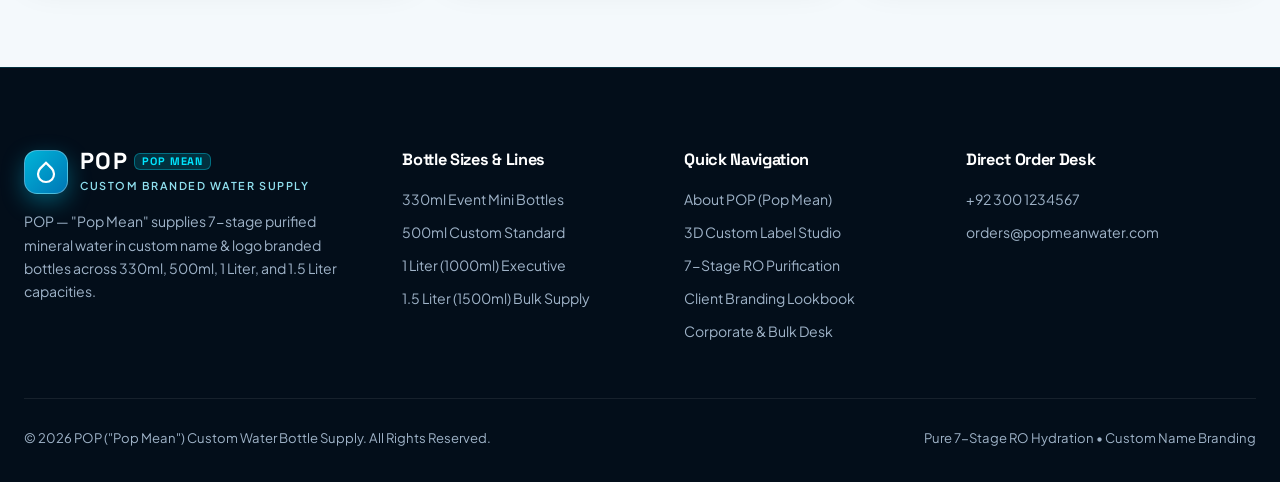
<file: gallery.html>
<!DOCTYPE html>
<html lang="en">
<head>
  <meta charset="UTF-8" />
  <meta name="viewport" content="width=device-width, initial-scale=1.0" />
  <title>Custom Branding Lookbook &amp; Showcase | POP — Pop Mean</title>
  <meta name="description" content="View real custom-branded bottle designs by POP (Pop Mean) across corporate boardrooms, luxury weddings, hotels, and special editions in 330ml, 500ml, 1L, and 1.5L." />
  <link rel="stylesheet" href="assets/css/style.css" />
</head>
<body>

  <div class="scroll-progress-bar"></div>

  <!-- Unified Fixed Header -->
  <header class="site-header">
    <div class="header-topbar">
      <div class="container topbar-inner">
        <div class="topbar-left">
          <span class="live-status-pill">
            <span class="pulse-dot"></span>
            POP MEAN — Custom Water Production Active
          </span>
          <span class="topbar-item">
            <svg viewBox="0 0 24 24" fill="none" stroke="currentColor" stroke-width="2"><path d="M22 11.08V12a10 10 0 1 1-5.93-9.14"/><polyline points="22 4 12 14.01 9 11.01"/></svg>
            MOQ Starting at 50 &amp; 100 Bottles
          </span>
        </div>
        <div class="topbar-right">
          <span class="topbar-item">
            <svg viewBox="0 0 24 24" fill="none" stroke="currentColor" stroke-width="2"><path d="M12 2.69l5.66 5.66a8 8 0 1 1-11.31 0z"/></svg>
            Sizes: 330ml • 500ml • 1 Liter • 1.5 Liter
          </span>
          <a href="contact.html" class="topbar-item">
            <svg viewBox="0 0 24 24" fill="none" stroke="currentColor" stroke-width="2"><path d="M22 16.92v3a2 2 0 0 1-2.18 2 19.79 19.79 0 0 1-8.63-3.07 19.5 19.5 0 0 1-6-6 19.79 19.79 0 0 1-3.07-8.67A2 2 0 0 1 4.11 2h3a2 2 0 0 1 2 1.72c.127.96.361 1.903.7 2.81a2 2 0 0 1-.45 2.11L8.09 9.91a16 16 0 0 0 6 6l1.27-1.27a2 2 0 0 1 2.11-.45c.907.339 1.85.573 2.81.7A2 2 0 0 1 22 16.92z"/></svg>
            +92 300 1234567
          </a>
        </div>
      </div>
    </div>

    <div class="navbar-main">
      <div class="container navbar-inner">
        <a href="index.html" class="brand-logo">
          <div class="brand-mark">
            <svg viewBox="0 0 24 24" fill="none" stroke="currentColor" stroke-width="2.2"><path d="M12 2.69l5.66 5.66a8 8 0 1 1-11.31 0z"/></svg>
          </div>
          <div class="brand-text">
            <div class="brand-title">POP <span>POP MEAN</span></div>
            <div class="brand-subtitle">Custom Branded Water Supply</div>
          </div>
        </a>

        <nav class="nav-menu" aria-label="Primary Navigation">
          <div class="nav-item"><a href="index.html" class="nav-link">Home</a></div>
          <div class="nav-item"><a href="about.html" class="nav-link">About POP</a></div>
          <div class="nav-item"><a href="collections.html" class="nav-link">Bottles &amp; Sizes</a></div>
          <div class="nav-item"><a href="custom.html" class="nav-link">Custom Branding</a></div>
          <div class="nav-item"><a href="technology.html" class="nav-link">Purification</a></div>
          <div class="nav-item"><a href="gallery.html" class="nav-link active">Lookbook</a></div>
          <div class="nav-item"><a href="contact.html" class="nav-link">Bulk Orders</a></div>
        </nav>

        <div class="navbar-actions">
          <a href="cart.html" class="cart-trigger-btn">
            <svg viewBox="0 0 24 24" fill="none" stroke="currentColor" stroke-width="2"><path d="M6 2L3 6v14a2 2 0 0 0 2 2h14a2 2 0 0 0 2-2V6l-3-4z"/><line x1="3" y1="6" x2="21" y2="6"/><path d="M16 10a4 4 0 0 1-8 0"/></svg>
            <span>Bag</span>
            <span class="cart-count-badge">0</span>
          </a>
          <a href="custom.html" class="btn btn-primary btn-sm">Design Your Bottle</a>
          <button type="button" class="mobile-menu-toggle" aria-label="Open Menu">
            <svg viewBox="0 0 24 24" fill="none" stroke="currentColor" stroke-width="2.2"><line x1="3" y1="12" x2="21" y2="12"/><line x1="3" y1="6" x2="21" y2="6"/><line x1="3" y1="18" x2="21" y2="18"/></svg>
          </button>
        </div>
      </div>
    </div>
  </header>

  <!-- Page Hero -->
  <section class="page-hero">
    <div class="container reveal-3d">
      <div class="breadcrumb-list">
        <a href="index.html">Home</a>
        <span>/</span>
        <span>Client Custom Branding Lookbook</span>
      </div>
      <h1>POP ("Pop Mean") Custom Label Lookbook</h1>
      <p>
        Explore how corporate leaders, wedding planners, luxury hotels, and fitness clubs customize our 330ml, 500ml, 1 Liter, and 1.5 Liter bottles.
      </p>
    </div>
  </section>

  <!-- Filterable Lookbook Showcase -->
  <section class="section">
    <div class="container">
      <div style="display: flex; justify-content: center; flex-wrap: wrap; gap: 10px; margin-bottom: 42px;" class="reveal-3d">
        <button type="button" class="option-pill-btn js-gallery-filter active" data-filter="all">All Showcase Editions</button>
        <button type="button" class="option-pill-btn js-gallery-filter" data-filter="corporate">Corporate Boardroom</button>
        <button type="button" class="option-pill-btn js-gallery-filter" data-filter="wedding">Wedding &amp; Nikkah Monograms</button>
        <button type="button" class="option-pill-btn js-gallery-filter" data-filter="horeca">Hotels &amp; 1L / 1.5L Dining</button>
      </div>

      <div class="products-grid">
        <!-- Showcase Card 1 -->
        <div class="tilt-card feature-card js-gallery-item reveal-3d" data-category="corporate">
          <div style="height: 220px; background: radial-gradient(circle, #0c2b48, #041322); border-radius: 16px; margin-bottom: 18px; display: flex; flex-direction: column; align-items: center; justify-content: center; color: #fff; padding: 20px; text-align: center; border: 1px solid rgba(0,229,255,0.3);">
            <span class="hero-pill" style="margin-bottom: 10px;">500ML CORPORATE EDITION</span>
            <h4 style="font-size: 1.35rem; letter-spacing: 0.08em;">APEX HOLDINGS</h4>
            <span style="font-size: 0.75rem; color: var(--aqua-bright); margin-top: 4px;">POP MEAN • BOARDROOM SERIES</span>
          </div>
          <h3>Apex Holdings — 500ml Executive Batch</h3>
          <p>300 custom-wrapped 500ml matte navy bottles delivered for annual shareholder summit and client reception desks.</p>
          <div class="feature-card-footer">
            <span>Size: 500ml • Batch: 300 Bottles</span>
            <a href="custom.html?size=500ml">Recreate Style &rarr;</a>
          </div>
        </div>

        <!-- Showcase Card 2 -->
        <div class="tilt-card feature-card js-gallery-item reveal-3d" data-category="wedding">
          <div style="height: 220px; background: radial-gradient(circle, #292218, #120f0a); border-radius: 16px; margin-bottom: 18px; display: flex; flex-direction: column; align-items: center; justify-content: center; color: #fff; padding: 20px; text-align: center; border: 1px solid rgba(251,191,36,0.4);">
            <span class="hero-pill" style="margin-bottom: 10px; color: #fbbf24; border-color: rgba(251,191,36,0.4);">500ML GOLD FOIL MONOGRAM</span>
            <h4 style="font-size: 1.35rem; letter-spacing: 0.08em; color: #fde68a;">ZAIN &amp; AYESHA</h4>
            <span style="font-size: 0.75rem; color: #fbbf24; margin-top: 4px;">ROYAL VALIMA • 100 BOTTLES</span>
          </div>
          <h3>Zain &amp; Ayesha — Royal Valima Edition</h3>
          <p>100 gold-foil waterproof 500ml bottles chilled in crystal ice troughs without a single label crease.</p>
          <div class="feature-card-footer">
            <span>Size: 500ml • Batch: 100 Bottles</span>
            <a href="custom.html?size=500ml">Recreate Style &rarr;</a>
          </div>
        </div>

        <!-- Showcase Card 3 -->
        <div class="tilt-card feature-card js-gallery-item reveal-3d" data-category="horeca">
          <div style="height: 220px; background: radial-gradient(circle, #06342b, #031915); border-radius: 16px; margin-bottom: 18px; display: flex; flex-direction: column; align-items: center; justify-content: center; color: #fff; padding: 20px; text-align: center; border: 1px solid rgba(52,211,153,0.35);">
            <span class="hero-pill" style="margin-bottom: 10px; color: #6ee7b7;">1 LITER FINE DINING</span>
            <h4 style="font-size: 1.35rem; letter-spacing: 0.08em;">OLIVE &amp; THYME BISTRO</h4>
            <span style="font-size: 0.75rem; color: #6ee7b7; margin-top: 4px;">POP MEAN • 1000ML TABLE WATER</span>
          </div>
          <h3>Olive &amp; Thyme — 1 Liter Table Bottles</h3>
          <p>Custom 1 Liter (1000ml) heavy-PET and VIP glass bottles crafted for table service at a flagship restaurant.</p>
          <div class="feature-card-footer">
            <span>Size: 1 Liter • Batch: 250 Bottles</span>
            <a href="custom.html?size=1000ml">Recreate Style &rarr;</a>
          </div>
        </div>

        <!-- Showcase Card 4 -->
        <div class="tilt-card feature-card js-gallery-item reveal-3d" data-category="horeca">
          <div style="height: 220px; background: radial-gradient(circle, #072a47, #041322); border-radius: 16px; margin-bottom: 18px; display: flex; flex-direction: column; align-items: center; justify-content: center; color: #fff; padding: 20px; text-align: center; border: 1px solid rgba(0,229,255,0.35);">
            <span class="hero-pill" style="margin-bottom: 10px;">1.5 LITER BULK PANTRY</span>
            <h4 style="font-size: 1.35rem; letter-spacing: 0.08em;">TECHNO PARK HQ</h4>
            <span style="font-size: 0.75rem; color: var(--aqua-bright); margin-top: 4px;">POP MEAN • 1500ML JUMBO</span>
          </div>
          <h3>Techno Park — 1.5 Liter Corporate Supply</h3>
          <p>500 custom-branded 1.5 Liter (1500ml) bottles delivered weekly for software house cafeterias and team lounges.</p>
          <div class="feature-card-footer">
            <span>Size: 1.5 Liter • Batch: 500 Bottles</span>
            <a href="custom.html?size=1500ml">Recreate Style &rarr;</a>
          </div>
        </div>

        <!-- Showcase Card 5 -->
        <div class="tilt-card feature-card js-gallery-item reveal-3d" data-category="wedding">
          <div style="height: 220px; background: radial-gradient(circle, #1e293b, #0f172a); border-radius: 16px; margin-bottom: 18px; display: flex; flex-direction: column; align-items: center; justify-content: center; color: #fff; padding: 20px; text-align: center; border: 1px solid rgba(56,189,248,0.35);">
            <span class="hero-pill" style="margin-bottom: 10px;">330ML POCKET MINI</span>
            <h4 style="font-size: 1.35rem; letter-spacing: 0.08em;">NIKKAH WELCOME TRAY</h4>
            <span style="font-size: 0.75rem; color: #38bdf8; margin-top: 4px;">POP MEAN • 50 BOTTLE BATCH</span>
          </div>
          <h3>Intimate Nikkah — 50 Bottle Starter Pack</h3>
          <p>Compact 330ml personalized bottles ordered in a 50-bottle starter pack for welcome hampers and car service.</p>
          <div class="feature-card-footer">
            <span>Size: 330ml • Batch: 50 Bottles</span>
            <a href="custom.html?size=330ml">Recreate Style &rarr;</a>
          </div>
        </div>

        <!-- Showcase Card 6 -->
        <div class="tilt-card feature-card js-gallery-item reveal-3d" data-category="corporate">
          <div style="height: 220px; background: radial-gradient(circle, #09354a, #031520); border-radius: 16px; margin-bottom: 18px; display: flex; flex-direction: column; align-items: center; justify-content: center; color: #fff; padding: 20px; text-align: center; border: 1px solid rgba(0,229,255,0.4);">
            <span class="hero-pill" style="margin-bottom: 10px;">500ML SPORT ALKALINE</span>
            <h4 style="font-size: 1.35rem; letter-spacing: 0.08em;">PULSE FITNESS CLUB</h4>
            <span style="font-size: 0.75rem; color: var(--aqua-bright); margin-top: 4px;">POP MEAN • pH 8.5+ EDITION</span>
          </div>
          <h3>Pulse Fitness — pH 8.5+ Custom Sport Bottles</h3>
          <p>Ionized alkaline 500ml bottles with flip-top sport caps branded exclusively for gym members and marathon runners.</p>
          <div class="feature-card-footer">
            <span>Size: 500ml • Batch: 200 Bottles</span>
            <a href="custom.html?size=500ml">Recreate Style &rarr;</a>
          </div>
        </div>
      </div>
    </div>
  </section>

  <!-- Floating Action Stack -->
  <div class="floating-action-stack">
    <button type="button" class="fab-btn fab-top" aria-label="Scroll Back to Top">
      <svg viewBox="0 0 24 24" fill="none" stroke="currentColor" stroke-width="2.4"><polyline points="18 15 12 9 6 15"/></svg>
      <span class="fab-tooltip">Back to Top</span>
    </button>
    <a href="mailto:orders@popmeanwater.com" class="fab-btn fab-email" aria-label="Email POP Team">
      <svg viewBox="0 0 24 24" fill="none" stroke="currentColor" stroke-width="2.2"><path d="M4 4h16c1.1 0 2 .9 2 2v12c0 1.1-.9 2-2 2H4c-1.1 0-2-.9-2-2V6c0-1.1.9-2 2-2z"/><polyline points="22,6 12,13 2,6"/></svg>
      <span class="fab-tooltip">orders@popmeanwater.com</span>
    </a>
    <a href="tel:+923001234567" class="fab-btn fab-call" aria-label="Call POP">
      <svg viewBox="0 0 24 24" fill="none" stroke="currentColor" stroke-width="2.2"><path d="M22 16.92v3a2 2 0 0 1-2.18 2 19.79 19.79 0 0 1-8.63-3.07 19.5 19.5 0 0 1-6-6 19.79 19.79 0 0 1-3.07-8.67A2 2 0 0 1 4.11 2h3a2 2 0 0 1 2 1.72c.127.96.361 1.903.7 2.81a2 2 0 0 1-.45 2.11L8.09 9.91a16 16 0 0 0 6 6l1.27-1.27a2 2 0 0 1 2.11-.45c.907.339 1.85.573 2.81.7A2 2 0 0 1 22 16.92z"/></svg>
      <span class="fab-tooltip">Call: +92 300 1234567</span>
    </a>
    <a href="https://wa.me/923001234567" target="_blank" rel="noopener" class="fab-btn fab-whatsapp" aria-label="Chat on WhatsApp">
      <svg viewBox="0 0 24 24" fill="none" stroke="currentColor" stroke-width="2.2"><path d="M21 11.5a8.38 8.38 0 0 1-.9 3.8 8.5 8.5 0 0 1-7.6 4.7 8.38 8.38 0 0 1-3.8-.9L3 21l1.9-5.7a8.38 8.38 0 0 1-.9-3.8 8.5 8.5 0 0 1 4.7-7.6 8.38 8.38 0 0 1 3.8-.9h.5a8.48 8.48 0 0 1 8 8v.5z"/></svg>
      <span class="fab-tooltip">Instant WhatsApp Order</span>
    </a>
  </div>

  <!-- Footer -->
  <footer class="site-footer">
    <div class="container">
      <div class="footer-grid">
        <div class="footer-col">
          <a href="index.html" class="brand-logo" style="margin-bottom: 16px;">
            <div class="brand-mark"><svg viewBox="0 0 24 24" fill="none" stroke="currentColor" stroke-width="2.2"><path d="M12 2.69l5.66 5.66a8 8 0 1 1-11.31 0z"/></svg></div>
            <div class="brand-text">
              <div class="brand-title">POP <span>POP MEAN</span></div>
              <div class="brand-subtitle">Custom Branded Water Supply</div>
            </div>
          </a>
          <p style="font-size: 0.88rem;">POP — "Pop Mean" supplies 7-stage purified mineral water in custom name &amp; logo branded bottles across 330ml, 500ml, 1 Liter, and 1.5 Liter capacities.</p>
        </div>
        <div class="footer-col">
          <h4>Bottle Sizes &amp; Lines</h4>
          <div class="footer-links">
            <a href="collections.html?size=330ml">330ml Event Mini Bottles</a>
            <a href="collections.html?size=500ml">500ml Custom Standard</a>
            <a href="collections.html?size=1000ml">1 Liter (1000ml) Executive</a>
            <a href="collections.html?size=1500ml">1.5 Liter (1500ml) Bulk Supply</a>
          </div>
        </div>
        <div class="footer-col">
          <h4>Quick Navigation</h4>
          <div class="footer-links">
            <a href="about.html">About POP (Pop Mean)</a>
            <a href="custom.html">3D Custom Label Studio</a>
            <a href="technology.html">7-Stage RO Purification</a>
            <a href="gallery.html">Client Branding Lookbook</a>
            <a href="contact.html">Corporate &amp; Bulk Desk</a>
          </div>
        </div>
        <div class="footer-col">
          <h4>Direct Order Desk</h4>
          <div class="footer-links">
            <a href="tel:+923001234567">+92 300 1234567</a>
            <a href="mailto:orders@popmeanwater.com">orders@popmeanwater.com</a>
          </div>
        </div>
      </div>
      <div class="footer-bottom">
        <span>&copy; 2026 POP ("Pop Mean") Custom Water Bottle Supply. All Rights Reserved.</span>
        <span>Pure 7-Stage RO Hydration • Custom Name Branding</span>
      </div>
    </div>
  </footer>

  <script src="assets/js/main.js"></script>
</body>
</html>
</file>
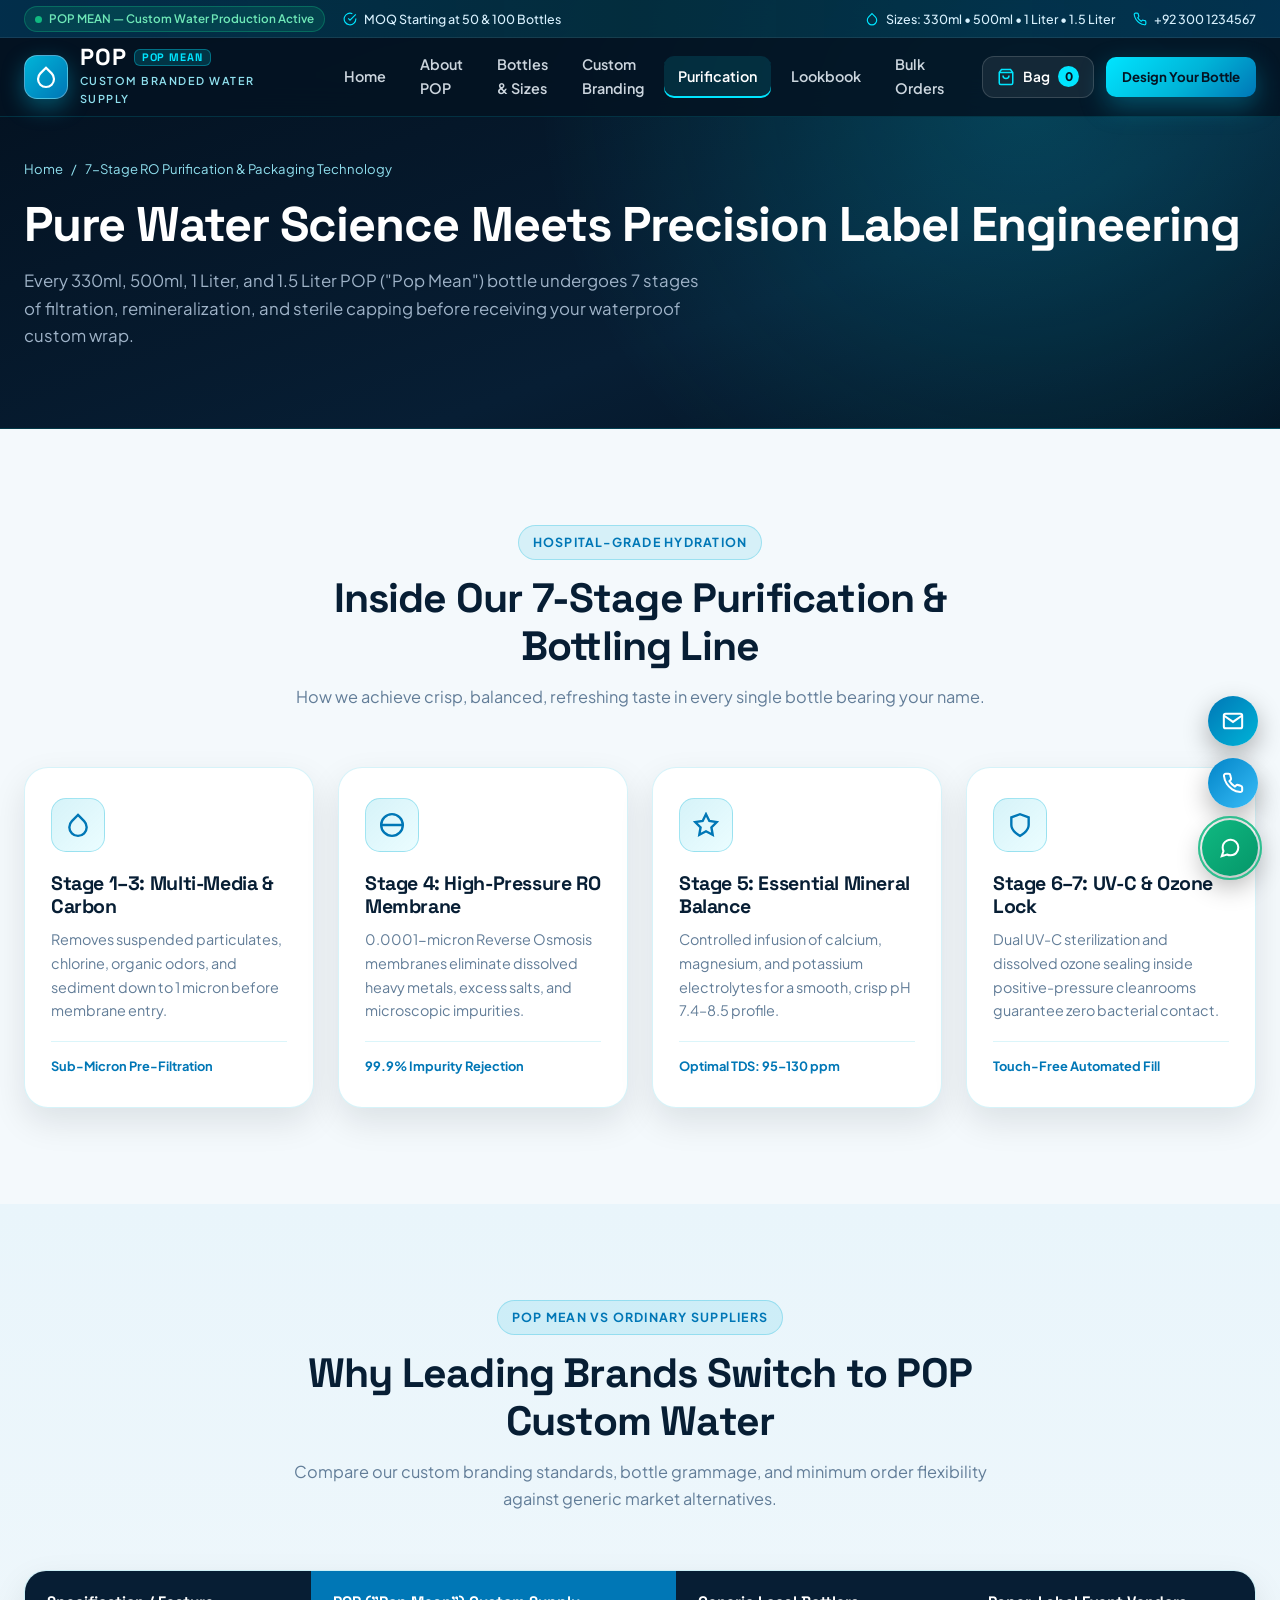
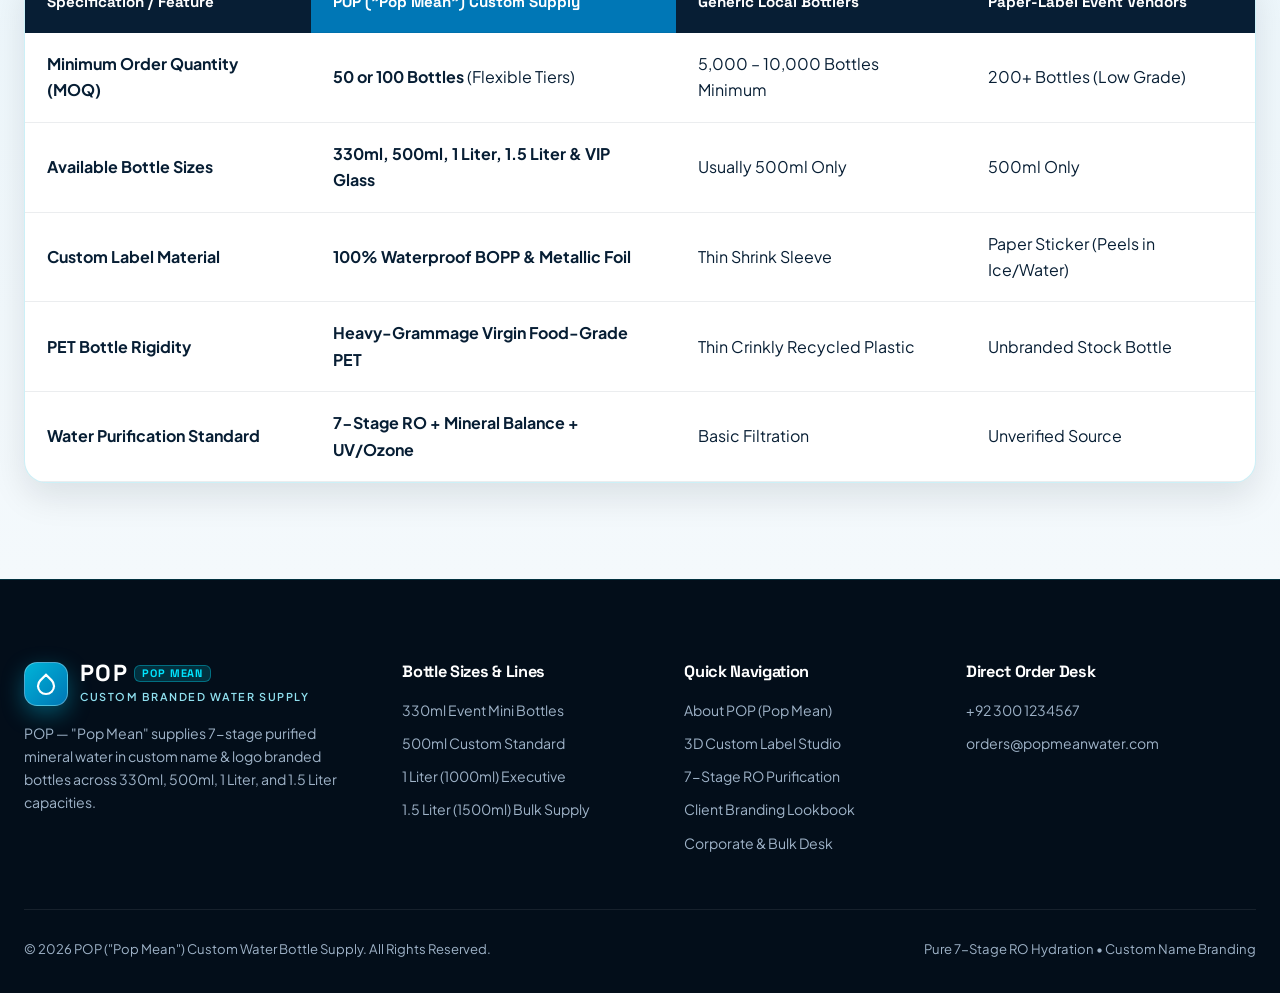
<file: technology.html>
<!DOCTYPE html>
<html lang="en">
<head>
  <meta charset="UTF-8" />
  <meta name="viewport" content="width=device-width, initial-scale=1.0" />
  <title>7-Stage RO Purification &amp; Label Engineering | POP — Pop Mean</title>
  <meta name="description" content="Explore how POP (Pop Mean) purifies every drop through 7-Stage Reverse Osmosis, UV sterilization, and ozone lock, paired with ice-proof custom labels." />
  <link rel="stylesheet" href="assets/css/style.css" />
</head>
<body>

  <div class="scroll-progress-bar"></div>

  <!-- Unified Fixed Header -->
  <header class="site-header">
    <div class="header-topbar">
      <div class="container topbar-inner">
        <div class="topbar-left">
          <span class="live-status-pill">
            <span class="pulse-dot"></span>
            POP MEAN — Custom Water Production Active
          </span>
          <span class="topbar-item">
            <svg viewBox="0 0 24 24" fill="none" stroke="currentColor" stroke-width="2"><path d="M22 11.08V12a10 10 0 1 1-5.93-9.14"/><polyline points="22 4 12 14.01 9 11.01"/></svg>
            MOQ Starting at 50 &amp; 100 Bottles
          </span>
        </div>
        <div class="topbar-right">
          <span class="topbar-item">
            <svg viewBox="0 0 24 24" fill="none" stroke="currentColor" stroke-width="2"><path d="M12 2.69l5.66 5.66a8 8 0 1 1-11.31 0z"/></svg>
            Sizes: 330ml • 500ml • 1 Liter • 1.5 Liter
          </span>
          <a href="contact.html" class="topbar-item">
            <svg viewBox="0 0 24 24" fill="none" stroke="currentColor" stroke-width="2"><path d="M22 16.92v3a2 2 0 0 1-2.18 2 19.79 19.79 0 0 1-8.63-3.07 19.5 19.5 0 0 1-6-6 19.79 19.79 0 0 1-3.07-8.67A2 2 0 0 1 4.11 2h3a2 2 0 0 1 2 1.72c.127.96.361 1.903.7 2.81a2 2 0 0 1-.45 2.11L8.09 9.91a16 16 0 0 0 6 6l1.27-1.27a2 2 0 0 1 2.11-.45c.907.339 1.85.573 2.81.7A2 2 0 0 1 22 16.92z"/></svg>
            +92 300 1234567
          </a>
        </div>
      </div>
    </div>

    <div class="navbar-main">
      <div class="container navbar-inner">
        <a href="index.html" class="brand-logo">
          <div class="brand-mark">
            <svg viewBox="0 0 24 24" fill="none" stroke="currentColor" stroke-width="2.2"><path d="M12 2.69l5.66 5.66a8 8 0 1 1-11.31 0z"/></svg>
          </div>
          <div class="brand-text">
            <div class="brand-title">POP <span>POP MEAN</span></div>
            <div class="brand-subtitle">Custom Branded Water Supply</div>
          </div>
        </a>

        <nav class="nav-menu" aria-label="Primary Navigation">
          <div class="nav-item"><a href="index.html" class="nav-link">Home</a></div>
          <div class="nav-item"><a href="about.html" class="nav-link">About POP</a></div>
          <div class="nav-item"><a href="collections.html" class="nav-link">Bottles &amp; Sizes</a></div>
          <div class="nav-item"><a href="custom.html" class="nav-link">Custom Branding</a></div>
          <div class="nav-item"><a href="technology.html" class="nav-link active">Purification</a></div>
          <div class="nav-item"><a href="gallery.html" class="nav-link">Lookbook</a></div>
          <div class="nav-item"><a href="contact.html" class="nav-link">Bulk Orders</a></div>
        </nav>

        <div class="navbar-actions">
          <a href="cart.html" class="cart-trigger-btn">
            <svg viewBox="0 0 24 24" fill="none" stroke="currentColor" stroke-width="2"><path d="M6 2L3 6v14a2 2 0 0 0 2 2h14a2 2 0 0 0 2-2V6l-3-4z"/><line x1="3" y1="6" x2="21" y2="6"/><path d="M16 10a4 4 0 0 1-8 0"/></svg>
            <span>Bag</span>
            <span class="cart-count-badge">0</span>
          </a>
          <a href="custom.html" class="btn btn-primary btn-sm">Design Your Bottle</a>
          <button type="button" class="mobile-menu-toggle" aria-label="Open Menu">
            <svg viewBox="0 0 24 24" fill="none" stroke="currentColor" stroke-width="2.2"><line x1="3" y1="12" x2="21" y2="12"/><line x1="3" y1="6" x2="21" y2="6"/><line x1="3" y1="18" x2="21" y2="18"/></svg>
          </button>
        </div>
      </div>
    </div>
  </header>

  <!-- Page Hero -->
  <section class="page-hero">
    <div class="container reveal-3d">
      <div class="breadcrumb-list">
        <a href="index.html">Home</a>
        <span>/</span>
        <span>7-Stage RO Purification &amp; Packaging Technology</span>
      </div>
      <h1>Pure Water Science Meets Precision Label Engineering</h1>
      <p>
        Every 330ml, 500ml, 1 Liter, and 1.5 Liter POP ("Pop Mean") bottle undergoes 7 stages of filtration, remineralization, and sterile capping before receiving your waterproof custom wrap.
      </p>
    </div>
  </section>

  <!-- 7-Stage Purification Grid -->
  <section class="section">
    <div class="container">
      <div class="section-header reveal-3d">
        <span class="section-eyebrow">Hospital-Grade Hydration</span>
        <h2 class="section-title">Inside Our 7-Stage Purification &amp; Bottling Line</h2>
        <p class="section-subtitle">
          How we achieve crisp, balanced, refreshing taste in every single bottle bearing your name.
        </p>
      </div>

      <div class="features-grid">
        <div class="tilt-card feature-card reveal-3d">
          <div class="icon-badge">
            <svg viewBox="0 0 24 24" fill="none" stroke="currentColor" stroke-width="2.2"><path d="M12 2.69l5.66 5.66a8 8 0 1 1-11.31 0z"/></svg>
          </div>
          <h3>Stage 1–3: Multi-Media &amp; Carbon</h3>
          <p>Removes suspended particulates, chlorine, organic odors, and sediment down to 1 micron before membrane entry.</p>
          <div class="feature-card-footer"><span>Sub-Micron Pre-Filtration</span></div>
        </div>

        <div class="tilt-card feature-card reveal-3d">
          <div class="icon-badge">
            <svg viewBox="0 0 24 24" fill="none" stroke="currentColor" stroke-width="2.2"><circle cx="12" cy="12" r="10"/><path d="M2 12h20"/></svg>
          </div>
          <h3>Stage 4: High-Pressure RO Membrane</h3>
          <p>0.0001-micron Reverse Osmosis membranes eliminate dissolved heavy metals, excess salts, and microscopic impurities.</p>
          <div class="feature-card-footer"><span>99.9% Impurity Rejection</span></div>
        </div>

        <div class="tilt-card feature-card reveal-3d">
          <div class="icon-badge">
            <svg viewBox="0 0 24 24" fill="none" stroke="currentColor" stroke-width="2.2"><polygon points="12 2 15.09 8.26 22 9.27 17 14.14 18.18 21.02 12 17.77 5.82 21.02 7 14.14 2 9.27 8.91 8.26 12 2"/></svg>
          </div>
          <h3>Stage 5: Essential Mineral Balance</h3>
          <p>Controlled infusion of calcium, magnesium, and potassium electrolytes for a smooth, crisp pH 7.4–8.5 profile.</p>
          <div class="feature-card-footer"><span>Optimal TDS: 95–130 ppm</span></div>
        </div>

        <div class="tilt-card feature-card reveal-3d">
          <div class="icon-badge">
            <svg viewBox="0 0 24 24" fill="none" stroke="currentColor" stroke-width="2.2"><path d="M12 22s8-4 8-10V5l-8-3-8 3v7c0 6 8 10 8 10z"/></svg>
          </div>
          <h3>Stage 6–7: UV-C &amp; Ozone Lock</h3>
          <p>Dual UV-C sterilization and dissolved ozone sealing inside positive-pressure cleanrooms guarantee zero bacterial contact.</p>
          <div class="feature-card-footer"><span>Touch-Free Automated Fill</span></div>
        </div>
      </div>
    </div>
  </section>

  <!-- Technical Comparison Table -->
  <section class="section section-ice">
    <div class="container">
      <div class="section-header reveal-3d">
        <span class="section-eyebrow">POP Mean vs Ordinary Suppliers</span>
        <h2 class="section-title">Why Leading Brands Switch to POP Custom Water</h2>
        <p class="section-subtitle">
          Compare our custom branding standards, bottle grammage, and minimum order flexibility against generic market alternatives.
        </p>
      </div>

      <div class="comparison-table-wrap reveal-3d">
        <table class="comparison-table">
          <thead>
            <tr>
              <th>Specification / Feature</th>
              <th class="highlight-col">POP ("Pop Mean") Custom Supply</th>
              <th>Generic Local Bottlers</th>
              <th>Paper-Label Event Vendors</th>
            </tr>
          </thead>
          <tbody>
            <tr>
              <td><strong>Minimum Order Quantity (MOQ)</strong></td>
              <td><strong>50 or 100 Bottles</strong> (Flexible Tiers)</td>
              <td>5,000 – 10,000 Bottles Minimum</td>
              <td>200+ Bottles (Low Grade)</td>
            </tr>
            <tr>
              <td><strong>Available Bottle Sizes</strong></td>
              <td><strong>330ml, 500ml, 1 Liter, 1.5 Liter &amp; VIP Glass</strong></td>
              <td>Usually 500ml Only</td>
              <td>500ml Only</td>
            </tr>
            <tr>
              <td><strong>Custom Label Material</strong></td>
              <td><strong>100% Waterproof BOPP &amp; Metallic Foil</strong></td>
              <td>Thin Shrink Sleeve</td>
              <td>Paper Sticker (Peels in Ice/Water)</td>
            </tr>
            <tr>
              <td><strong>PET Bottle Rigidity</strong></td>
              <td><strong>Heavy-Grammage Virgin Food-Grade PET</strong></td>
              <td>Thin Crinkly Recycled Plastic</td>
              <td>Unbranded Stock Bottle</td>
            </tr>
            <tr>
              <td><strong>Water Purification Standard</strong></td>
              <td><strong>7-Stage RO + Mineral Balance + UV/Ozone</strong></td>
              <td>Basic Filtration</td>
              <td>Unverified Source</td>
            </tr>
          </tbody>
        </table>
      </div>
    </div>
  </section>

  <!-- Floating Action Stack -->
  <div class="floating-action-stack">
    <button type="button" class="fab-btn fab-top" aria-label="Scroll Back to Top">
      <svg viewBox="0 0 24 24" fill="none" stroke="currentColor" stroke-width="2.4"><polyline points="18 15 12 9 6 15"/></svg>
      <span class="fab-tooltip">Back to Top</span>
    </button>
    <a href="mailto:orders@popmeanwater.com" class="fab-btn fab-email" aria-label="Email POP Team">
      <svg viewBox="0 0 24 24" fill="none" stroke="currentColor" stroke-width="2.2"><path d="M4 4h16c1.1 0 2 .9 2 2v12c0 1.1-.9 2-2 2H4c-1.1 0-2-.9-2-2V6c0-1.1.9-2 2-2z"/><polyline points="22,6 12,13 2,6"/></svg>
      <span class="fab-tooltip">orders@popmeanwater.com</span>
    </a>
    <a href="tel:+923001234567" class="fab-btn fab-call" aria-label="Call POP">
      <svg viewBox="0 0 24 24" fill="none" stroke="currentColor" stroke-width="2.2"><path d="M22 16.92v3a2 2 0 0 1-2.18 2 19.79 19.79 0 0 1-8.63-3.07 19.5 19.5 0 0 1-6-6 19.79 19.79 0 0 1-3.07-8.67A2 2 0 0 1 4.11 2h3a2 2 0 0 1 2 1.72c.127.96.361 1.903.7 2.81a2 2 0 0 1-.45 2.11L8.09 9.91a16 16 0 0 0 6 6l1.27-1.27a2 2 0 0 1 2.11-.45c.907.339 1.85.573 2.81.7A2 2 0 0 1 22 16.92z"/></svg>
      <span class="fab-tooltip">Call: +92 300 1234567</span>
    </a>
    <a href="https://wa.me/923001234567" target="_blank" rel="noopener" class="fab-btn fab-whatsapp" aria-label="Chat on WhatsApp">
      <svg viewBox="0 0 24 24" fill="none" stroke="currentColor" stroke-width="2.2"><path d="M21 11.5a8.38 8.38 0 0 1-.9 3.8 8.5 8.5 0 0 1-7.6 4.7 8.38 8.38 0 0 1-3.8-.9L3 21l1.9-5.7a8.38 8.38 0 0 1-.9-3.8 8.5 8.5 0 0 1 4.7-7.6 8.38 8.38 0 0 1 3.8-.9h.5a8.48 8.48 0 0 1 8 8v.5z"/></svg>
      <span class="fab-tooltip">Instant WhatsApp Order</span>
    </a>
  </div>

  <!-- Footer -->
  <footer class="site-footer">
    <div class="container">
      <div class="footer-grid">
        <div class="footer-col">
          <a href="index.html" class="brand-logo" style="margin-bottom: 16px;">
            <div class="brand-mark"><svg viewBox="0 0 24 24" fill="none" stroke="currentColor" stroke-width="2.2"><path d="M12 2.69l5.66 5.66a8 8 0 1 1-11.31 0z"/></svg></div>
            <div class="brand-text">
              <div class="brand-title">POP <span>POP MEAN</span></div>
              <div class="brand-subtitle">Custom Branded Water Supply</div>
            </div>
          </a>
          <p style="font-size: 0.88rem;">POP — "Pop Mean" supplies 7-stage purified mineral water in custom name &amp; logo branded bottles across 330ml, 500ml, 1 Liter, and 1.5 Liter capacities.</p>
        </div>
        <div class="footer-col">
          <h4>Bottle Sizes &amp; Lines</h4>
          <div class="footer-links">
            <a href="collections.html?size=330ml">330ml Event Mini Bottles</a>
            <a href="collections.html?size=500ml">500ml Custom Standard</a>
            <a href="collections.html?size=1000ml">1 Liter (1000ml) Executive</a>
            <a href="collections.html?size=1500ml">1.5 Liter (1500ml) Bulk Supply</a>
          </div>
        </div>
        <div class="footer-col">
          <h4>Quick Navigation</h4>
          <div class="footer-links">
            <a href="about.html">About POP (Pop Mean)</a>
            <a href="custom.html">3D Custom Label Studio</a>
            <a href="technology.html">7-Stage RO Purification</a>
            <a href="gallery.html">Client Branding Lookbook</a>
            <a href="contact.html">Corporate &amp; Bulk Desk</a>
          </div>
        </div>
        <div class="footer-col">
          <h4>Direct Order Desk</h4>
          <div class="footer-links">
            <a href="tel:+923001234567">+92 300 1234567</a>
            <a href="mailto:orders@popmeanwater.com">orders@popmeanwater.com</a>
          </div>
        </div>
      </div>
      <div class="footer-bottom">
        <span>&copy; 2026 POP ("Pop Mean") Custom Water Bottle Supply. All Rights Reserved.</span>
        <span>Pure 7-Stage RO Hydration • Custom Name Branding</span>
      </div>
    </div>
  </footer>

  <script src="assets/js/main.js"></script>
</body>
</html>
</file>
<file: assets/css/style.css>
/* ==========================================================================
   POP — "POP MEAN" | PURE CUSTOMIZED WATER BOTTLE SUPPLY & BRANDING STUDIO
   Master 3D Interactive, Glassmorphic & Responsive Stylesheet (style.css)
   ========================================================================== */

@import url('https://fonts.googleapis.com/css2?family=Plus+Jakarta+Sans:wght@400;500;600;700;800&family=Space+Grotesk:wght@500;600;700&display=swap');

:root {
  /* Core Aqua & Deep Hydration Palette */
  --bg-deep: #041322;
  --bg-navy: #071e34;
  --bg-navy-light: #0c2b48;
  --bg-light: #f4f9fc;
  --bg-ivory: #ffffff;
  --bg-ice: #e8f4fa;

  /* Brand Accent Colors */
  --aqua-primary: #00b4d8;
  --aqua-bright: #00e5ff;
  --aqua-deep: #0077b6;
  --aqua-glow: rgba(0, 229, 255, 0.35);
  --cyan-soft: #90e0ef;
  --gold-accent: #f59e0b;
  --emerald-accent: #10b981;

  /* Typography Colors */
  --text-dark: #071e34;
  --text-slate: #334e68;
  --text-muted: #627d98;
  --text-light: #f0f8ff;
  --text-light-muted: #9fb3c8;

  /* Borders & Glass */
  --glass-bg-dark: rgba(10, 35, 60, 0.72);
  --glass-border-dark: rgba(0, 229, 255, 0.2);
  --glass-bg-light: rgba(255, 255, 255, 0.88);
  --glass-border-light: rgba(0, 180, 216, 0.18);

  /* Shadows & 3D Depth */
  --shadow-sm: 0 4px 16px rgba(4, 19, 34, 0.06);
  --shadow-md: 0 14px 34px rgba(4, 19, 34, 0.1);
  --shadow-lg: 0 24px 60px rgba(4, 19, 34, 0.18);
  --shadow-glow: 0 12px 35px rgba(0, 180, 216, 0.32);

  /* Layout & Transitions */
  --container-max: 1320px;
  --radius-sm: 10px;
  --radius-md: 16px;
  --radius-lg: 24px;
  --radius-xl: 32px;
  --radius-pill: 999px;
  --ease-out: cubic-bezier(0.16, 1, 0.3, 1);
  --ease-spring: cubic-bezier(0.34, 1.56, 0.64, 1);
}

/* ==========================================================================
   1. RESET & BASE STYLES
   ========================================================================== */
*, *::before, *::after {
  box-sizing: border-box;
  margin: 0;
  padding: 0;
}

html {
  scroll-behavior: smooth;
  font-size: 16px;
}

body {
  font-family: 'Plus Jakarta Sans', -apple-system, BlinkMacSystemFont, sans-serif;
  background-color: var(--bg-light);
  color: var(--text-dark);
  line-height: 1.65;
  overflow-x: hidden;
  -webkit-font-smoothing: antialiased;
}

h1, h2, h3, h4, h5, h6, .font-display {
  font-family: 'Space Grotesk', sans-serif;
  line-height: 1.18;
  letter-spacing: -0.02em;
}

a {
  color: inherit;
  text-decoration: none;
  transition: all 0.28s var(--ease-out);
}

ul, ol {
  list-style: none;
}

img, svg {
  display: block;
  max-width: 100%;
}

button, input, select, textarea {
  font-family: inherit;
  font-size: inherit;
  border: none;
  outline: none;
  background: none;
}

button {
  cursor: pointer;
}

.container {
  width: 100%;
  max-width: var(--container-max);
  margin: 0 auto;
  padding: 0 24px;
}

/* ==========================================================================
   2. SCROLL PROGRESS BAR & FLOATING PARTICLES
   ========================================================================== */
.scroll-progress-bar {
  position: fixed;
  top: 0;
  left: 0;
  height: 3.5px;
  width: 0%;
  background: linear-gradient(90deg, var(--aqua-primary), var(--aqua-bright), var(--emerald-accent));
  z-index: 9999;
  box-shadow: 0 0 12px var(--aqua-bright);
  transition: width 0.08s linear;
}

/* ==========================================================================
   3. UNIFIED FIXED HEADER (TOPBAR + MAIN NAVBAR)
   ========================================================================== */
.site-header {
  position: fixed;
  top: 0;
  left: 0;
  width: 100%;
  z-index: 1000;
  background: rgba(4, 19, 34, 0.86);
  backdrop-filter: blur(18px);
  -webkit-backdrop-filter: blur(18px);
  border-bottom: 1px solid rgba(0, 229, 255, 0.14);
  transition: all 0.35s var(--ease-out);
}

.site-header.scrolled {
  background: rgba(4, 19, 34, 0.96);
  box-shadow: 0 12px 36px rgba(0, 0, 0, 0.35);
}

/* Topbar */
.header-topbar {
  background: linear-gradient(90deg, rgba(0, 119, 182, 0.28), rgba(0, 229, 255, 0.12), rgba(0, 119, 182, 0.28));
  border-bottom: 1px solid rgba(255, 255, 255, 0.08);
  height: 38px;
  overflow: hidden;
  transition: height 0.32s var(--ease-out), opacity 0.28s var(--ease-out);
}

.site-header.scrolled .header-topbar {
  height: 0;
  opacity: 0;
  border-bottom-color: transparent;
}

.topbar-inner {
  display: flex;
  align-items: center;
  justify-content: space-between;
  height: 38px;
  font-size: 0.78rem;
  color: var(--text-light-muted);
}

.topbar-left, .topbar-right {
  display: flex;
  align-items: center;
  gap: 18px;
}

.topbar-item {
  display: inline-flex;
  align-items: center;
  gap: 7px;
  color: #d9f2ff;
  font-weight: 500;
}

.topbar-item svg {
  width: 14px;
  height: 14px;
  color: var(--aqua-bright);
  flex-shrink: 0;
}

.live-status-pill {
  display: inline-flex;
  align-items: center;
  gap: 7px;
  padding: 2px 10px;
  border-radius: var(--radius-pill);
  background: rgba(16, 185, 129, 0.15);
  border: 1px solid rgba(16, 185, 129, 0.35);
  color: #6ee7b7;
  font-weight: 600;
  font-size: 0.73rem;
}

.pulse-dot {
  width: 7px;
  height: 7px;
  border-radius: 50%;
  background: var(--emerald-accent);
  box-shadow: 0 0 0 0 rgba(16, 185, 129, 0.7);
  animation: pulseDot 2s infinite;
}

@keyframes pulseDot {
  0% { box-shadow: 0 0 0 0 rgba(16, 185, 129, 0.7); }
  70% { box-shadow: 0 0 0 7px rgba(16, 185, 129, 0); }
  100% { box-shadow: 0 0 0 0 rgba(16, 185, 129, 0); }
}

/* Main Navbar 3-Zone Layout */
.navbar-main {
  height: 78px;
  display: flex;
  align-items: center;
  transition: height 0.32s var(--ease-out);
}

.site-header.scrolled .navbar-main {
  height: 66px;
}

.navbar-inner {
  display: grid;
  grid-template-columns: auto 1fr auto;
  align-items: center;
  gap: 24px;
  width: 100%;
}

/* Brand Logo */
.brand-logo {
  display: inline-flex;
  align-items: center;
  gap: 12px;
  text-decoration: none;
}

.brand-mark {
  width: 44px;
  height: 44px;
  border-radius: 13px;
  background: linear-gradient(135deg, var(--aqua-primary), var(--aqua-deep));
  display: flex;
  align-items: center;
  justify-content: center;
  color: #ffffff;
  box-shadow: 0 8px 22px rgba(0, 180, 216, 0.4);
  position: relative;
  overflow: hidden;
  border: 1px solid rgba(255, 255, 255, 0.3);
}

.brand-mark svg {
  width: 24px;
  height: 24px;
}

.brand-text {
  display: flex;
  flex-direction: column;
}

.brand-title {
  font-family: 'Space Grotesk', sans-serif;
  font-size: 1.45rem;
  font-weight: 700;
  color: #ffffff;
  letter-spacing: 0.06em;
  line-height: 1;
  display: flex;
  align-items: center;
  gap: 6px;
}

.brand-title span {
  font-size: 0.68rem;
  padding: 2px 7px;
  border-radius: 6px;
  background: rgba(0, 229, 255, 0.16);
  border: 1px solid rgba(0, 229, 255, 0.35);
  color: var(--aqua-bright);
  letter-spacing: 0.08em;
  font-weight: 700;
}

.brand-subtitle {
  font-size: 0.68rem;
  text-transform: uppercase;
  letter-spacing: 0.14em;
  color: var(--cyan-soft);
  margin-top: 3px;
  font-weight: 600;
}

/* Center Nav Links */
.nav-menu {
  display: flex;
  align-items: center;
  justify-content: center;
  gap: 6px;
}

.nav-item {
  position: relative;
}

.nav-link {
  display: inline-flex;
  align-items: center;
  gap: 6px;
  padding: 9px 14px;
  border-radius: 10px;
  font-size: 0.9rem;
  font-weight: 600;
  color: rgba(240, 248, 255, 0.85);
  transition: all 0.25s var(--ease-out);
}

.nav-link svg {
  width: 14px;
  height: 14px;
  transition: transform 0.25s var(--ease-out);
}

.nav-link:hover,
.nav-link.active {
  color: #ffffff;
  background: rgba(0, 229, 255, 0.12);
}

.nav-link.active {
  box-shadow: inset 0 -2px 0 var(--aqua-bright);
}

.nav-item:hover .nav-link svg {
  transform: rotate(180deg);
}

/* Centered Glassmorphic Dropdown with Invisible Bridge */
.nav-dropdown {
  position: absolute;
  top: calc(100% + 12px);
  left: 50%;
  transform: translateX(-50%) translateY(10px);
  width: 280px;
  background: rgba(6, 24, 43, 0.96);
  backdrop-filter: blur(22px);
  border: 1px solid rgba(0, 229, 255, 0.24);
  border-radius: 16px;
  padding: 10px;
  box-shadow: 0 22px 48px rgba(0, 0, 0, 0.45);
  opacity: 0;
  visibility: hidden;
  pointer-events: none;
  transition: all 0.26s var(--ease-out);
  z-index: 100;
}

.nav-dropdown::before {
  content: '';
  position: absolute;
  top: -16px;
  left: 0;
  width: 100%;
  height: 16px;
}

.nav-item:hover .nav-dropdown {
  opacity: 1;
  visibility: visible;
  pointer-events: auto;
  transform: translateX(-50%) translateY(0);
}

.dropdown-link {
  display: flex;
  align-items: center;
  gap: 12px;
  padding: 10px 12px;
  border-radius: 11px;
  color: #e2f1ff;
  transition: all 0.22s var(--ease-out);
}

.dropdown-link:hover {
  background: rgba(0, 229, 255, 0.14);
  transform: translateX(4px);
}

.dropdown-icon {
  width: 34px;
  height: 34px;
  border-radius: 9px;
  background: rgba(0, 180, 216, 0.16);
  border: 1px solid rgba(0, 229, 255, 0.25);
  display: flex;
  align-items: center;
  justify-content: center;
  color: var(--aqua-bright);
  flex-shrink: 0;
}

.dropdown-icon svg {
  width: 17px;
  height: 17px;
}

.dropdown-info strong {
  display: block;
  font-size: 0.85rem;
  color: #ffffff;
}

.dropdown-info span {
  font-size: 0.74rem;
  color: var(--text-light-muted);
}

/* Navbar Actions Right */
.navbar-actions {
  display: flex;
  align-items: center;
  gap: 12px;
}

.cart-trigger-btn {
  position: relative;
  display: inline-flex;
  align-items: center;
  gap: 8px;
  padding: 9px 14px;
  border-radius: 12px;
  background: rgba(255, 255, 255, 0.07);
  border: 1px solid rgba(255, 255, 255, 0.15);
  color: #ffffff;
  font-size: 0.86rem;
  font-weight: 600;
}

.cart-trigger-btn:hover {
  background: rgba(0, 229, 255, 0.16);
  border-color: var(--aqua-bright);
}

.cart-trigger-btn svg {
  width: 18px;
  height: 18px;
  color: var(--aqua-bright);
}

.cart-count-badge {
  display: inline-flex;
  align-items: center;
  justify-content: center;
  min-width: 21px;
  height: 21px;
  padding: 0 6px;
  border-radius: 99px;
  background: var(--aqua-bright);
  color: var(--bg-deep);
  font-size: 0.74rem;
  font-weight: 800;
}

.mobile-menu-toggle {
  display: none;
  width: 42px;
  height: 42px;
  border-radius: 11px;
  background: rgba(255, 255, 255, 0.08);
  border: 1px solid rgba(255, 255, 255, 0.16);
  color: #ffffff;
  align-items: center;
  justify-content: center;
}

.mobile-menu-toggle svg {
  width: 22px;
  height: 22px;
}

/* ==========================================================================
   4. BUTTONS & BADGES
   ========================================================================== */
.btn {
  display: inline-flex;
  align-items: center;
  justify-content: center;
  gap: 9px;
  padding: 13px 24px;
  border-radius: 13px;
  font-weight: 700;
  font-size: 0.92rem;
  transition: all 0.28s var(--ease-out);
  cursor: pointer;
  white-space: nowrap;
}

.btn svg {
  width: 18px;
  height: 18px;
  transition: transform 0.25s var(--ease-out);
}

.btn:hover svg {
  transform: translateX(3px);
}

.btn-primary {
  background: linear-gradient(135deg, var(--aqua-bright) 0%, var(--aqua-primary) 55%, var(--aqua-deep) 100%);
  color: var(--bg-deep);
  box-shadow: 0 10px 26px rgba(0, 180, 216, 0.36);
}

.btn-primary:hover {
  transform: translateY(-2px);
  box-shadow: 0 15px 32px rgba(0, 229, 255, 0.5);
}

.btn-secondary {
  background: rgba(255, 255, 255, 0.09);
  color: #ffffff;
  border: 1px solid rgba(0, 229, 255, 0.35);
  backdrop-filter: blur(10px);
}

.btn-secondary:hover {
  background: rgba(0, 229, 255, 0.18);
  border-color: var(--aqua-bright);
  transform: translateY(-2px);
}

.btn-outline-dark {
  background: transparent;
  color: var(--text-dark);
  border: 1.5px solid rgba(7, 30, 52, 0.2);
}

.btn-outline-dark:hover {
  background: var(--bg-navy);
  color: #ffffff;
  border-color: var(--bg-navy);
}

.btn-sm {
  padding: 9px 16px;
  font-size: 0.83rem;
  border-radius: 10px;
}

.section-eyebrow {
  display: inline-flex;
  align-items: center;
  gap: 8px;
  padding: 6px 14px;
  border-radius: var(--radius-pill);
  background: rgba(0, 180, 216, 0.12);
  border: 1px solid rgba(0, 180, 216, 0.28);
  color: var(--aqua-deep);
  font-size: 0.78rem;
  font-weight: 700;
  text-transform: uppercase;
  letter-spacing: 0.1em;
  margin-bottom: 14px;
}

.section-dark .section-eyebrow {
  background: rgba(0, 229, 255, 0.12);
  border-color: rgba(0, 229, 255, 0.3);
  color: var(--aqua-bright);
}

.section-eyebrow svg {
  width: 15px;
  height: 15px;
}

/* ==========================================================================
   5. HERO 3D STAGE & AMBIENT HYDRATION ENVIRONMENT
   ========================================================================== */
.hero-section {
  position: relative;
  min-height: 100vh;
  padding: 155px 0 110px;
  background: radial-gradient(circle at 75% 25%, rgba(0, 180, 216, 0.24) 0%, transparent 48%),
              radial-gradient(circle at 18% 80%, rgba(0, 229, 255, 0.15) 0%, transparent 45%),
              linear-gradient(160deg, #030f1c 0%, #061c33 55%, #041322 100%);
  color: #ffffff;
  overflow: hidden;
  display: flex;
  align-items: center;
}

.hero-grid-overlay {
  position: absolute;
  inset: 0;
  background-image: linear-gradient(rgba(0, 229, 255, 0.045) 1px, transparent 1px),
                    linear-gradient(90deg, rgba(0, 229, 255, 0.045) 1px, transparent 1px);
  background-size: 56px 56px;
  mask-image: radial-gradient(circle at center, black 35%, transparent 85%);
  pointer-events: none;
}

.hero-orb {
  position: absolute;
  border-radius: 50%;
  filter: blur(85px);
  pointer-events: none;
}

.hero-orb-1 {
  width: 420px;
  height: 420px;
  background: rgba(0, 229, 255, 0.22);
  top: 8%;
  right: 8%;
  animation: floatOrb 9s ease-in-out infinite alternate;
}

.hero-orb-2 {
  width: 340px;
  height: 340px;
  background: rgba(0, 119, 182, 0.28);
  bottom: 5%;
  left: 5%;
  animation: floatOrb 11s ease-in-out infinite alternate-reverse;
}

@keyframes floatOrb {
  0% { transform: translate(0, 0) scale(1); }
  100% { transform: translate(28px, -24px) scale(1.08); }
}

.hero-layout {
  position: relative;
  z-index: 2;
  display: grid;
  grid-template-columns: 1.08fr 0.92fr;
  align-items: center;
  gap: 54px;
}

.hero-badge-row {
  display: flex;
  flex-wrap: wrap;
  align-items: center;
  gap: 10px;
  margin-bottom: 20px;
}

.hero-pill {
  display: inline-flex;
  align-items: center;
  gap: 8px;
  padding: 7px 15px;
  border-radius: var(--radius-pill);
  background: rgba(0, 229, 255, 0.12);
  border: 1px solid rgba(0, 229, 255, 0.3);
  color: var(--aqua-bright);
  font-size: 0.8rem;
  font-weight: 700;
  letter-spacing: 0.05em;
}

.hero-pill-secondary {
  background: rgba(255, 255, 255, 0.07);
  border-color: rgba(255, 255, 255, 0.16);
  color: #d9f2ff;
}

.hero-title {
  font-size: clamp(2.4rem, 4.4vw, 4rem);
  font-weight: 700;
  color: #ffffff;
  margin-bottom: 20px;
  line-height: 1.1;
}

.hero-title .gradient-text {
  background: linear-gradient(92deg, #ffffff 0%, var(--aqua-bright) 52%, #6ee7b7 100%);
  -webkit-background-clip: text;
  -webkit-text-fill-color: transparent;
}

.typewriter-wrap {
  display: inline-block;
  color: var(--aqua-bright);
  border-right: 2.5px solid var(--aqua-bright);
  padding-right: 4px;
  animation: blinkCaret 0.8s step-end infinite;
}

@keyframes blinkCaret {
  50% { border-color: transparent; }
}

.hero-description {
  font-size: 1.08rem;
  color: var(--text-light-muted);
  max-width: 600px;
  margin-bottom: 28px;
}

.hero-size-chips {
  display: flex;
  flex-wrap: wrap;
  gap: 10px;
  margin-bottom: 30px;
}

.size-chip {
  display: inline-flex;
  align-items: center;
  gap: 7px;
  padding: 8px 14px;
  border-radius: 11px;
  background: rgba(255, 255, 255, 0.06);
  border: 1px solid rgba(0, 229, 255, 0.22);
  font-size: 0.82rem;
  font-weight: 600;
  color: #e2f1ff;
}

.size-chip svg {
  width: 15px;
  height: 15px;
  color: var(--aqua-bright);
}

.hero-cta-group {
  display: flex;
  flex-wrap: wrap;
  gap: 14px;
  margin-bottom: 38px;
}

.hero-metrics-grid {
  display: grid;
  grid-template-columns: repeat(3, 1fr);
  gap: 16px;
  padding-top: 24px;
  border-top: 1px solid rgba(255, 255, 255, 0.1);
}

.hero-metric-card {
  background: rgba(255, 255, 255, 0.04);
  border: 1px solid rgba(255, 255, 255, 0.09);
  border-radius: 14px;
  padding: 14px 16px;
}

.hero-metric-value {
  font-family: 'Space Grotesk', sans-serif;
  font-size: 1.65rem;
  font-weight: 700;
  color: var(--aqua-bright);
  line-height: 1.1;
}

.hero-metric-label {
  font-size: 0.78rem;
  color: var(--text-light-muted);
  margin-top: 4px;
}

/* 3D Hero Bottle Interactive Visual Stage */
.hero-3d-stage-wrap {
  perspective: 1200px;
  display: flex;
  align-items: center;
  justify-content: center;
}

.hero-3d-stage {
  position: relative;
  width: 100%;
  max-width: 490px;
  height: 550px;
  border-radius: 30px;
  background: radial-gradient(circle at 50% 35%, rgba(0, 229, 255, 0.22), rgba(7, 30, 52, 0.78) 70%);
  border: 1px solid rgba(0, 229, 255, 0.3);
  box-shadow: 0 30px 80px rgba(0, 0, 0, 0.55), inset 0 0 40px rgba(0, 229, 255, 0.12);
  transform-style: preserve-3d;
  display: flex;
  align-items: center;
  justify-content: center;
  transition: transform 0.18s ease-out;
}

/* Orbiting 3D Rings */
.orbit-ring {
  position: absolute;
  border-radius: 50%;
  border: 1px dashed rgba(0, 229, 255, 0.35);
  pointer-events: none;
}

.orbit-ring-1 {
  width: 350px;
  height: 350px;
  transform: translateZ(15px) rotateX(68deg) rotateY(-12deg);
  animation: spinOrbit1 14s linear infinite;
}

.orbit-ring-2 {
  width: 410px;
  height: 410px;
  border-color: rgba(110, 231, 183, 0.25);
  transform: translateZ(25px) rotateX(62deg) rotateY(22deg);
  animation: spinOrbit2 19s linear infinite reverse;
}

@keyframes spinOrbit1 {
  0% { transform: translateZ(15px) rotateX(68deg) rotateY(-12deg) rotateZ(0deg); }
  100% { transform: translateZ(15px) rotateX(68deg) rotateY(-12deg) rotateZ(360deg); }
}

@keyframes spinOrbit2 {
  0% { transform: translateZ(25px) rotateX(62deg) rotateY(22deg) rotateZ(0deg); }
  100% { transform: translateZ(25px) rotateX(62deg) rotateY(22deg) rotateZ(360deg); }
}

/* 3D Central Bottle SVG Showcase */
.hero-bottle-3d-object {
  position: relative;
  z-index: 4;
  transform: translateZ(58px);
  filter: drop-shadow(0 28px 38px rgba(0, 0, 0, 0.6));
  animation: bottleFloat 5s ease-in-out infinite;
}

@keyframes bottleFloat {
  0%, 100% { transform: translateZ(58px) translateY(0px); }
  50% { transform: translateZ(58px) translateY(-14px); }
}

/* Floating 3D Depth Chips on Hero Stage */
.stage-depth-chip {
  position: absolute;
  z-index: 6;
  display: flex;
  align-items: center;
  gap: 10px;
  padding: 11px 15px;
  border-radius: 16px;
  background: rgba(6, 25, 44, 0.88);
  backdrop-filter: blur(16px);
  border: 1px solid rgba(0, 229, 255, 0.35);
  box-shadow: 0 16px 34px rgba(0, 0, 0, 0.4);
  color: #ffffff;
  transform: translateZ(80px);
}

.stage-chip-top-left {
  top: 28px;
  left: -18px;
}

.stage-chip-top-right {
  top: 75px;
  right: -18px;
}

.stage-chip-bottom-left {
  bottom: 65px;
  left: -16px;
}

.stage-chip-bottom-right {
  bottom: 24px;
  right: -14px;
}

.chip-icon-box {
  width: 36px;
  height: 36px;
  border-radius: 10px;
  background: linear-gradient(135deg, rgba(0, 229, 255, 0.25), rgba(0, 119, 182, 0.25));
  border: 1px solid rgba(0, 229, 255, 0.4);
  display: flex;
  align-items: center;
  justify-content: center;
  color: var(--aqua-bright);
  flex-shrink: 0;
}

.chip-icon-box svg {
  width: 18px;
  height: 18px;
}

.chip-meta strong {
  display: block;
  font-size: 0.82rem;
  line-height: 1.2;
}

.chip-meta span {
  font-size: 0.71rem;
  color: var(--cyan-soft);
}

/* Interactive Size Switcher inside Hero Stage */
.stage-size-switcher {
  position: absolute;
  bottom: 18px;
  left: 50%;
  transform: translateX(-50%) translateZ(70px);
  display: flex;
  gap: 6px;
  padding: 5px;
  border-radius: 12px;
  background: rgba(4, 19, 34, 0.9);
  border: 1px solid rgba(0, 229, 255, 0.28);
  z-index: 7;
}

.stage-size-btn {
  padding: 6px 11px;
  border-radius: 8px;
  font-size: 0.74rem;
  font-weight: 700;
  color: var(--text-light-muted);
  transition: all 0.2s ease;
}

.stage-size-btn.active,
.stage-size-btn:hover {
  background: var(--aqua-bright);
  color: var(--bg-deep);
}

/* ==========================================================================
   6. OVERLAPPING QUICK BOTTLE & HYDRATION FINDER BAR
   ========================================================================== */
.quick-finder-wrap {
  position: relative;
  z-index: 20;
  margin-top: -54px;
  margin-bottom: 40px;
}

.quick-finder-card {
  background: rgba(7, 30, 52, 0.95);
  backdrop-filter: blur(22px);
  border: 1px solid rgba(0, 229, 255, 0.32);
  border-radius: 22px;
  padding: 24px 28px;
  box-shadow: 0 24px 60px rgba(4, 19, 34, 0.28);
  color: #ffffff;
}

.finder-header {
  display: flex;
  align-items: center;
  justify-content: space-between;
  margin-bottom: 18px;
  flex-wrap: wrap;
  gap: 10px;
}

.finder-title {
  display: flex;
  align-items: center;
  gap: 10px;
  font-size: 1.02rem;
  font-weight: 700;
}

.finder-title svg {
  width: 20px;
  height: 20px;
  color: var(--aqua-bright);
}

.finder-grid {
  display: grid;
  grid-template-columns: repeat(4, 1fr) auto;
  gap: 14px;
  align-items: end;
}

.finder-field label {
  display: block;
  font-size: 0.74rem;
  text-transform: uppercase;
  letter-spacing: 0.08em;
  color: var(--cyan-soft);
  margin-bottom: 6px;
  font-weight: 700;
}

.finder-select,
.finder-input {
  width: 100%;
  height: 46px;
  padding: 0 14px;
  border-radius: 11px;
  background: rgba(255, 255, 255, 0.07);
  border: 1px solid rgba(255, 255, 255, 0.16);
  color: #ffffff;
  font-size: 0.88rem;
  font-weight: 600;
}

.finder-select option {
  background: var(--bg-navy);
  color: #ffffff;
}

.finder-select:focus,
.finder-input:focus {
  border-color: var(--aqua-bright);
  box-shadow: 0 0 0 3px rgba(0, 229, 255, 0.18);
}

/* ==========================================================================
   7. INFINITE BRAND TICKER MARQUEE
   ========================================================================== */
.marquee-bar {
  background: var(--bg-deep);
  border-top: 1px solid rgba(0, 229, 255, 0.15);
  border-bottom: 1px solid rgba(0, 229, 255, 0.15);
  padding: 15px 0;
  overflow: hidden;
  position: relative;
}

.marquee-track {
  display: flex;
  width: max-content;
  animation: marqueeScroll 32s linear infinite;
}

.marquee-track:hover {
  animation-play-state: paused;
}

.marquee-item {
  display: inline-flex;
  align-items: center;
  gap: 10px;
  padding: 0 28px;
  color: #d9f2ff;
  font-size: 0.86rem;
  font-weight: 700;
  letter-spacing: 0.04em;
  text-transform: uppercase;
}

.marquee-item svg {
  width: 17px;
  height: 17px;
  color: var(--aqua-bright);
}

@keyframes marqueeScroll {
  0% { transform: translateX(0); }
  100% { transform: translateX(-50%); }
}

/* ==========================================================================
   8. SECTIONS, HEADERS & 3D TILT CARDS
   ========================================================================== */
.section {
  padding: 96px 0;
  position: relative;
}

.section-dark {
  background: linear-gradient(165deg, #041322 0%, #071e34 60%, #051628 100%);
  color: #ffffff;
}

.section-ice {
  background: linear-gradient(180deg, #e9f5fb 0%, #f4f9fc 100%);
}

.section-header {
  max-width: 720px;
  margin: 0 auto 56px;
  text-align: center;
}

.section-title {
  font-size: clamp(1.9rem, 3.2vw, 2.75rem);
  font-weight: 700;
  margin-bottom: 14px;
}

.section-subtitle {
  font-size: 1.02rem;
  color: var(--text-muted);
}

.section-dark .section-subtitle {
  color: var(--text-light-muted);
}

/* 3D Interactive Card Base + Strict Equal Height Row Baseline */
.tilt-card {
  position: relative;
  height: 100%;
  display: flex;
  flex-direction: column;
  border-radius: var(--radius-lg);
  background: #ffffff;
  border: 1px solid rgba(0, 180, 216, 0.16);
  box-shadow: var(--shadow-md);
  transform-style: preserve-3d;
  transition: transform 0.22s ease-out, box-shadow 0.28s ease-out, border-color 0.28s ease-out;
  overflow: hidden;
}

.section-dark .tilt-card {
  background: rgba(10, 35, 60, 0.72);
  border-color: rgba(0, 229, 255, 0.2);
  color: #ffffff;
}

.tilt-card::before {
  content: '';
  position: absolute;
  inset: 0;
  background: radial-gradient(420px circle at var(--mx, 50%) var(--my, 50%), rgba(0, 229, 255, 0.13), transparent 60%);
  opacity: 0;
  transition: opacity 0.3s ease;
  pointer-events: none;
  z-index: 1;
}

.tilt-card:hover::before {
  opacity: 1;
}

.tilt-card:hover {
  border-color: var(--aqua-primary);
  box-shadow: var(--shadow-lg);
}

/* ==========================================================================
   9. PRODUCT / BOTTLE CATALOG CARDS (STRICT BASELINE ALIGNMENT)
   ========================================================================== */
.products-grid {
  display: grid;
  grid-template-columns: repeat(auto-fill, minmax(295px, 1fr));
  gap: 26px;
  align-items: stretch;
}

.product-card {
  height: 100%;
  display: flex;
  flex-direction: column;
  background: #ffffff;
  border-radius: 22px;
  border: 1px solid rgba(7, 30, 52, 0.1);
  box-shadow: var(--shadow-sm);
  overflow: hidden;
  transition: all 0.3s var(--ease-out);
  position: relative;
}

.product-card:hover {
  transform: translateY(-6px);
  border-color: var(--aqua-primary);
  box-shadow: var(--shadow-lg);
}

.product-visual {
  position: relative;
  height: 250px;
  background: radial-gradient(circle at 50% 40%, #dff5ff 0%, #eff8fc 75%);
  display: flex;
  align-items: center;
  justify-content: center;
  padding: 20px;
  overflow: hidden;
}

.product-badge-top {
  position: absolute;
  top: 14px;
  left: 14px;
  z-index: 3;
  padding: 5px 11px;
  border-radius: 99px;
  background: var(--bg-navy);
  color: var(--aqua-bright);
  font-size: 0.72rem;
  font-weight: 700;
  text-transform: uppercase;
  letter-spacing: 0.06em;
}

.product-moq-tag {
  position: absolute;
  top: 14px;
  right: 14px;
  z-index: 3;
  padding: 5px 10px;
  border-radius: 8px;
  background: rgba(255, 255, 255, 0.92);
  border: 1px solid rgba(0, 180, 216, 0.3);
  color: var(--text-dark);
  font-size: 0.72rem;
  font-weight: 700;
}

.product-svg-wrap {
  transition: transform 0.38s var(--ease-spring);
}

.product-card:hover .product-svg-wrap {
  transform: scale(1.08) translateY(-4px);
}

.product-body {
  padding: 22px;
  display: flex;
  flex-direction: column;
  flex: 1;
}

.product-category {
  font-size: 0.74rem;
  text-transform: uppercase;
  letter-spacing: 0.09em;
  color: var(--aqua-deep);
  font-weight: 700;
  margin-bottom: 6px;
}

.product-title {
  font-size: 1.18rem;
  font-weight: 700;
  color: var(--text-dark);
  margin-bottom: 8px;
}

.product-desc {
  font-size: 0.87rem;
  color: var(--text-muted);
  margin-bottom: 16px;
}

.product-specs-row {
  display: flex;
  flex-wrap: wrap;
  gap: 7px;
  margin-bottom: 18px;
}

.spec-pill {
  font-size: 0.74rem;
  font-weight: 600;
  padding: 4px 10px;
  border-radius: 7px;
  background: var(--bg-ice);
  color: var(--text-slate);
}

.product-footer {
  margin-top: auto;
  padding-top: 16px;
  border-top: 1px solid rgba(7, 30, 52, 0.08);
  display: flex;
  align-items: center;
  justify-content: space-between;
  gap: 12px;
}

.product-price-block span {
  display: block;
  font-size: 0.71rem;
  color: var(--text-muted);
}

.product-price-block strong {
  font-family: 'Space Grotesk', sans-serif;
  font-size: 1.22rem;
  color: var(--text-dark);
}

.product-actions {
  display: flex;
  gap: 8px;
}

/* ==========================================================================
   10. FEATURE GRID & 4-STEP WORKFLOW
   ========================================================================== */
.features-grid {
  display: grid;
  grid-template-columns: repeat(auto-fit, minmax(270px, 1fr));
  gap: 24px;
  align-items: stretch;
}

.feature-card {
  padding: 30px 26px;
}

.icon-badge {
  width: 54px;
  height: 54px;
  border-radius: 15px;
  background: linear-gradient(135deg, rgba(0, 180, 216, 0.16), rgba(0, 229, 255, 0.08));
  border: 1px solid rgba(0, 180, 216, 0.3);
  display: flex;
  align-items: center;
  justify-content: center;
  color: var(--aqua-deep);
  margin-bottom: 20px;
  transition: all 0.3s var(--ease-out);
}

.section-dark .icon-badge {
  color: var(--aqua-bright);
  border-color: rgba(0, 229, 255, 0.32);
}

.tilt-card:hover .icon-badge {
  transform: scale(1.08) rotate(-4deg);
  background: var(--aqua-primary);
  color: #ffffff;
}

.icon-badge svg {
  width: 26px;
  height: 26px;
}

.feature-card h3 {
  font-size: 1.22rem;
  margin-bottom: 10px;
}

.feature-card p {
  font-size: 0.9rem;
  color: var(--text-muted);
  margin-bottom: 18px;
}

.section-dark .feature-card p {
  color: var(--text-light-muted);
}

.feature-card-footer {
  margin-top: auto;
  padding-top: 14px;
  border-top: 1px solid rgba(0, 180, 216, 0.14);
  font-size: 0.8rem;
  font-weight: 700;
  color: var(--aqua-deep);
  display: flex;
  align-items: center;
  justify-content: space-between;
}

.section-dark .feature-card-footer {
  color: var(--aqua-bright);
}

/* 4-Step Workflow */
.workflow-grid {
  display: grid;
  grid-template-columns: repeat(4, 1fr);
  gap: 22px;
  align-items: stretch;
}

.workflow-step-card {
  padding: 28px 24px;
  position: relative;
}

.step-number {
  font-family: 'Space Grotesk', sans-serif;
  font-size: 2.4rem;
  font-weight: 700;
  color: rgba(0, 180, 216, 0.22);
  line-height: 1;
  margin-bottom: 14px;
}

.section-dark .step-number {
  color: rgba(0, 229, 255, 0.28);
}

/* ==========================================================================
   11. PAGE HERO BANNER (FOR INNER PAGES)
   ========================================================================== */
.page-hero {
  padding: 155px 0 78px;
  background: radial-gradient(circle at 80% 20%, rgba(0, 229, 255, 0.2), transparent 45%),
              linear-gradient(160deg, #03101e 0%, #071e34 65%, #041322 100%);
  color: #ffffff;
  position: relative;
  overflow: hidden;
  border-bottom: 1px solid rgba(0, 229, 255, 0.18);
}

.breadcrumb-list {
  display: inline-flex;
  align-items: center;
  gap: 8px;
  font-size: 0.82rem;
  color: var(--cyan-soft);
  margin-bottom: 16px;
}

.breadcrumb-list a:hover {
  color: #ffffff;
}

.page-hero h1 {
  font-size: clamp(2.1rem, 3.8vw, 3.3rem);
  margin-bottom: 14px;
}

.page-hero p {
  font-size: 1.05rem;
  color: var(--text-light-muted);
  max-width: 680px;
}

/* ==========================================================================
   12. CUSTOM BOTTLE & LABEL BRANDING STUDIO (custom.html)
   ========================================================================== */
.studio-layout {
  display: grid;
  grid-template-columns: 0.95fr 1.05fr;
  gap: 36px;
  align-items: start;
}

.studio-preview-stage {
  position: sticky;
  top: 96px;
  background: radial-gradient(circle at 50% 35%, rgba(0, 229, 255, 0.22), #061b30 72%);
  border: 1px solid rgba(0, 229, 255, 0.3);
  border-radius: 28px;
  padding: 36px 28px;
  color: #ffffff;
  text-align: center;
  box-shadow: var(--shadow-lg);
}

.studio-live-svg-wrap {
  min-height: 360px;
  display: flex;
  align-items: center;
  justify-content: center;
  margin: 16px 0;
}

.studio-form-panel {
  background: #ffffff;
  border-radius: 26px;
  border: 1px solid rgba(7, 30, 52, 0.1);
  padding: 34px;
  box-shadow: var(--shadow-md);
}

.studio-option-group {
  margin-bottom: 26px;
}

.studio-option-group label.group-label {
  display: block;
  font-weight: 700;
  font-size: 0.92rem;
  color: var(--text-dark);
  margin-bottom: 10px;
}

.option-pills-grid {
  display: grid;
  grid-template-columns: repeat(auto-fit, minmax(120px, 1fr));
  gap: 10px;
}

.option-pill-btn {
  padding: 12px 14px;
  border-radius: 12px;
  border: 1.5px solid rgba(7, 30, 52, 0.14);
  background: var(--bg-light);
  font-weight: 700;
  font-size: 0.85rem;
  color: var(--text-dark);
  text-align: center;
  transition: all 0.2s ease;
}

.option-pill-btn.active,
.option-pill-btn:hover {
  border-color: var(--aqua-primary);
  background: rgba(0, 180, 216, 0.12);
  color: var(--aqua-deep);
}

.color-swatch-row {
  display: flex;
  flex-wrap: wrap;
  gap: 12px;
}

.color-swatch-btn {
  width: 42px;
  height: 42px;
  border-radius: 50%;
  border: 3px solid #ffffff;
  box-shadow: 0 0 0 1.5px rgba(7, 30, 52, 0.2);
  transition: transform 0.2s ease;
}

.color-swatch-btn.active {
  transform: scale(1.16);
  box-shadow: 0 0 0 2.5px var(--aqua-primary);
}

.form-control {
  width: 100%;
  padding: 13px 16px;
  border-radius: 12px;
  border: 1.5px solid rgba(7, 30, 52, 0.15);
  background: #ffffff;
  color: var(--text-dark);
  font-size: 0.92rem;
  transition: border-color 0.2s ease;
}

.form-control:focus {
  border-color: var(--aqua-primary);
  box-shadow: 0 0 0 3px rgba(0, 180, 216, 0.15);
}

/* ==========================================================================
   13. COMPARISON TABLE & ACCORDION FAQ
   ========================================================================== */
.comparison-table-wrap {
  overflow-x: auto;
  border-radius: 22px;
  border: 1px solid rgba(0, 180, 216, 0.2);
  box-shadow: var(--shadow-md);
  background: #ffffff;
}

.comparison-table {
  width: 100%;
  border-collapse: collapse;
  min-width: 720px;
}

.comparison-table th,
.comparison-table td {
  padding: 18px 22px;
  text-align: left;
  border-bottom: 1px solid rgba(7, 30, 52, 0.08);
}

.comparison-table thead th {
  background: var(--bg-navy);
  color: #ffffff;
  font-family: 'Space Grotesk', sans-serif;
  font-size: 0.95rem;
}

.comparison-table thead th.highlight-col {
  background: var(--aqua-deep);
  color: #ffffff;
}

.comparison-table tbody tr:hover {
  background: var(--bg-ice);
}

/* FAQ Accordion */
.faq-list {
  display: flex;
  flex-direction: column;
  gap: 14px;
}

.faq-item {
  background: #ffffff;
  border: 1px solid rgba(7, 30, 52, 0.1);
  border-radius: 16px;
  overflow: hidden;
  transition: border-color 0.25s ease;
}

.faq-item.open {
  border-color: var(--aqua-primary);
  box-shadow: var(--shadow-sm);
}

.faq-trigger {
  width: 100%;
  padding: 20px 24px;
  display: flex;
  align-items: center;
  justify-content: space-between;
  gap: 16px;
  text-align: left;
  font-weight: 700;
  font-size: 1rem;
  color: var(--text-dark);
}

.faq-trigger svg {
  width: 20px;
  height: 20px;
  color: var(--aqua-deep);
  transition: transform 0.28s ease;
  flex-shrink: 0;
}

.faq-item.open .faq-trigger svg {
  transform: rotate(180deg);
}

.faq-content {
  max-height: 0;
  overflow: hidden;
  transition: max-height 0.32s var(--ease-out);
}

.faq-content-inner {
  padding: 0 24px 20px;
  color: var(--text-muted);
  font-size: 0.92rem;
}

/* ==========================================================================
   14. FLOATING ACTION STACK & LEFT QUICK-ACCESS RAIL
   ========================================================================== */
.left-quick-rail {
  position: fixed;
  left: 18px;
  top: 50%;
  transform: translateY(-50%);
  z-index: 890;
  display: flex;
  flex-direction: column;
  gap: 10px;
  background: rgba(4, 19, 34, 0.84);
  backdrop-filter: blur(14px);
  padding: 10px 8px;
  border-radius: 16px;
  border: 1px solid rgba(0, 229, 255, 0.22);
  box-shadow: 0 12px 30px rgba(0, 0, 0, 0.28);
}

.rail-btn {
  position: relative;
  width: 38px;
  height: 38px;
  border-radius: 10px;
  display: flex;
  align-items: center;
  justify-content: center;
  color: #d9f2ff;
  transition: all 0.22s ease;
}

.rail-btn:hover {
  background: var(--aqua-bright);
  color: var(--bg-deep);
}

.rail-btn svg {
  width: 18px;
  height: 18px;
}

.rail-tooltip {
  position: absolute;
  left: calc(100% + 12px);
  top: 50%;
  transform: translateY(-50%) translateX(-6px);
  background: var(--bg-navy);
  color: #ffffff;
  font-size: 0.75rem;
  font-weight: 700;
  padding: 5px 11px;
  border-radius: 8px;
  border: 1px solid rgba(0, 229, 255, 0.3);
  white-space: nowrap;
  opacity: 0;
  visibility: hidden;
  transition: all 0.2s ease;
  pointer-events: none;
}

.rail-btn:hover .rail-tooltip {
  opacity: 1;
  visibility: visible;
  transform: translateY(-50%) translateX(0);
}

/* Right Multi-Button Floating Action Stack */
.floating-action-stack {
  position: fixed;
  right: 22px;
  bottom: 24px;
  z-index: 950;
  display: flex;
  flex-direction: column;
  align-items: flex-end;
  gap: 12px;
}

.fab-btn {
  position: relative;
  width: 50px;
  height: 50px;
  border-radius: 50%;
  display: flex;
  align-items: center;
  justify-content: center;
  color: #ffffff;
  box-shadow: 0 10px 26px rgba(0, 0, 0, 0.3);
  transition: transform 0.25s var(--ease-spring);
}

.fab-btn:hover {
  transform: scale(1.1);
}

.fab-btn svg {
  width: 22px;
  height: 22px;
}

.fab-top {
  background: var(--bg-navy);
  border: 1px solid rgba(0, 229, 255, 0.35);
  opacity: 0;
  visibility: hidden;
  transform: translateY(12px);
  transition: all 0.28s ease;
}

.fab-top.visible {
  opacity: 1;
  visibility: visible;
  transform: translateY(0);
}

.fab-email {
  background: linear-gradient(135deg, #0077b6, #00b4d8);
}

.fab-call {
  background: linear-gradient(135deg, #0284c7, #38bdf8);
  animation: callShake 4.5s infinite;
}

@keyframes callShake {
  0%, 88%, 100% { transform: rotate(0deg); }
  90%, 94% { transform: rotate(-10deg); }
  92%, 96% { transform: rotate(10deg); }
}

.fab-whatsapp {
  width: 56px;
  height: 56px;
  background: linear-gradient(135deg, #10b981, #059669);
}

.fab-whatsapp::before,
.fab-whatsapp::after {
  content: '';
  position: absolute;
  inset: -4px;
  border-radius: 50%;
  border: 2px solid rgba(16, 185, 129, 0.6);
  animation: waPulseRing 2.2s ease-out infinite;
}

.fab-whatsapp::after {
  animation-delay: 1.1s;
}

@keyframes waPulseRing {
  0% { transform: scale(0.95); opacity: 0.9; }
  100% { transform: scale(1.45); opacity: 0; }
}

.fab-tooltip {
  position: absolute;
  right: calc(100% + 12px);
  top: 50%;
  transform: translateY(-50%) translateX(8px);
  background: var(--bg-deep);
  color: #ffffff;
  padding: 6px 12px;
  border-radius: 8px;
  font-size: 0.76rem;
  font-weight: 700;
  white-space: nowrap;
  border: 1px solid rgba(0, 229, 255, 0.28);
  opacity: 0;
  visibility: hidden;
  transition: all 0.22s ease;
  pointer-events: none;
}

.fab-btn:hover .fab-tooltip {
  opacity: 1;
  visibility: visible;
  transform: translateY(-50%) translateX(0);
}

/* ==========================================================================
   15. FOOTER
   ========================================================================== */
.site-footer {
  background: #030e1a;
  color: var(--text-light-muted);
  padding: 82px 0 34px;
  border-top: 1px solid rgba(0, 229, 255, 0.16);
}

.footer-grid {
  display: grid;
  grid-template-columns: 1.4fr 1fr 1fr 1.2fr;
  gap: 40px;
  padding-bottom: 54px;
  border-bottom: 1px solid rgba(255, 255, 255, 0.08);
}

.footer-col h4 {
  color: #ffffff;
  font-size: 1.02rem;
  margin-bottom: 18px;
}

.footer-links {
  display: flex;
  flex-direction: column;
  gap: 10px;
}

.footer-links a {
  font-size: 0.88rem;
  color: var(--text-light-muted);
  display: inline-flex;
  align-items: center;
  gap: 7px;
}

.footer-links a:hover {
  color: var(--aqua-bright);
  transform: translateX(4px);
}

.footer-bottom {
  padding-top: 28px;
  display: flex;
  align-items: center;
  justify-content: space-between;
  flex-wrap: wrap;
  gap: 14px;
  font-size: 0.82rem;
}

/* ==========================================================================
   16. TOAST NOTIFICATION & QUICK VIEW MODAL
   ========================================================================== */
.toast-container {
  position: fixed;
  bottom: 26px;
  left: 50%;
  transform: translateX(-50%);
  z-index: 9999;
  display: flex;
  flex-direction: column;
  gap: 10px;
}

.pop-toast {
  display: flex;
  align-items: center;
  gap: 12px;
  padding: 13px 20px;
  border-radius: 14px;
  background: rgba(4, 19, 34, 0.96);
  border: 1px solid var(--aqua-bright);
  color: #ffffff;
  font-size: 0.88rem;
  font-weight: 600;
  box-shadow: 0 18px 40px rgba(0, 0, 0, 0.45);
  animation: toastSlideUp 0.3s var(--ease-out);
}

.pop-toast svg {
  width: 20px;
  height: 20px;
  color: var(--aqua-bright);
  flex-shrink: 0;
}

@keyframes toastSlideUp {
  from { opacity: 0; transform: translateY(16px); }
  to { opacity: 1; transform: translateY(0); }
}

/* Modal */
.modal-backdrop {
  position: fixed;
  inset: 0;
  background: rgba(3, 12, 22, 0.78);
  backdrop-filter: blur(10px);
  z-index: 2000;
  display: flex;
  align-items: center;
  justify-content: center;
  padding: 20px;
  opacity: 0;
  visibility: hidden;
  transition: all 0.28s ease;
}

.modal-backdrop.active {
  opacity: 1;
  visibility: visible;
}

.modal-dialog {
  width: 100%;
  max-width: 760px;
  background: #ffffff;
  border-radius: 26px;
  overflow: hidden;
  box-shadow: 0 30px 80px rgba(0, 0, 0, 0.5);
  position: relative;
  transform: scale(0.95);
  transition: transform 0.28s var(--ease-out);
}

.modal-backdrop.active .modal-dialog {
  transform: scale(1);
}

.modal-close-btn {
  position: absolute;
  top: 16px;
  right: 16px;
  width: 38px;
  height: 38px;
  border-radius: 50%;
  background: var(--bg-ice);
  color: var(--text-dark);
  display: flex;
  align-items: center;
  justify-content: center;
  z-index: 5;
}

/* 3D Scroll Reveal Animation Classes */
.reveal-3d {
  opacity: 0;
  transform: perspective(900px) translateY(32px) rotateX(6deg);
  transition: opacity 0.65s var(--ease-out), transform 0.65s var(--ease-out);
}

.reveal-3d.revealed {
  opacity: 1;
  transform: perspective(900px) translateY(0) rotateX(0deg);
}

/* ==========================================================================
   17. RESPONSIVE BREAKPOINTS
   ========================================================================== */
@media (max-width: 1120px) {
  .hero-layout,
  .studio-layout {
    grid-template-columns: 1fr;
  }
  .finder-grid {
    grid-template-columns: repeat(2, 1fr);
  }
  .workflow-grid {
    grid-template-columns: repeat(2, 1fr);
  }
  .footer-grid {
    grid-template-columns: repeat(2, 1fr);
  }
  .left-quick-rail {
    display: none;
  }
}

@media (max-width: 860px) {
  .header-topbar {
    display: none;
  }
  .mobile-menu-toggle {
    display: inline-flex;
  }
  .nav-menu {
    position: fixed;
    top: 78px;
    left: 0;
    width: 100%;
    background: rgba(4, 19, 34, 0.98);
    flex-direction: column;
    align-items: stretch;
    padding: 20px;
    gap: 8px;
    border-bottom: 1px solid rgba(0, 229, 255, 0.2);
    transform: translateY(-120%);
    opacity: 0;
    pointer-events: none;
    transition: all 0.3s var(--ease-out);
  }
  .nav-menu.mobile-open {
    transform: translateY(0);
    opacity: 1;
    pointer-events: auto;
  }
  .nav-dropdown {
    position: static;
    transform: none;
    width: 100%;
    opacity: 1;
    visibility: visible;
    pointer-events: auto;
    margin-top: 6px;
    display: none;
  }
  .nav-item:hover .nav-dropdown {
    display: block;
    transform: none;
  }
}

@media (max-width: 600px) {
  .finder-grid,
  .workflow-grid,
  .footer-grid,
  .hero-metrics-grid {
    grid-template-columns: 1fr;
  }
  .stage-depth-chip {
    display: none;
  }
  .hero-3d-stage {
    height: 430px;
  }
}
</file>
